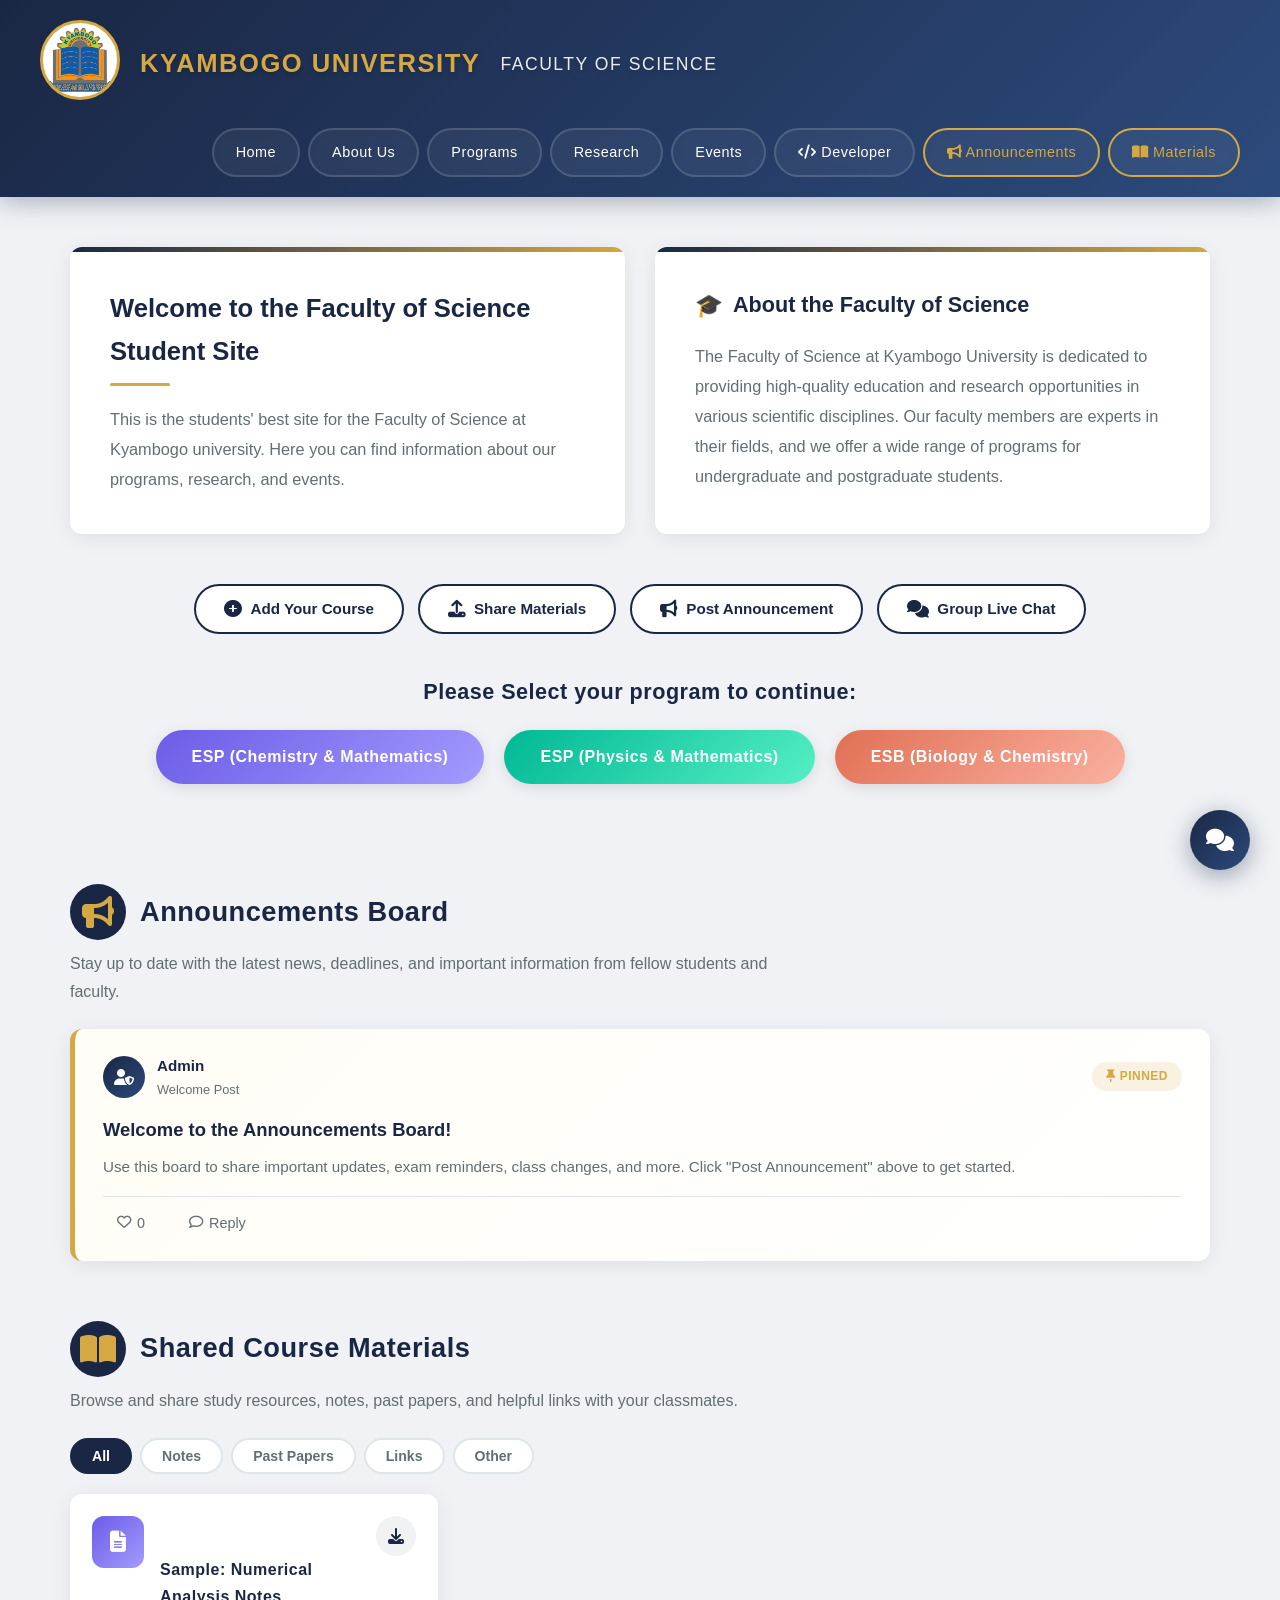
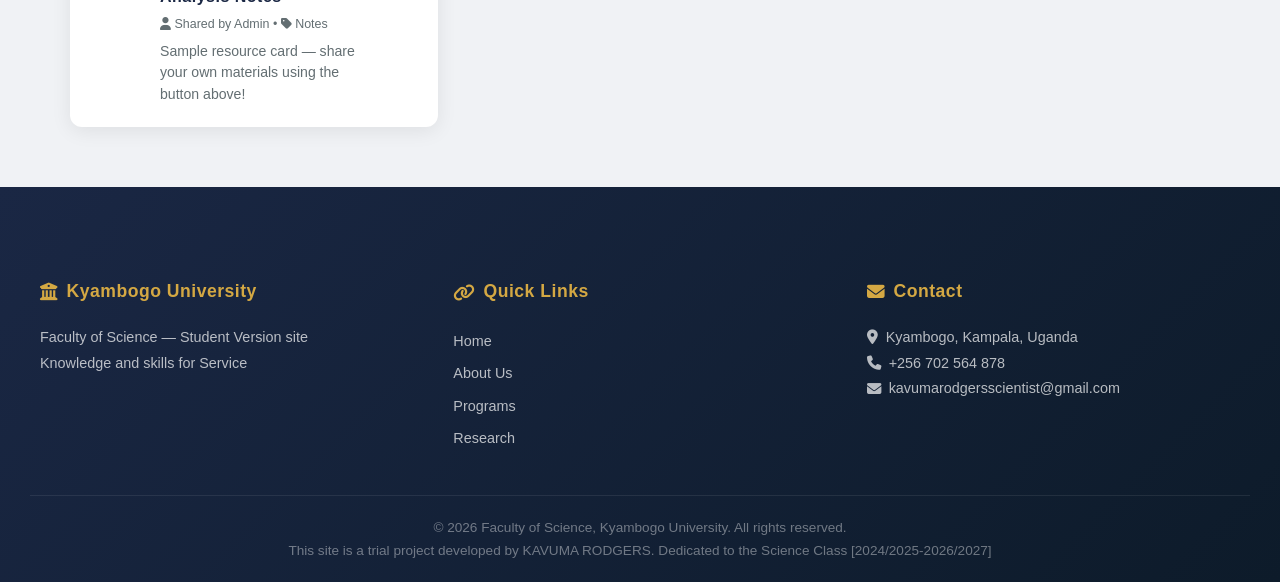
<file: index.html>
<!DOCTYPE html>
<html lang="en">
<head>
    <meta charset="UTF-8">
    <meta name="viewport" content="width=device-width, initial-scale=1.0">
    <title>ESP-SITE</title>
    <link rel="stylesheet" href="style.css">
    <link rel="stylesheet" href="https://cdnjs.cloudflare.com/ajax/libs/font-awesome/6.5.0/css/all.min.css">
</head>
<body>

    <!-- ============ NAVIGATION (ORIGINAL + NEW LINKS) ============ -->
    <nav>
        <div class="logo">
            <img src="kyambogo-logo.png" alt="Kyambogo University Logo" class="logo" width="100" height="100">
        </div>
        <h1>KYAMBOGO UNIVERSITY</h1>
        <h1>Faculty of Science</h1>
        <div class="nav-buttons">
            <a href="index.html" class="nav-button">Home</a>
            <a href="about.html" class="nav-button">About Us</a>
            <a href="programs.html" class="nav-button">Programs</a>
            <a href="research.html" class="nav-button">Research</a>
            <a href="events.html" class="nav-button">Events</a>
            <a href="developer.html" class="nav-button"><i class="fas fa-code"></i> Developer</a>
            <a href="#announcements-section" class="nav-button nav-new"><i class="fas fa-bullhorn"></i> Announcements</a>
            <a href="#materials-section" class="nav-button nav-new"><i class="fas fa-book-open"></i> Materials</a>
        </div>
    </nav>

    <!-- ============ WELCOME SECTION (ORIGINAL) ============ -->
    <div class="welcome-container">
        <div class="welcome">
            <h2>Welcome to the Faculty of Science Student Site</h2>
            <p>This is the students' best site for the Faculty of Science at Kyambogo university.
                Here you can find information about our programs, research, and events.
            </p>
        </div>
        <div class="faculty-info">
            <h3>About the Faculty of Science</h3>
            <p>The Faculty of Science at Kyambogo University is dedicated to providing high-quality
                education and research opportunities in various scientific disciplines.
                Our faculty members are experts in their fields, and we offer a wide
                range of programs for undergraduate and postgraduate students.</p>
        </div>
    </div>

    <!-- ============ QUICK ACTIONS BAR (NEW) ============ -->
    <div class="quick-actions">
        <button class="action-btn" id="open-add-course"><i class="fas fa-plus-circle"></i> Add Your Course</button>
        <button class="action-btn" id="open-share-material"><i class="fas fa-upload"></i> Share Materials</button>
        <button class="action-btn" id="open-post-announcement"><i class="fas fa-bullhorn"></i> Post Announcement</button>
        <button class="action-btn" id="toggle-chat-btn"><i class="fas fa-comments"></i> Group Live Chat</button>
    </div>

    <!-- ============ PROGRAM SELECTION (ORIGINAL) ============ -->
    <h4>Please Select your program to continue:</h4>
    <div class="program-buttons">
        <button id="chem-math-btn">ESP (Chemistry &amp; Mathematics)</button>
        <button id="phy-math-btn">ESP (Physics &amp; Mathematics)</button>
        <button id="bio-chem-btn">ESB (Biology &amp; Chemistry)</button>
    </div>

    <!-- ============ DYNAMIC CONTENT AREA (ORIGINAL) ============ -->
    <div id="text-area"></div>

    <!-- ============ ANNOUNCEMENTS SECTION (NEW) ============ -->
    <section id="announcements-section" class="feature-section">
        <div class="section-header">
            <i class="fas fa-bullhorn"></i>
            <h2>Announcements Board</h2>
        </div>
        <div class="section-description">
            <p>Stay up to date with the latest news, deadlines, and important information from fellow students and faculty.</p>
        </div>
        <div id="announcements-list" class="announcements-list">
            <!-- Default sample announcement -->
            <div class="announcement-card pinned">
                <div class="announcement-header">
                    <div class="announcement-avatar"><i class="fas fa-user-shield"></i></div>
                    <div class="announcement-meta">
                        <span class="announcement-author">Admin</span>
                        <span class="announcement-date">Welcome Post</span>
                    </div>
                    <span class="announcement-badge badge-pinned"><i class="fas fa-thumbtack"></i> Pinned</span>
                </div>
                <h3 class="announcement-title">Welcome to the Announcements Board!</h3>
                <p class="announcement-body">Use this board to share important updates, exam reminders, class changes, and more. Click "Post Announcement" above to get started.</p>
                <div class="announcement-footer">
                    <button class="like-btn" onclick="likeAnnouncement(this)"><i class="far fa-heart"></i> <span>0</span></button>
                    <button class="reply-btn" onclick="toggleReply(this)"><i class="far fa-comment"></i> Reply</button>
                </div>
                <div class="reply-section" style="display:none;">
                    <div class="replies-container"></div>
                    <div class="reply-input-row">
                        <input type="text" placeholder="Write a reply..." class="reply-input">
                        <button class="reply-send-btn" onclick="sendReply(this)"><i class="fas fa-paper-plane"></i></button>
                    </div>
                </div>
            </div>
        </div>
    </section>

    <!-- ============ SHARED MATERIALS SECTION (NEW) ============ -->
    <section id="materials-section" class="feature-section">
        <div class="section-header">
            <i class="fas fa-book-open"></i>
            <h2>Shared Course Materials</h2>
        </div>
        <div class="section-description">
            <p>Browse and share study resources, notes, past papers, and helpful links with your classmates.</p>
        </div>
        <div class="materials-filter">
            <button class="filter-btn active" onclick="filterMaterials('all', this)">All</button>
            <button class="filter-btn" onclick="filterMaterials('notes', this)">Notes</button>
            <button class="filter-btn" onclick="filterMaterials('past-paper', this)">Past Papers</button>
            <button class="filter-btn" onclick="filterMaterials('link', this)">Links</button>
            <button class="filter-btn" onclick="filterMaterials('other', this)">Other</button>
        </div>
        <div id="materials-list" class="materials-grid">
            <!-- Sample material card -->
            <div class="material-card" data-type="notes">
                <div class="material-icon notes"><i class="fas fa-file-alt"></i></div>
                <div class="material-info">
                    <h4>Sample: Numerical Analysis Notes</h4>
                    <p class="material-meta"><i class="fas fa-user"></i> Shared by Admin &bull; <i class="fas fa-tag"></i> Notes</p>
                    <p class="material-desc">Sample resource card — share your own materials using the button above!</p>
                </div>
                <div class="material-actions">
                    <button class="material-download" onclick="alert('This is a sample card.')"><i class="fas fa-download"></i></button>
                </div>
            </div>
        </div>
    </section>

    <!-- ============ ADD COURSE MODAL (NEW) ============ -->
    <div class="modal-overlay" id="add-course-modal">
        <div class="modal">
            <div class="modal-header">
                <h2><i class="fas fa-plus-circle"></i> Add Your Course</h2>
                <button class="modal-close" onclick="closeModal('add-course-modal')">&times;</button>
            </div>
            <form id="add-course-form" onsubmit="handleAddCourse(event)">
                <div class="form-group">
                    <label for="course-program">Select Program</label>
                    <select id="course-program" required>
                        <option value="">-- Choose Program --</option>
                        <option value="chem-math">ESP (Chemistry & Mathematics)</option>
                        <option value="phy-math">ESP (Physics & Mathematics)</option>
                        <option value="bio-chem">ESB (Biology & Chemistry)</option>
                    </select>
                </div>
                <div class="form-group">
                    <label for="course-code">Course Code</label>
                    <input type="text" id="course-code" placeholder="e.g. SMT 221" required>
                </div>
                <div class="form-group">
                    <label for="course-name">Course Name</label>
                    <input type="text" id="course-name" placeholder="e.g. Numerical Analysis I" required>
                </div>
                <div class="form-group">
                    <label for="course-lecturer">Lecturer</label>
                    <input type="text" id="course-lecturer" placeholder="e.g. Dr. Nuwagaba Savannah" required>
                </div>
                <div class="form-row">
                    <div class="form-group">
                        <label for="course-day">Day</label>
                        <select id="course-day" required>
                            <option value="">-- Day --</option>
                            <option value="monday">Monday</option>
                            <option value="tuesday">Tuesday</option>
                            <option value="wednesday">Wednesday</option>
                            <option value="thursday">Thursday</option>
                            <option value="friday">Friday</option>
                        </select>
                    </div>
                    <div class="form-group">
                        <label for="course-time">Time Slot</label>
                        <select id="course-time" required>
                            <option value="">-- Time --</option>
                            <option value="08:00AM-10:00AM">08:00 AM – 10:00 AM</option>
                            <option value="10:00AM-12:00PM">10:00 AM – 12:00 PM</option>
                            <option value="12:00PM-02:00PM">12:00 PM – 02:00 PM</option>
                            <option value="02:00PM-04:00PM">02:00 PM – 04:00 PM</option>
                        </select>
                    </div>
                </div>
                <button type="submit" class="form-submit"><i class="fas fa-check"></i> Add Course</button>
            </form>
        </div>
    </div>

    <!-- ============ SHARE MATERIAL MODAL (NEW) ============ -->
    <div class="modal-overlay" id="share-material-modal">
        <div class="modal">
            <div class="modal-header">
                <h2><i class="fas fa-upload"></i> Share Course Material</h2>
                <button class="modal-close" onclick="closeModal('share-material-modal')">&times;</button>
            </div>
            <form id="share-material-form" onsubmit="handleShareMaterial(event)">
                <div class="form-group">
                    <label for="material-title">Title</label>
                    <input type="text" id="material-title" placeholder="e.g. Probability Theory Past Paper 2023" required>
                </div>
                <div class="form-group">
                    <label for="material-type">Type</label>
                    <select id="material-type" required>
                        <option value="">-- Select Type --</option>
                        <option value="notes">Notes</option>
                        <option value="past-paper">Past Paper</option>
                        <option value="link">Link / URL</option>
                        <option value="other">Other</option>
                    </select>
                </div>
                <div class="form-group">
                    <label for="material-author">Your Name</label>
                    <input type="text" id="material-author" placeholder="e.g. John Doe" required>
                </div>
                <div class="form-group">
                    <label for="material-description">Description</label>
                    <textarea id="material-description" rows="3" placeholder="Brief description of the material..." required></textarea>
                </div>
                <div class="form-group">
                    <label for="material-link">Link (Google Drive, Dropbox, etc.)</label>
                    <input type="url" id="material-link" placeholder="https://drive.google.com/...">
                </div>
                <div class="form-group">
                    <label for="material-file">Or Upload File</label>
                    <div class="file-upload-area" id="file-upload-area">
                        <i class="fas fa-cloud-upload-alt"></i>
                        <p>Drag & drop file here or <span>browse</span></p>
                        <input type="file" id="material-file" class="file-input">
                        <span class="file-name" id="file-name-display"></span>
                    </div>
                </div>
                <button type="submit" class="form-submit"><i class="fas fa-share"></i> Share Material</button>
            </form>
        </div>
    </div>

    <!-- ============ POST ANNOUNCEMENT MODAL (NEW) ============ -->
    <div class="modal-overlay" id="post-announcement-modal">
        <div class="modal">
            <div class="modal-header">
                <h2><i class="fas fa-bullhorn"></i> Post Announcement</h2>
                <button class="modal-close" onclick="closeModal('post-announcement-modal')">&times;</button>
            </div>
            <form id="post-announcement-form" onsubmit="handlePostAnnouncement(event)">
                <div class="form-group">
                    <label for="announce-author">Your Name</label>
                    <input type="text" id="announce-author" placeholder="e.g. Jane Doe" required>
                </div>
                <div class="form-group">
                    <label for="announce-category">Category</label>
                    <select id="announce-category" required>
                        <option value="">-- Select --</option>
                        <option value="general">General</option>
                        <option value="exam">Exam / Test</option>
                        <option value="deadline">Deadline</option>
                        <option value="event">Event</option>
                        <option value="urgent">Urgent</option>
                    </select>
                </div>
                <div class="form-group">
                    <label for="announce-title">Title</label>
                    <input type="text" id="announce-title" placeholder="e.g. Mid-Semester Exam Timetable Released" required>
                </div>
                <div class="form-group">
                    <label for="announce-body">Message</label>
                    <textarea id="announce-body" rows="5" placeholder="Write your announcement here..." required></textarea>
                </div>
                <button type="submit" class="form-submit"><i class="fas fa-paper-plane"></i> Post Announcement</button>
            </form>
        </div>
    </div>

    <!-- ============ GROUP LIVE CHAT WIDGET (NEW) ============ -->
    <div class="chat-widget" id="chat-widget">
        <div class="chat-header" id="chat-header">
            <div class="chat-header-info">
                <div class="chat-status-dot"></div>
                <h3>Group Live Chat</h3>
                <span class="online-count" id="online-count">1 online</span>
            </div>
            <div class="chat-header-actions">
                <button class="chat-minimize" id="chat-minimize"><i class="fas fa-minus"></i></button>
                <button class="chat-close-btn" id="chat-close-btn"><i class="fas fa-times"></i></button>
            </div>
        </div>
        <div class="chat-body" id="chat-body">
            <div class="chat-welcome-msg">
                <i class="fas fa-comments"></i>
                <p>Welcome to the group chat! Say hello to your classmates 👋</p>
            </div>
            <div id="chat-messages">
                <!-- Messages rendered here -->
            </div>
        </div>
        <div class="chat-typing" id="chat-typing" style="display:none;">
            <span class="typing-dots"><span></span><span></span><span></span></span>
            <span>Someone is typing...</span>
        </div>
        <div class="chat-footer">
            <div class="chat-name-bar" id="chat-name-bar">
                <input type="text" id="chat-username" placeholder="Enter your name to join..." class="chat-name-input">
                <button id="chat-join-btn" class="chat-join-btn"><i class="fas fa-sign-in-alt"></i> Join</button>
            </div>
            <div class="chat-input-bar" id="chat-input-bar" style="display:none;">
                <button class="chat-emoji-btn" id="chat-emoji-btn"><i class="far fa-smile"></i></button>
                <input type="text" id="chat-input" placeholder="Type a message..." class="chat-input">
                <button id="chat-send" class="chat-send-btn"><i class="fas fa-paper-plane"></i></button>
            </div>
            <div class="emoji-picker" id="emoji-picker" style="display:none;">
                <span onclick="insertEmoji('😀')">😀</span><span onclick="insertEmoji('😂')">😂</span>
                <span onclick="insertEmoji('😍')">😍</span><span onclick="insertEmoji('🤔')">🤔</span>
                <span onclick="insertEmoji('👍')">👍</span><span onclick="insertEmoji('👏')">👏</span>
                <span onclick="insertEmoji('🔥')">🔥</span><span onclick="insertEmoji('💯')">💯</span>
                <span onclick="insertEmoji('📚')">📚</span><span onclick="insertEmoji('✅')">✅</span>
                <span onclick="insertEmoji('❤️')">❤️</span><span onclick="insertEmoji('😎')">😎</span>
                <span onclick="insertEmoji('🎓')">🎓</span><span onclick="insertEmoji('✍️')">✍️</span>
                <span onclick="insertEmoji('👋')">👋</span><span onclick="insertEmoji('🙏')">🙏</span>
            </div>
        </div>
    </div>

    <!-- ============ FLOATING CHAT TOGGLE BUBBLE (NEW) ============ -->
    <button class="chat-fab" id="chat-fab" title="Open Group Chat">
        <i class="fas fa-comments"></i>
        <span class="chat-fab-badge" id="chat-fab-badge" style="display:none;">0</span>
    </button>

    <!-- ============ TOAST NOTIFICATION (NEW) ============ -->
    <div class="toast-container" id="toast-container"></div>

    <!-- ============ FOOTER (NEW) ============ -->
    <footer>
        <div class="footer-content">
            <div class="footer-col">
                <h4><i class="fas fa-university"></i> Kyambogo University</h4>
                <p>Faculty of Science — Student Version site</p>
                <p>Knowledge and skills for Service</p>
            </div>
            <div class="footer-col">
                <h4><i class="fas fa-link"></i> Quick Links</h4>
                <a href="index.html">Home</a>
                <a href="about.html">About Us</a>
                <a href="programs.html">Programs</a>
                <a href="research.html">Research</a>
            </div>
            <div class="footer-col">
                <h4><i class="fas fa-envelope"></i> Contact</h4>
                <p><i class="fas fa-map-marker-alt"></i> Kyambogo, Kampala, Uganda</p>
                <p><i class="fas fa-phone"></i> +256 702 564 878</p>
                <p><i class="fas fa-envelope"></i> kavumarodgersscientist@gmail.com</p>
            </div>
        </div>
        <div class="footer-bottom">
            <p>&copy; 2026 Faculty of Science, Kyambogo University. All rights reserved. </p>
            <p>This site is a trial project developed by KAVUMA RODGERS. Dedicated to the Science Class [2024/2025-2026/2027]</p>
        </div>
    </footer>

    <script src="app.js"></script>
</body>
</html>
</file>
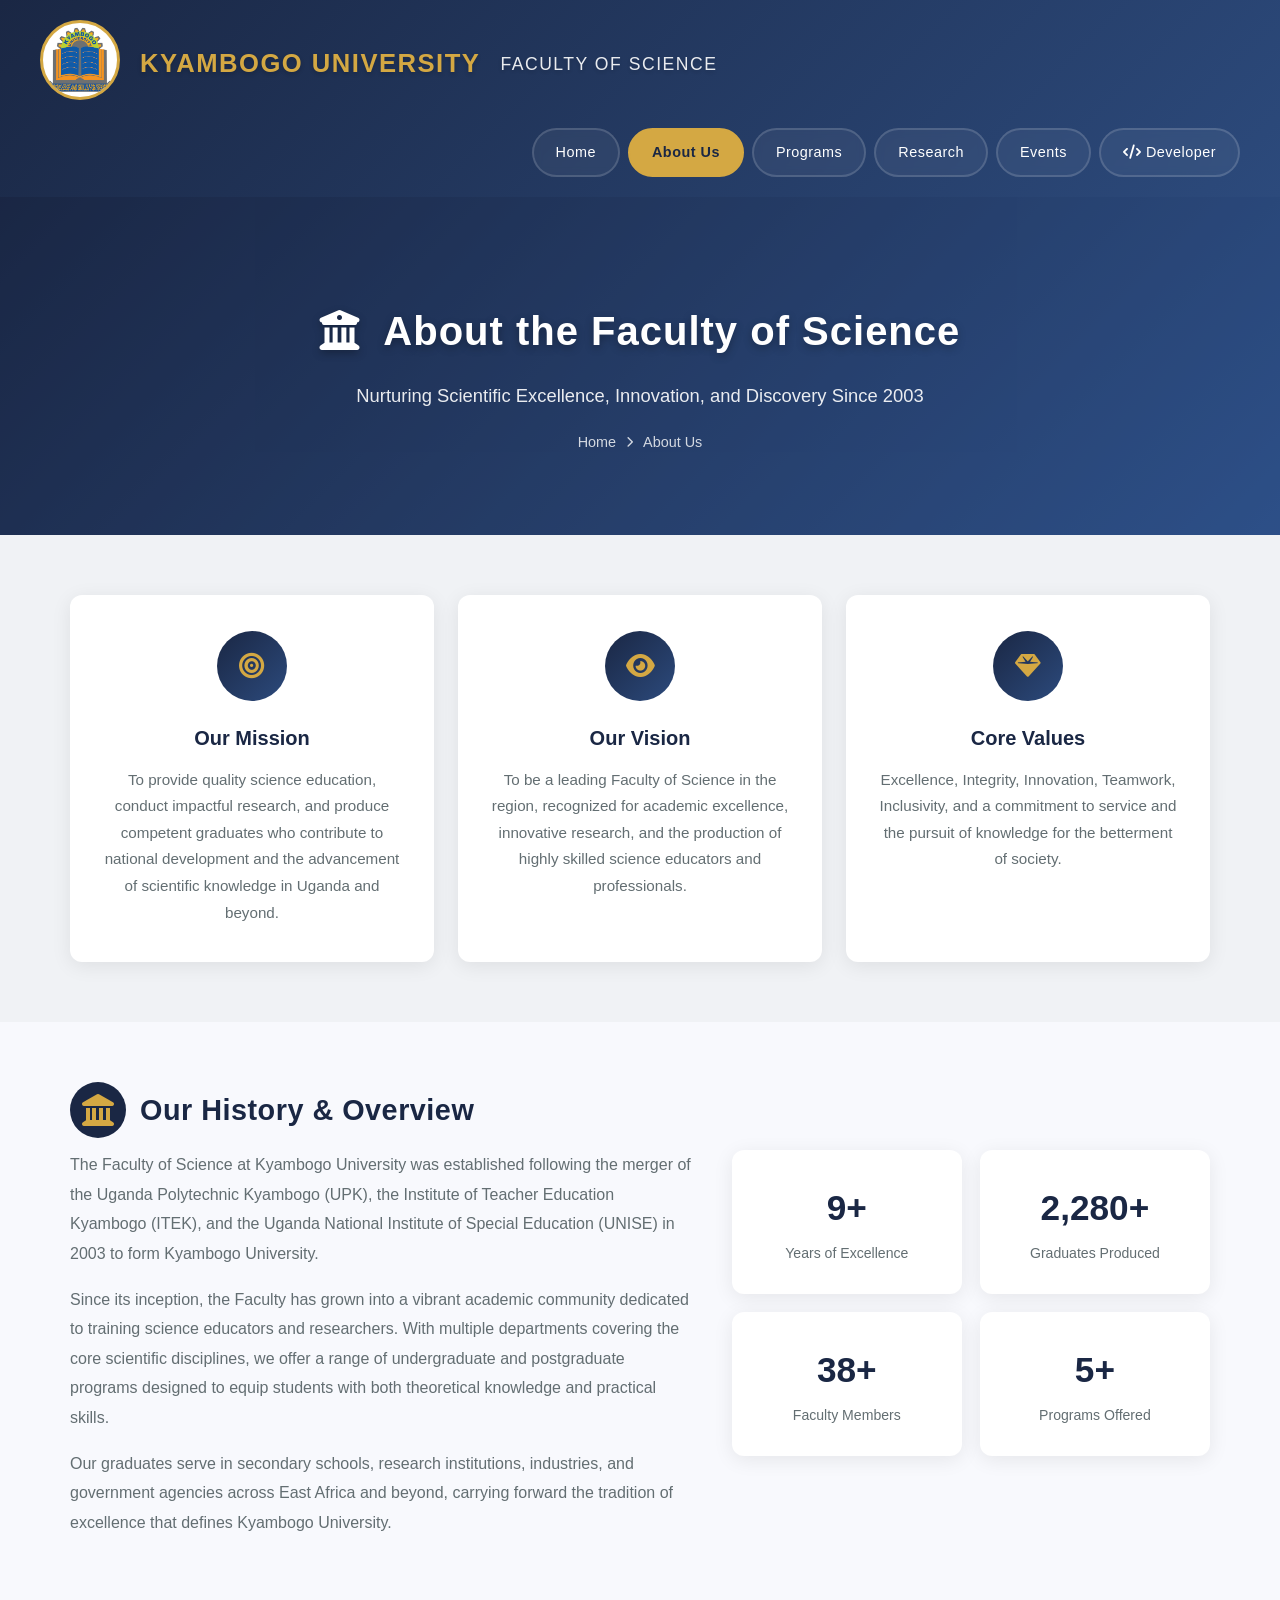
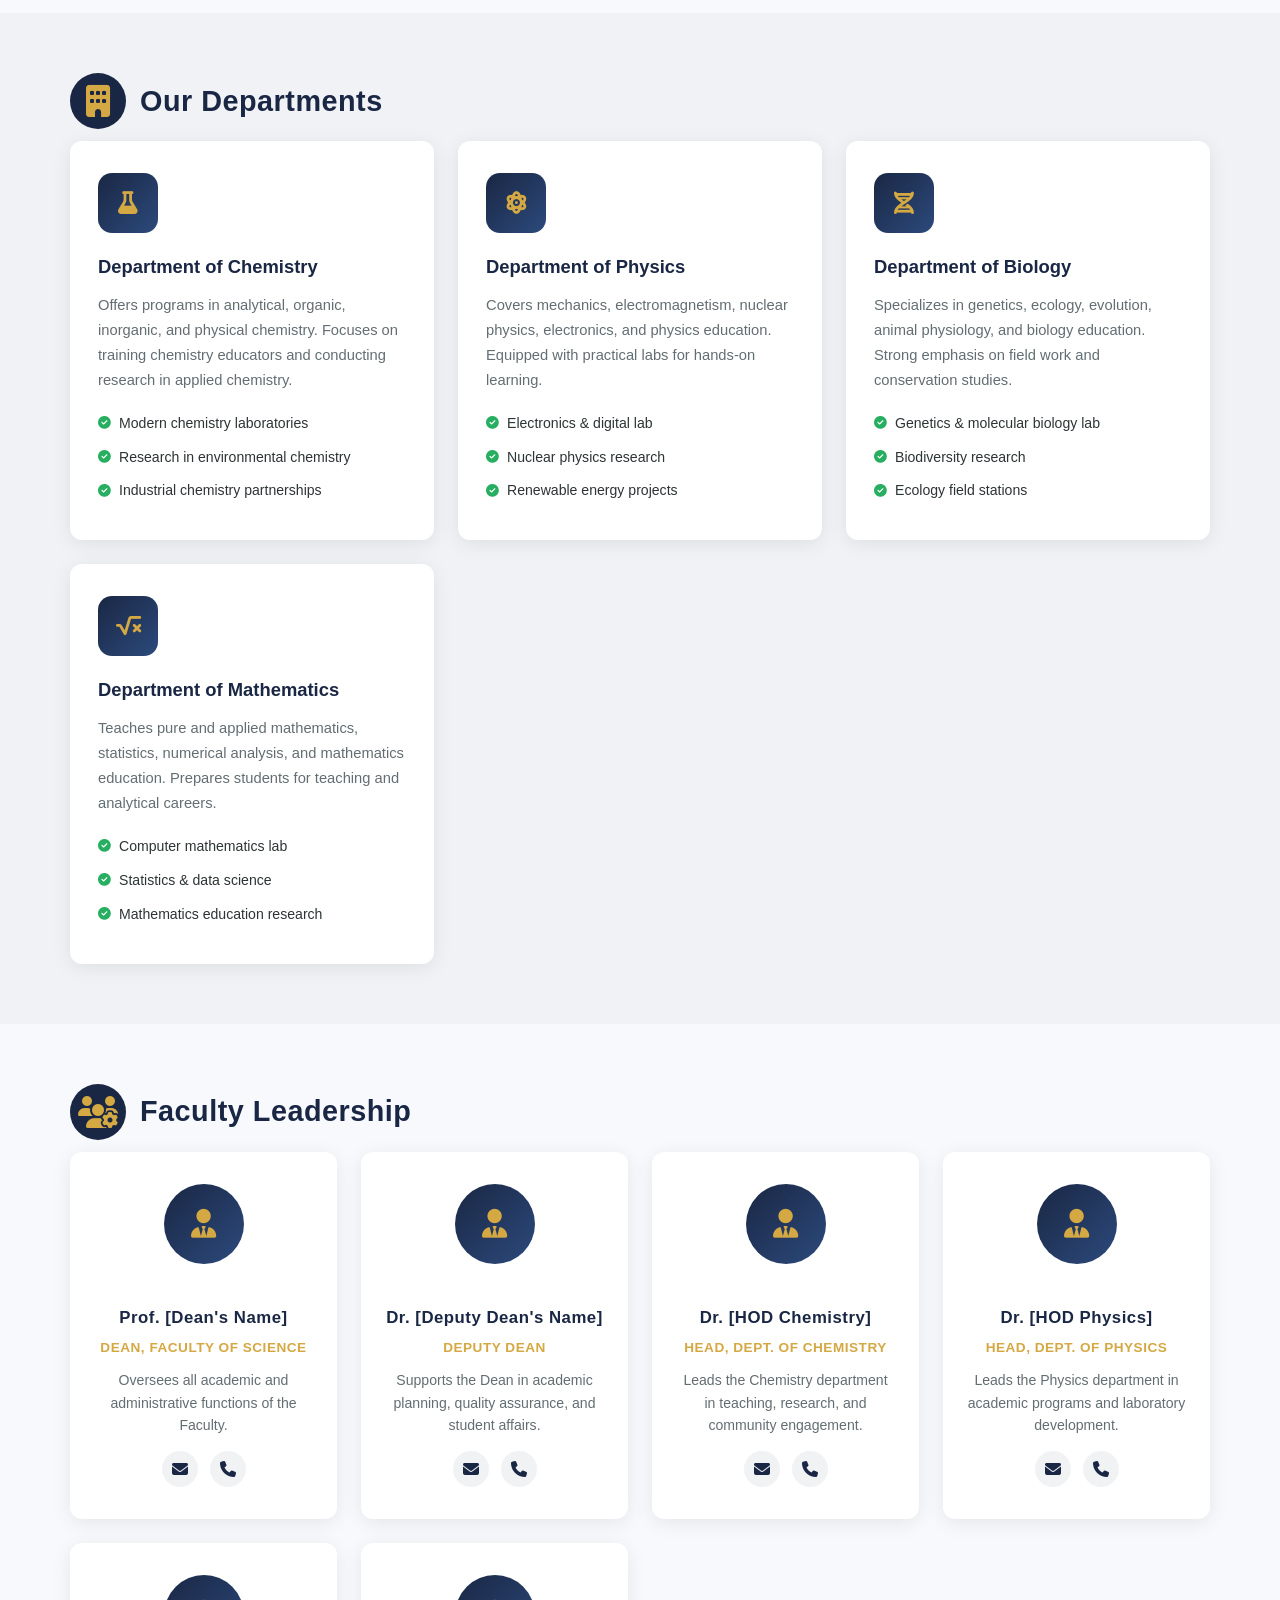
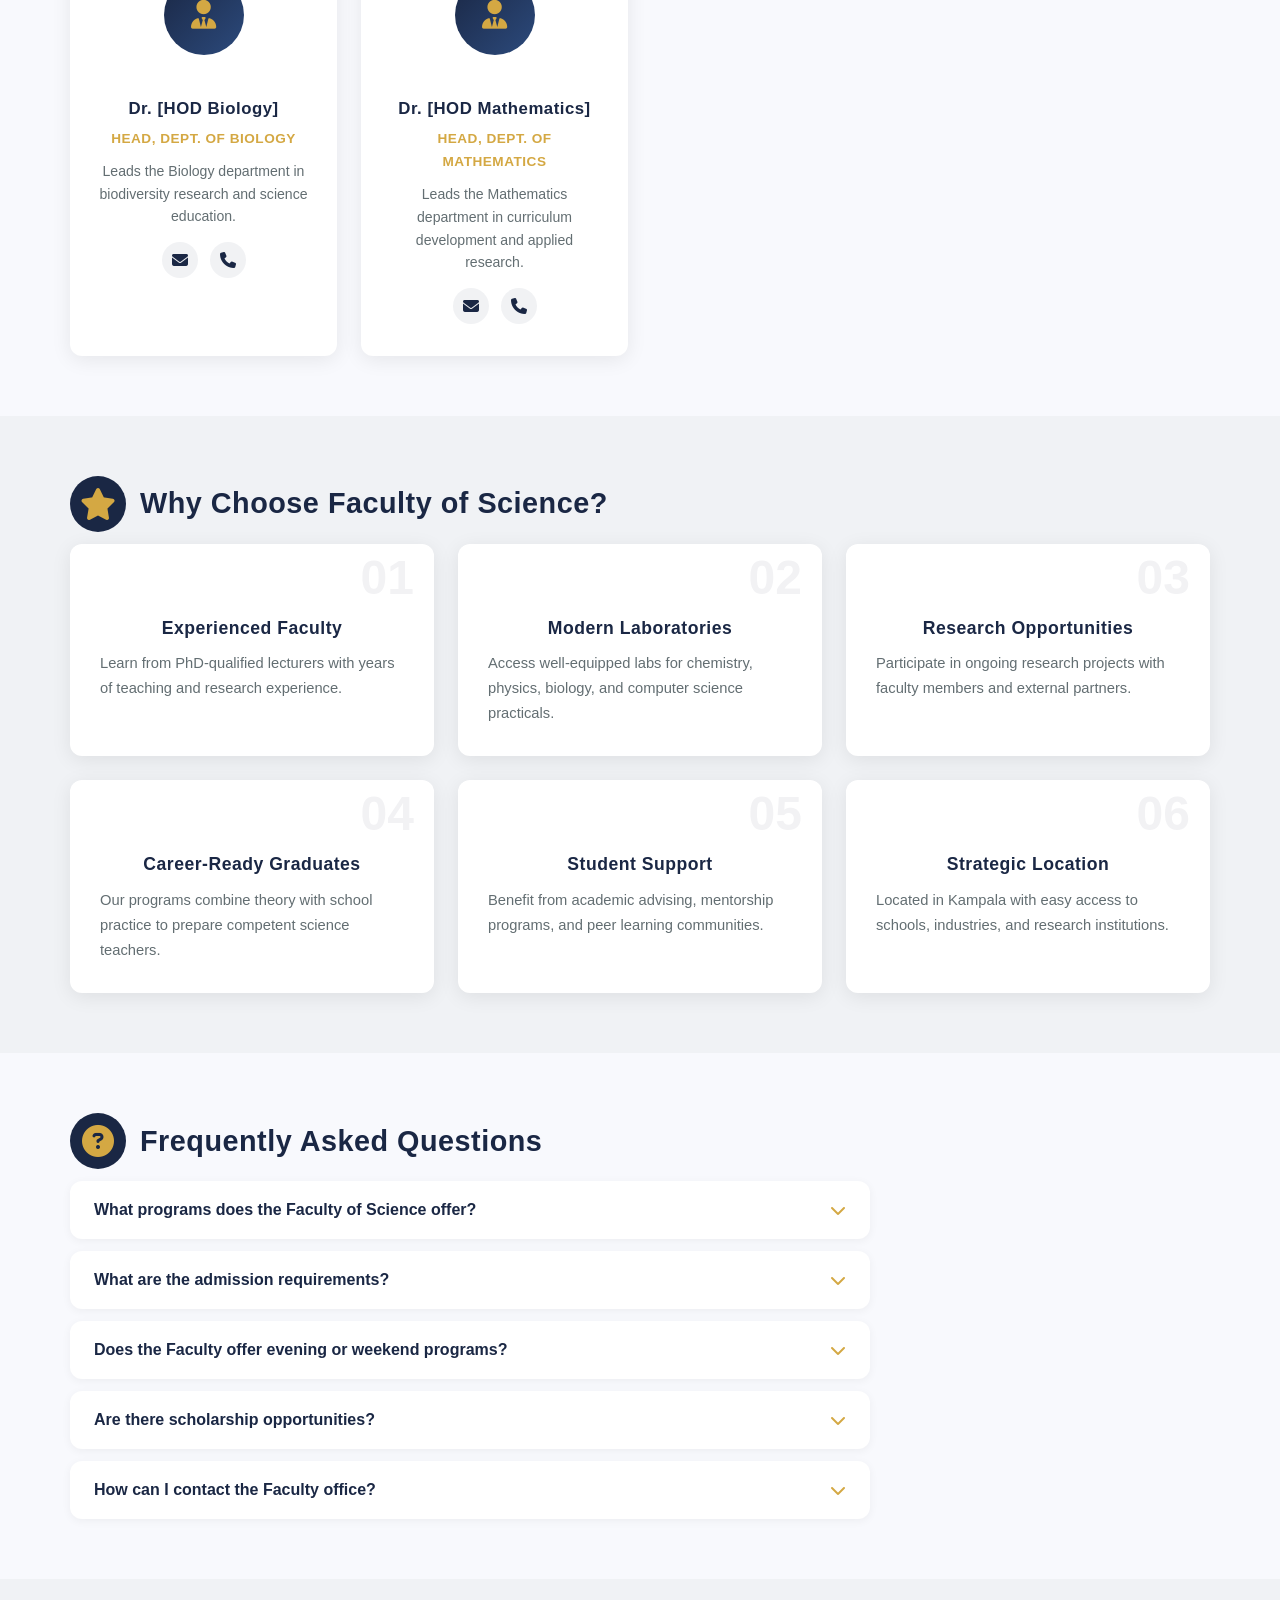
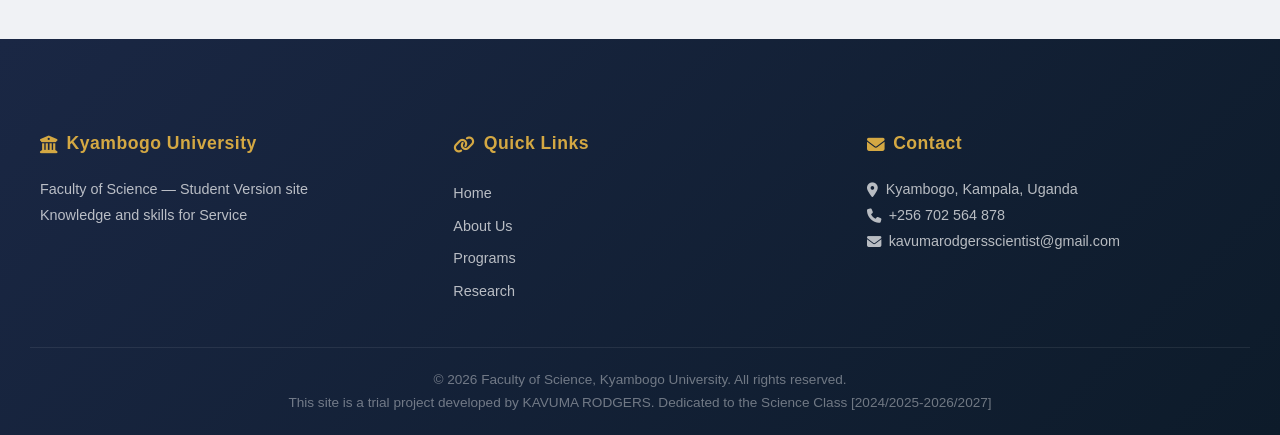
<file: about.html>
<!-- ==================== about.html ==================== -->
<!DOCTYPE html>
<html lang="en">
<head>
    <meta charset="UTF-8">
    <meta name="viewport" content="width=device-width, initial-scale=1.0">
    <title>About Us - Faculty of Science | Kyambogo University</title>
    <link rel="stylesheet" href="style.css">
    <link rel="stylesheet" href="https://cdnjs.cloudflare.com/ajax/libs/font-awesome/6.5.0/css/all.min.css">
</head>
<body>

    <!-- NAVIGATION -->
    <nav>
        <div class="logo">
            <img src="kyambogo-logo.png" alt="Kyambogo University Logo" class="logo" width="100" height="100">
        </div>
        <h1>KYAMBOGO UNIVERSITY</h1>
        <h1>Faculty of Science</h1>
        <div class="nav-buttons">
            <a href="index.html" class="nav-button">Home</a>
            <a href="about.html" class="nav-button active-page">About Us</a>
            <a href="programs.html" class="nav-button">Programs</a>
            <a href="research.html" class="nav-button">Research</a>
            <a href="events.html" class="nav-button">Events</a>
            <a href="developer.html" class="nav-button"><i class="fas fa-code"></i> Developer</a>
        </div>
    </nav>

    <!-- PAGE HERO BANNER -->
    <section class="page-hero about-hero">
        <div class="hero-overlay"></div>
        <div class="hero-content">
            <h1><i class="fas fa-university"></i> About the Faculty of Science</h1>
            <p>Nurturing Scientific Excellence, Innovation, and Discovery Since 2003</p>
            <div class="hero-breadcrumb">
                <a href="index.html">Home</a> <i class="fas fa-chevron-right"></i> <span>About Us</span>
            </div>
        </div>
    </section>

    <!-- MISSION, VISION, VALUES -->
    <section class="content-section">
        <div class="section-container">
            <div class="mvv-grid">
                <div class="mvv-card">
                    <div class="mvv-icon"><i class="fas fa-bullseye"></i></div>
                    <h3>Our Mission</h3>
                    <p>To provide quality science education, conduct impactful research, and produce 
                    competent graduates who contribute to national development and the advancement 
                    of scientific knowledge in Uganda and beyond.</p>
                </div>
                <div class="mvv-card">
                    <div class="mvv-icon"><i class="fas fa-eye"></i></div>
                    <h3>Our Vision</h3>
                    <p>To be a leading Faculty of Science in the region, recognized for academic 
                    excellence, innovative research, and the production of highly skilled science 
                    educators and professionals.</p>
                </div>
                <div class="mvv-card">
                    <div class="mvv-icon"><i class="fas fa-gem"></i></div>
                    <h3>Core Values</h3>
                    <p>Excellence, Integrity, Innovation, Teamwork, Inclusivity, and a commitment 
                    to service and the pursuit of knowledge for the betterment of society.</p>
                </div>
            </div>
        </div>
    </section>

    <!-- HISTORY & OVERVIEW -->
    <section class="content-section alt-bg">
        <div class="section-container">
            <div class="section-title">
                <i class="fas fa-landmark"></i>
                <h2>Our History & Overview</h2>
            </div>
            <div class="two-col-layout">
                <div class="text-block">
                    <p>The Faculty of Science at Kyambogo University was established following the 
                    merger of the Uganda Polytechnic Kyambogo (UPK), the Institute of Teacher 
                    Education Kyambogo (ITEK), and the Uganda National Institute of Special 
                    Education (UNISE) in 2003 to form Kyambogo University.</p>
                    <p>Since its inception, the Faculty has grown into a vibrant academic community 
                    dedicated to training science educators and researchers. With multiple departments 
                    covering the core scientific disciplines, we offer a range of undergraduate and 
                    postgraduate programs designed to equip students with both theoretical knowledge 
                    and practical skills.</p>
                    <p>Our graduates serve in secondary schools, research institutions, industries, 
                    and government agencies across East Africa and beyond, carrying forward the 
                    tradition of excellence that defines Kyambogo University.</p>
                </div>
                <div class="stats-block">
                    <div class="stat-card">
                        <div class="stat-number" data-target="20">0</div>
                        <div class="stat-label">Years of Excellence</div>
                    </div>
                    <div class="stat-card">
                        <div class="stat-number" data-target="5000">0</div>
                        <div class="stat-label">Graduates Produced</div>
                    </div>
                    <div class="stat-card">
                        <div class="stat-number" data-target="85">0</div>
                        <div class="stat-label">Faculty Members</div>
                    </div>
                    <div class="stat-card">
                        <div class="stat-number" data-target="12">0</div>
                        <div class="stat-label">Programs Offered</div>
                    </div>
                </div>
            </div>
        </div>
    </section>

    <!-- DEPARTMENTS -->
    <section class="content-section">
        <div class="section-container">
            <div class="section-title">
                <i class="fas fa-building"></i>
                <h2>Our Departments</h2>
            </div>
            <div class="dept-grid">
                <div class="dept-card">
                    <div class="dept-icon"><i class="fas fa-flask"></i></div>
                    <h3>Department of Chemistry</h3>
                    <p>Offers programs in analytical, organic, inorganic, and physical chemistry. 
                    Focuses on training chemistry educators and conducting research in applied chemistry.</p>
                    <ul class="dept-highlights">
                        <li><i class="fas fa-check-circle"></i> Modern chemistry laboratories</li>
                        <li><i class="fas fa-check-circle"></i> Research in environmental chemistry</li>
                        <li><i class="fas fa-check-circle"></i> Industrial chemistry partnerships</li>
                    </ul>
                </div>
                <div class="dept-card">
                    <div class="dept-icon"><i class="fas fa-atom"></i></div>
                    <h3>Department of Physics</h3>
                    <p>Covers mechanics, electromagnetism, nuclear physics, electronics, and physics 
                    education. Equipped with practical labs for hands-on learning.</p>
                    <ul class="dept-highlights">
                        <li><i class="fas fa-check-circle"></i> Electronics & digital lab</li>
                        <li><i class="fas fa-check-circle"></i> Nuclear physics research</li>
                        <li><i class="fas fa-check-circle"></i> Renewable energy projects</li>
                    </ul>
                </div>
                <div class="dept-card">
                    <div class="dept-icon"><i class="fas fa-dna"></i></div>
                    <h3>Department of Biology</h3>
                    <p>Specializes in genetics, ecology, evolution, animal physiology, and biology 
                    education. Strong emphasis on field work and conservation studies.</p>
                    <ul class="dept-highlights">
                        <li><i class="fas fa-check-circle"></i> Genetics & molecular biology lab</li>
                        <li><i class="fas fa-check-circle"></i> Biodiversity research</li>
                        <li><i class="fas fa-check-circle"></i> Ecology field stations</li>
                    </ul>
                </div>
                <div class="dept-card">
                    <div class="dept-icon"><i class="fas fa-square-root-alt"></i></div>
                    <h3>Department of Mathematics</h3>
                    <p>Teaches pure and applied mathematics, statistics, numerical analysis, and 
                    mathematics education. Prepares students for teaching and analytical careers.</p>
                    <ul class="dept-highlights">
                        <li><i class="fas fa-check-circle"></i> Computer mathematics lab</li>
                        <li><i class="fas fa-check-circle"></i> Statistics & data science</li>
                        <li><i class="fas fa-check-circle"></i> Mathematics education research</li>
                    </ul>
                </div>
            </div>
        </div>
    </section>

    <!-- LEADERSHIP TEAM -->
    <section class="content-section alt-bg">
        <div class="section-container">
            <div class="section-title">
                <i class="fas fa-users-cog"></i>
                <h2>Faculty Leadership</h2>
            </div>
            <div class="leadership-grid">
                <div class="leader-card">
                    <div class="leader-avatar">
                        <i class="fas fa-user-tie"></i>
                    </div>
                    <h4>Prof. [Dean's Name]</h4>
                    <span class="leader-role">Dean, Faculty of Science</span>
                    <p>Oversees all academic and administrative functions of the Faculty.</p>
                    <div class="leader-contact">
                        <a href="#"><i class="fas fa-envelope"></i></a>
                        <a href="#"><i class="fas fa-phone"></i></a>
                    </div>
                </div>
                <div class="leader-card">
                    <div class="leader-avatar">
                        <i class="fas fa-user-tie"></i>
                    </div>
                    <h4>Dr. [Deputy Dean's Name]</h4>
                    <span class="leader-role">Deputy Dean</span>
                    <p>Supports the Dean in academic planning, quality assurance, and student affairs.</p>
                    <div class="leader-contact">
                        <a href="#"><i class="fas fa-envelope"></i></a>
                        <a href="#"><i class="fas fa-phone"></i></a>
                    </div>
                </div>
                <div class="leader-card">
                    <div class="leader-avatar">
                        <i class="fas fa-user-tie"></i>
                    </div>
                    <h4>Dr. [HOD Chemistry]</h4>
                    <span class="leader-role">Head, Dept. of Chemistry</span>
                    <p>Leads the Chemistry department in teaching, research, and community engagement.</p>
                    <div class="leader-contact">
                        <a href="#"><i class="fas fa-envelope"></i></a>
                        <a href="#"><i class="fas fa-phone"></i></a>
                    </div>
                </div>
                <div class="leader-card">
                    <div class="leader-avatar">
                        <i class="fas fa-user-tie"></i>
                    </div>
                    <h4>Dr. [HOD Physics]</h4>
                    <span class="leader-role">Head, Dept. of Physics</span>
                    <p>Leads the Physics department in academic programs and laboratory development.</p>
                    <div class="leader-contact">
                        <a href="#"><i class="fas fa-envelope"></i></a>
                        <a href="#"><i class="fas fa-phone"></i></a>
                    </div>
                </div>
                <div class="leader-card">
                    <div class="leader-avatar">
                        <i class="fas fa-user-tie"></i>
                    </div>
                    <h4>Dr. [HOD Biology]</h4>
                    <span class="leader-role">Head, Dept. of Biology</span>
                    <p>Leads the Biology department in biodiversity research and science education.</p>
                    <div class="leader-contact">
                        <a href="#"><i class="fas fa-envelope"></i></a>
                        <a href="#"><i class="fas fa-phone"></i></a>
                    </div>
                </div>
                <div class="leader-card">
                    <div class="leader-avatar">
                        <i class="fas fa-user-tie"></i>
                    </div>
                    <h4>Dr. [HOD Mathematics]</h4>
                    <span class="leader-role">Head, Dept. of Mathematics</span>
                    <p>Leads the Mathematics department in curriculum development and applied research.</p>
                    <div class="leader-contact">
                        <a href="#"><i class="fas fa-envelope"></i></a>
                        <a href="#"><i class="fas fa-phone"></i></a>
                    </div>
                </div>
            </div>
        </div>
    </section>

    <!-- WHY CHOOSE US -->
    <section class="content-section">
        <div class="section-container">
            <div class="section-title">
                <i class="fas fa-star"></i>
                <h2>Why Choose Faculty of Science?</h2>
            </div>
            <div class="why-grid">
                <div class="why-item">
                    <div class="why-number">01</div>
                    <h4>Experienced Faculty</h4>
                    <p>Learn from PhD-qualified lecturers with years of teaching and research experience.</p>
                </div>
                <div class="why-item">
                    <div class="why-number">02</div>
                    <h4>Modern Laboratories</h4>
                    <p>Access well-equipped labs for chemistry, physics, biology, and computer science practicals.</p>
                </div>
                <div class="why-item">
                    <div class="why-number">03</div>
                    <h4>Research Opportunities</h4>
                    <p>Participate in ongoing research projects with faculty members and external partners.</p>
                </div>
                <div class="why-item">
                    <div class="why-number">04</div>
                    <h4>Career-Ready Graduates</h4>
                    <p>Our programs combine theory with school practice to prepare competent science teachers.</p>
                </div>
                <div class="why-item">
                    <div class="why-number">05</div>
                    <h4>Student Support</h4>
                    <p>Benefit from academic advising, mentorship programs, and peer learning communities.</p>
                </div>
                <div class="why-item">
                    <div class="why-number">06</div>
                    <h4>Strategic Location</h4>
                    <p>Located in Kampala with easy access to schools, industries, and research institutions.</p>
                </div>
            </div>
        </div>
    </section>

    <!-- FAQ SECTION -->
    <section class="content-section alt-bg">
        <div class="section-container">
            <div class="section-title">
                <i class="fas fa-question-circle"></i>
                <h2>Frequently Asked Questions</h2>
            </div>
            <div class="faq-list">
                <div class="faq-item">
                    <button class="faq-question" onclick="toggleFaq(this)">
                        <span>What programs does the Faculty of Science offer?</span>
                        <i class="fas fa-chevron-down"></i>
                    </button>
                    <div class="faq-answer">
                        <p>We offer Bachelor of Science with Education (BSc. Ed) in combinations such as 
                        Chemistry & Mathematics, Physics & Mathematics, and Biology & Chemistry. We also 
                        offer postgraduate diplomas, Master's, and PhD programs in various science disciplines.</p>
                    </div>
                </div>
                <div class="faq-item">
                    <button class="faq-question" onclick="toggleFaq(this)">
                        <span>What are the admission requirements?</span>
                        <i class="fas fa-chevron-down"></i>
                    </button>
                    <div class="faq-answer">
                        <p>Applicants must have a Uganda Advanced Certificate of Education (UACE) or equivalent 
                        with at least two principal passes in relevant science subjects. Specific requirements 
                        vary by program. Visit the admissions office or university website for detailed information.</p>
                    </div>
                </div>
                <div class="faq-item">
                    <button class="faq-question" onclick="toggleFaq(this)">
                        <span>Does the Faculty offer evening or weekend programs?</span>
                        <i class="fas fa-chevron-down"></i>
                    </button>
                    <div class="faq-answer">
                        <p>Yes, some programs are available through the evening and weekend study modes, particularly 
                        at the postgraduate level. Contact the Faculty office for current schedules and availability.</p>
                    </div>
                </div>
                <div class="faq-item">
                    <button class="faq-question" onclick="toggleFaq(this)">
                        <span>Are there scholarship opportunities?</span>
                        <i class="fas fa-chevron-down"></i>
                    </button>
                    <div class="faq-answer">
                        <p>The university offers government sponsorship for qualifying students. Additional 
                        scholarships may be available through external organizations and research grants. 
                        Check with the Academic Registrar's office for current opportunities.</p>
                    </div>
                </div>
                <div class="faq-item">
                    <button class="faq-question" onclick="toggleFaq(this)">
                        <span>How can I contact the Faculty office?</span>
                        <i class="fas fa-chevron-down"></i>
                    </button>
                    <div class="faq-answer">
                        <p>You can visit the Faculty of Science offices at Kyambogo University Main Campus, 
                        email us at science@kyu.ac.ug, or call +256 XXX XXX XXX during working hours 
                        (Monday – Friday, 8:00 AM – 5:00 PM).</p>
                    </div>
                </div>
            </div>
        </div>
    </section>

    <!-- FOOTER -->
    <footer>
        <div class="footer-content">
            <div class="footer-col">
                <h4><i class="fas fa-university"></i> Kyambogo University</h4>
                <p>Faculty of Science — Student Version site</p>
                <p>Knowledge and skills for Service</p>
            </div>
            <div class="footer-col">
                <h4><i class="fas fa-link"></i> Quick Links</h4>
                <a href="index.html">Home</a>
                <a href="about.html">About Us</a>
                <a href="programs.html">Programs</a>
                <a href="research.html">Research</a>
            </div>
            <div class="footer-col">
                <h4><i class="fas fa-envelope"></i> Contact</h4>
                <p><i class="fas fa-map-marker-alt"></i> Kyambogo, Kampala, Uganda</p>
                <p><i class="fas fa-phone"></i> +256 702 564 878</p>
                <p><i class="fas fa-envelope"></i> kavumarodgersscientist@gmail.com</p>
            </div>
        </div>
        <div class="footer-bottom">
            <p>&copy; 2026 Faculty of Science, Kyambogo University. All rights reserved. </p>
            <p>This site is a trial project developed by KAVUMA RODGERS. Dedicated to the Science Class [2024/2025-2026/2027]</p>
        </div>
    </footer>

    <script>
        // FAQ Toggle
        function toggleFaq(btn) {
            const item = btn.closest('.faq-item');
            const isOpen = item.classList.contains('open');
            document.querySelectorAll('.faq-item').forEach(i => i.classList.remove('open'));
            if (!isOpen) item.classList.add('open');
        }

        // Counter Animation
        function animateCounters() {
            document.querySelectorAll('.stat-number').forEach(counter => {
                const target = parseInt(counter.dataset.target);
                const duration = 2000;
                const step = target / (duration / 16);
                let current = 0;
                const timer = setInterval(() => {
                    current += step;
                    if (current >= target) {
                        current = target;
                        clearInterval(timer);
                    }
                    counter.textContent = Math.floor(current).toLocaleString() + '+';
                }, 16);
            });
        }

        // Intersection Observer for counter animation
        const statsSection = document.querySelector('.stats-block');
        if (statsSection) {
            const observer = new IntersectionObserver((entries) => {
                entries.forEach(entry => {
                    if (entry.isIntersecting) {
                        animateCounters();
                        observer.unobserve(entry.target);
                    }
                });
            }, { threshold: 0.5 });
            observer.observe(statsSection);
        }
    </script>
</body>
</html>
</file>
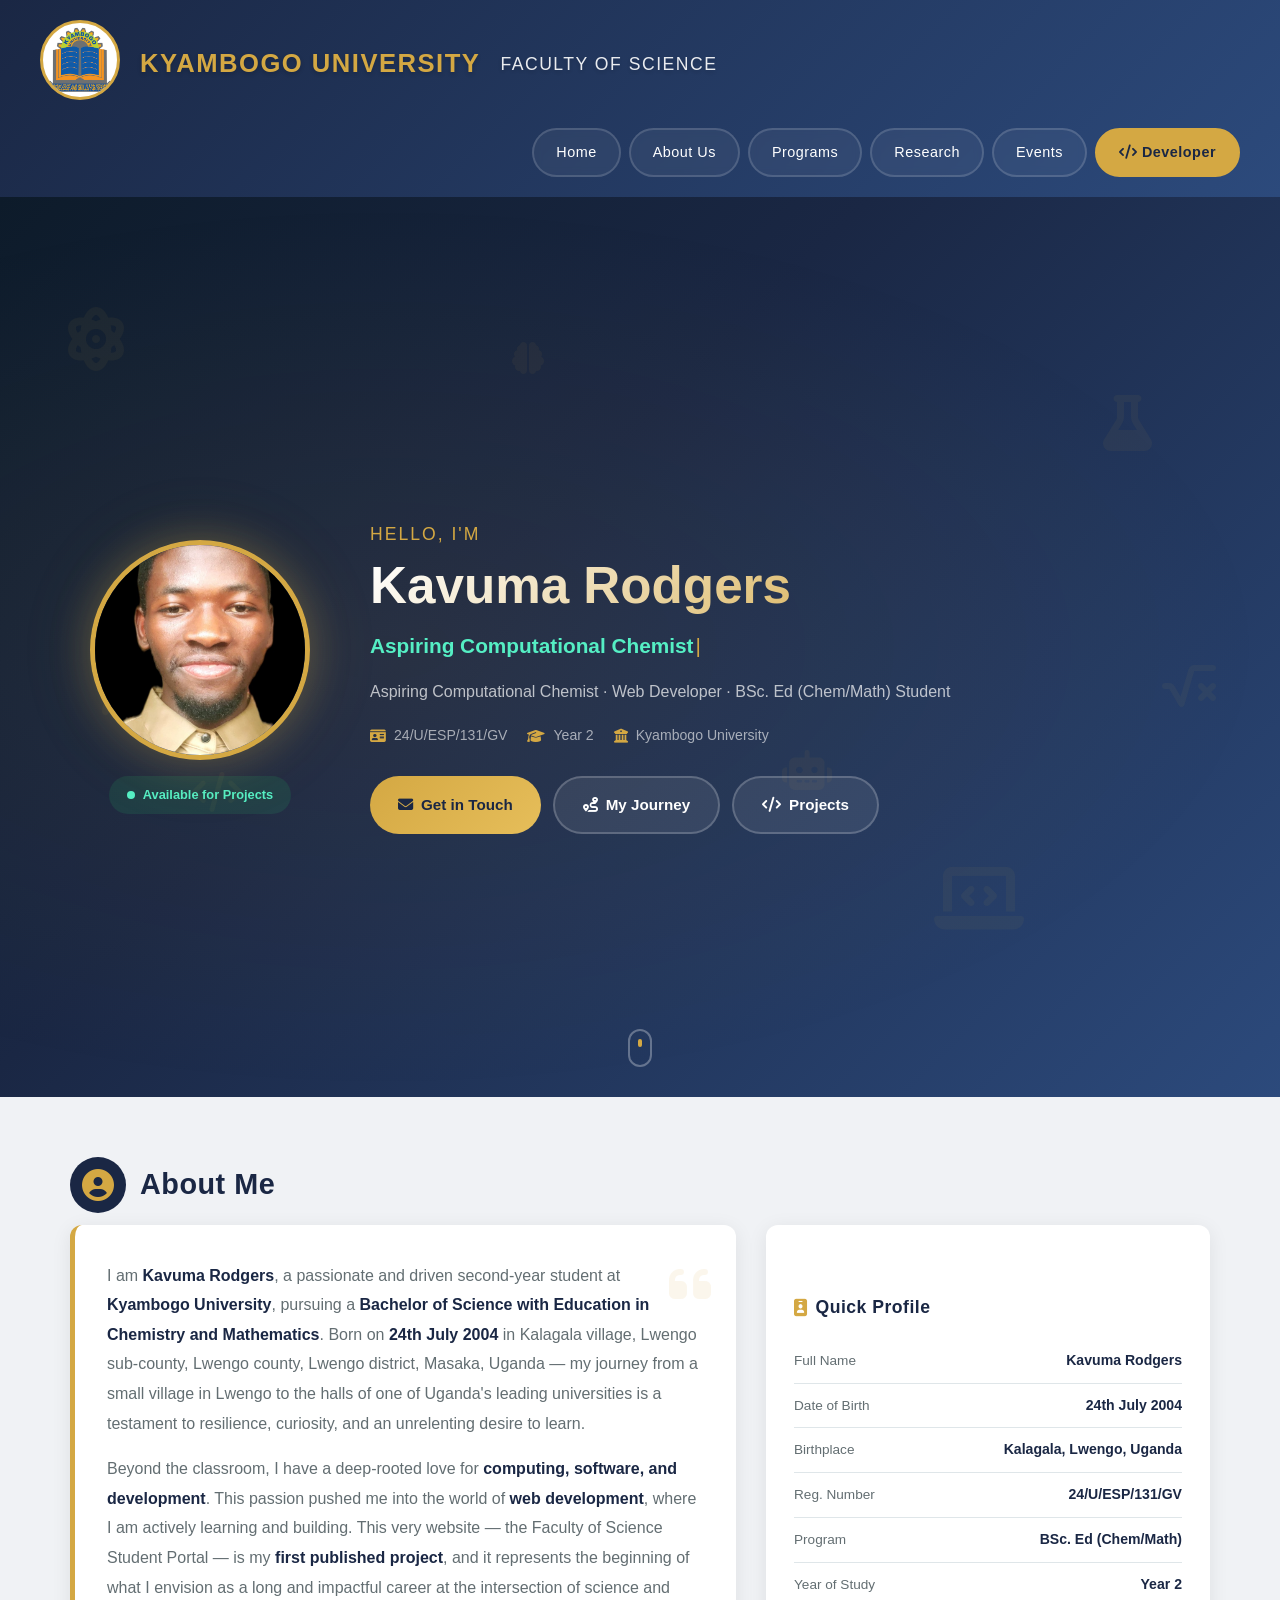
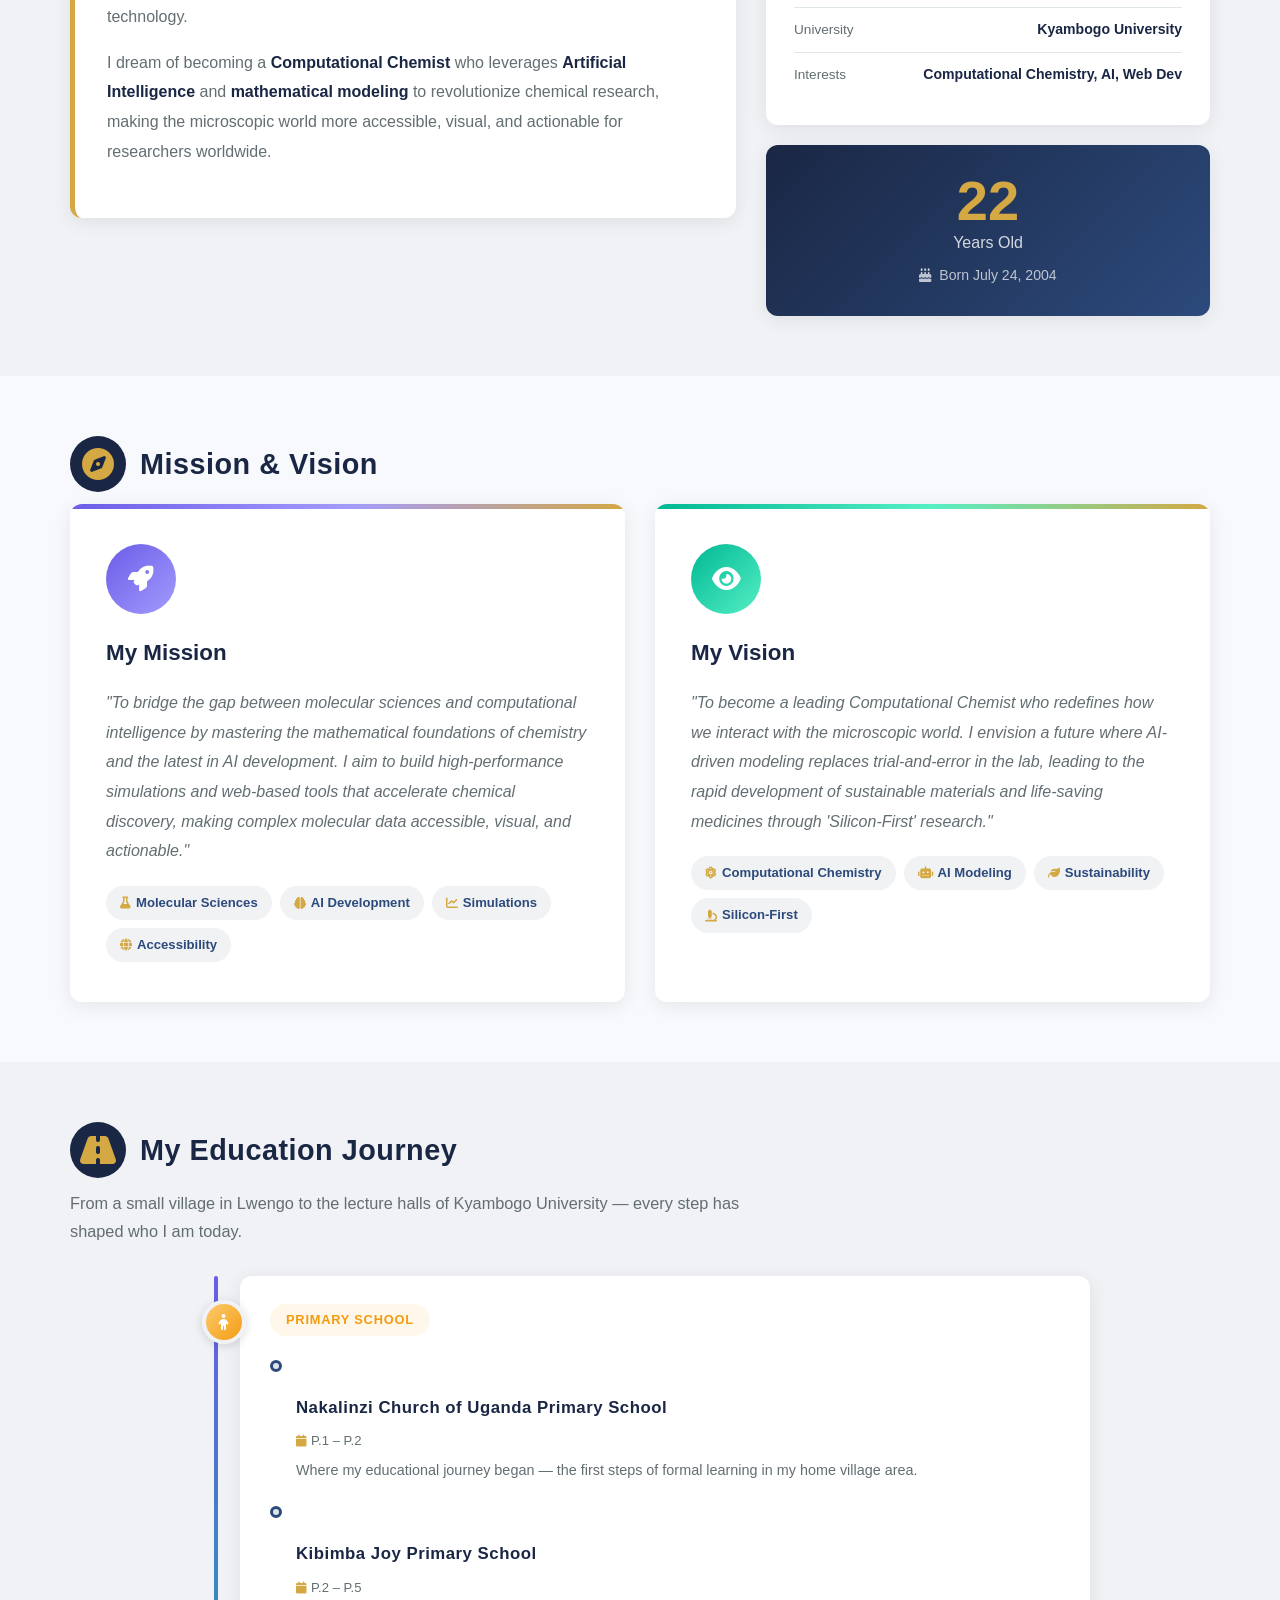
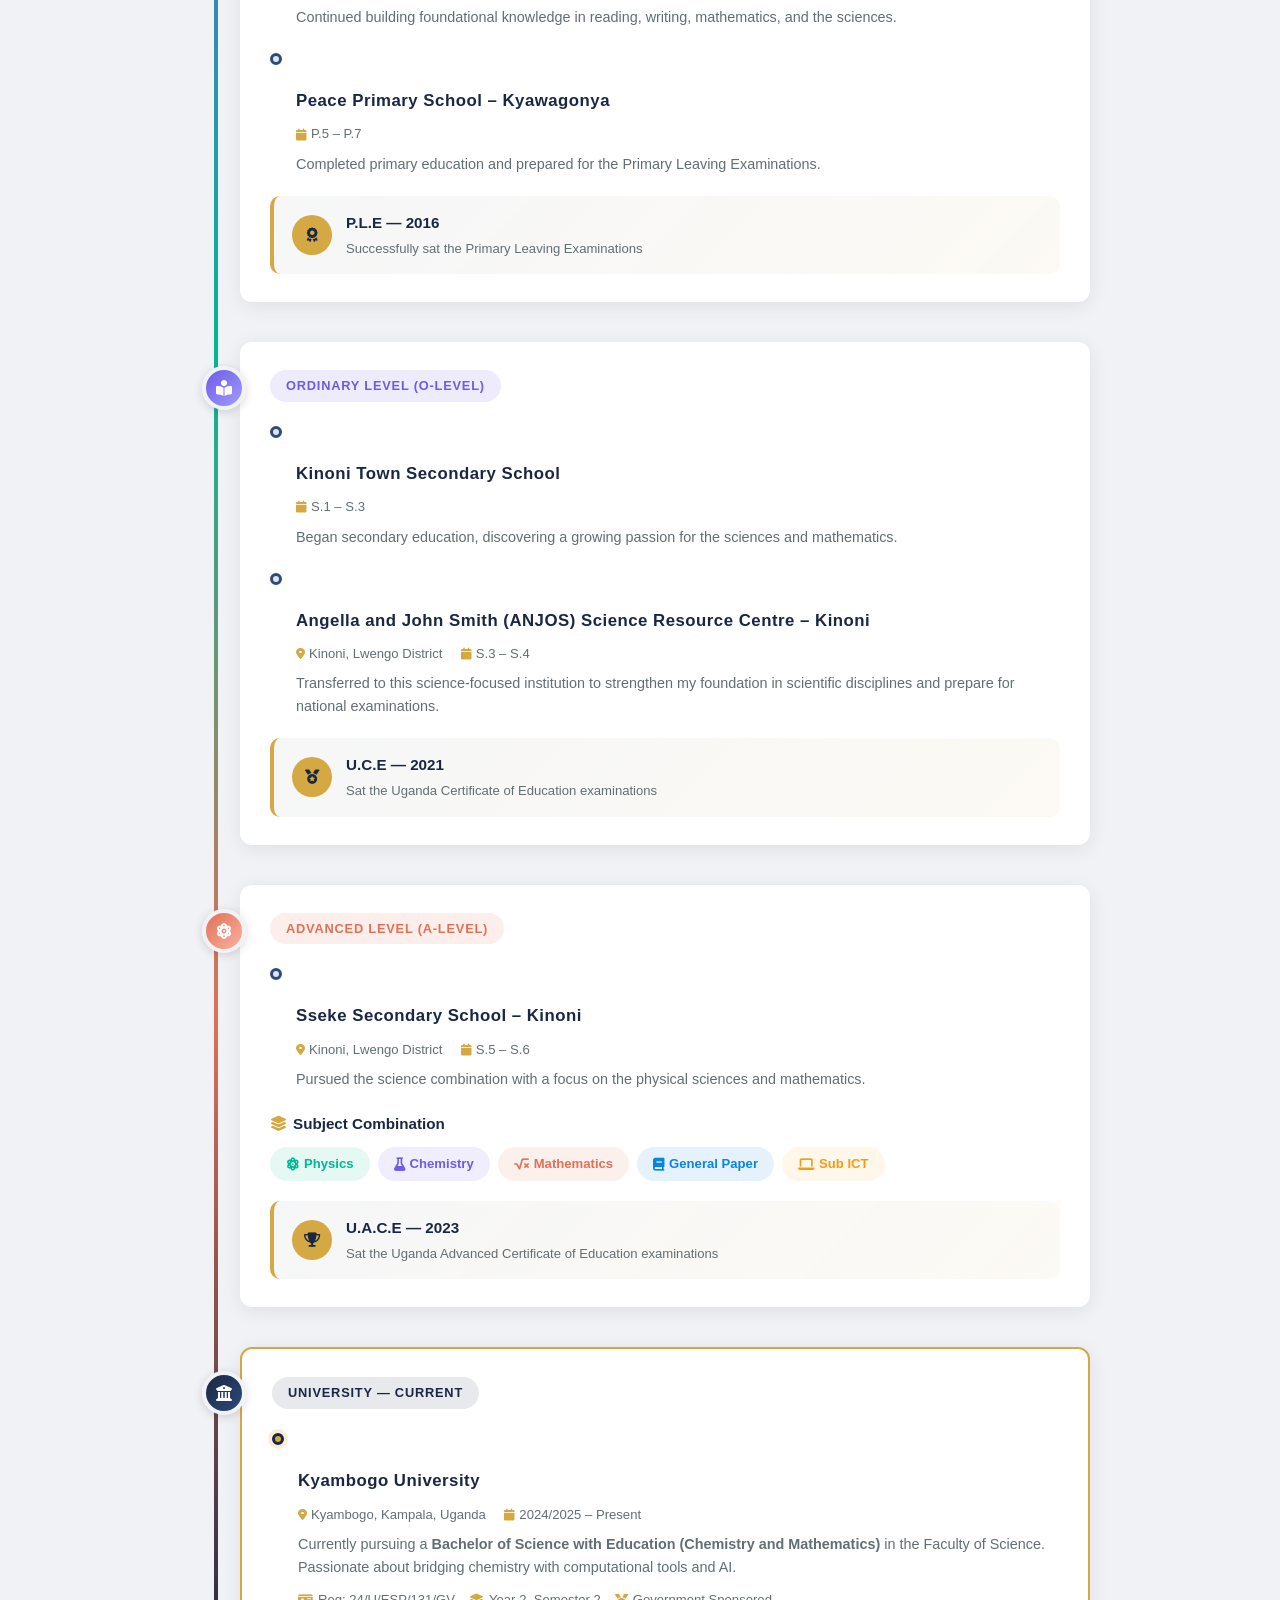
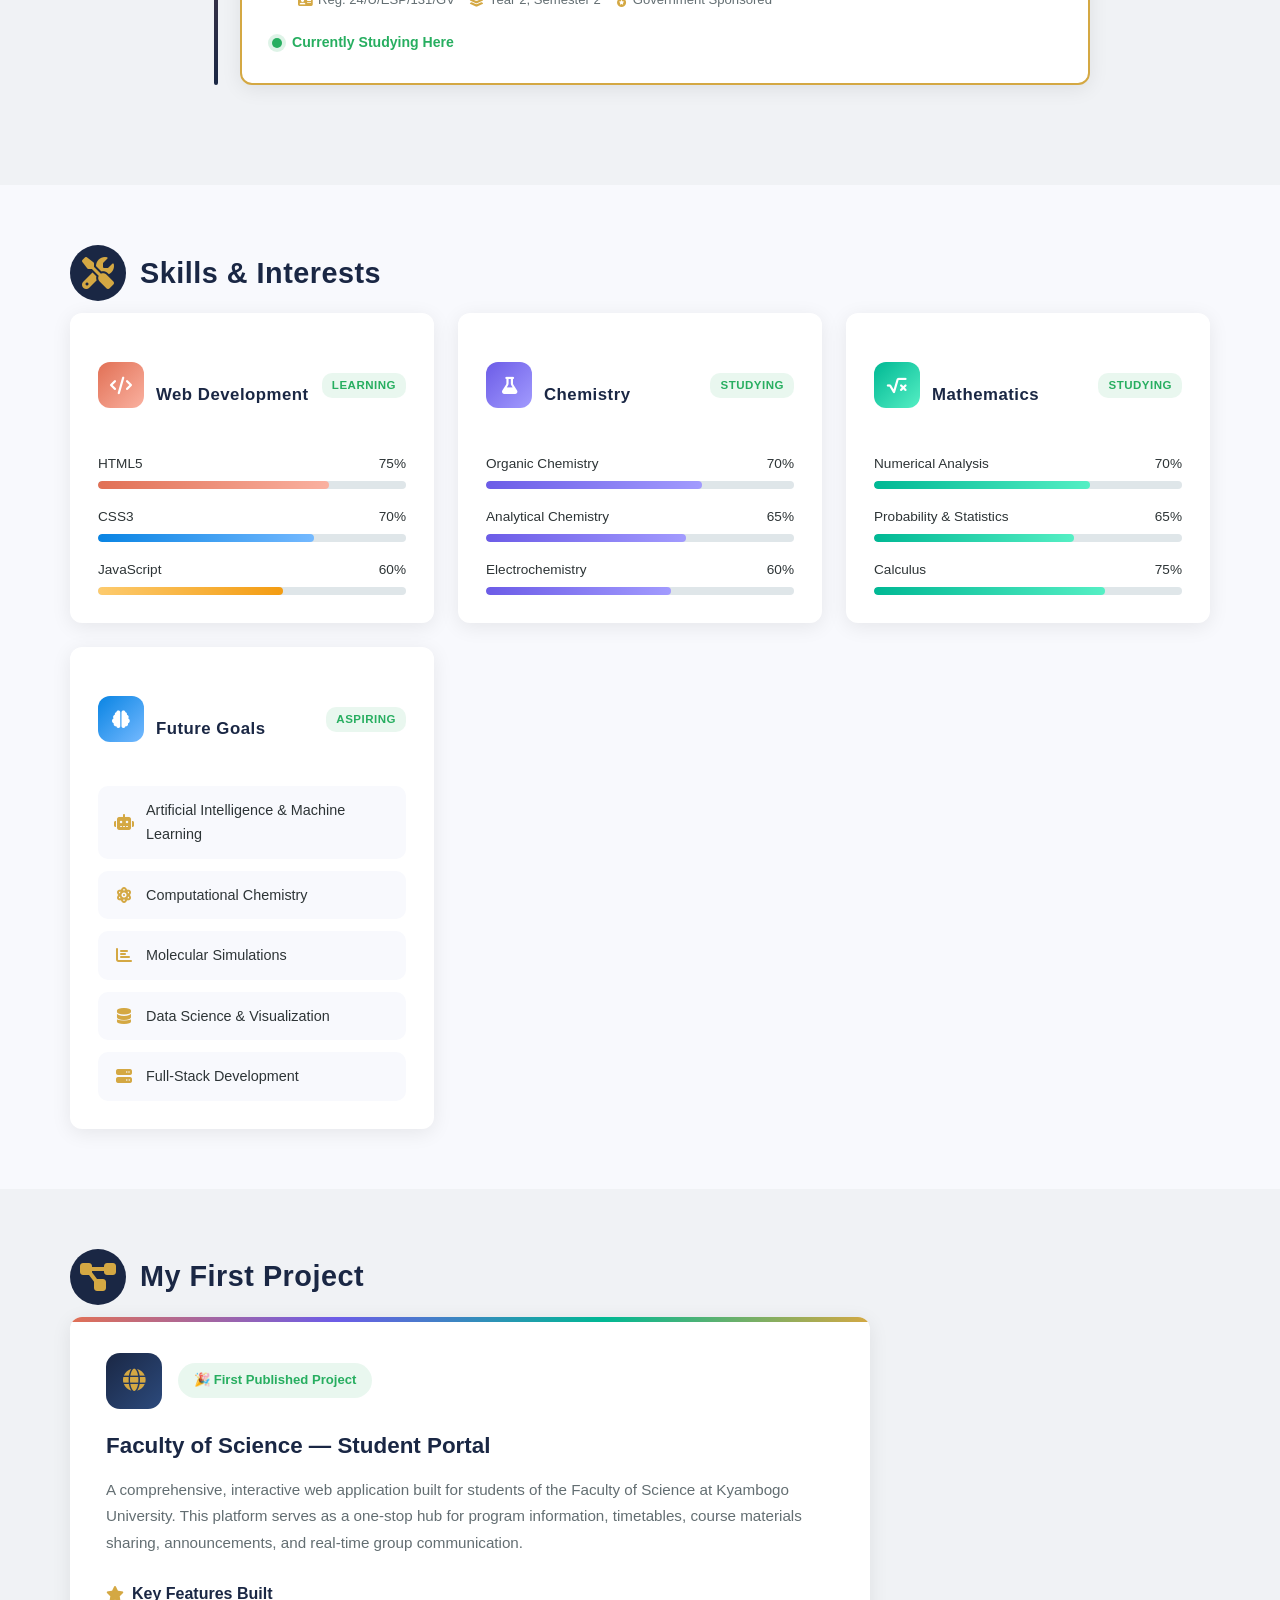
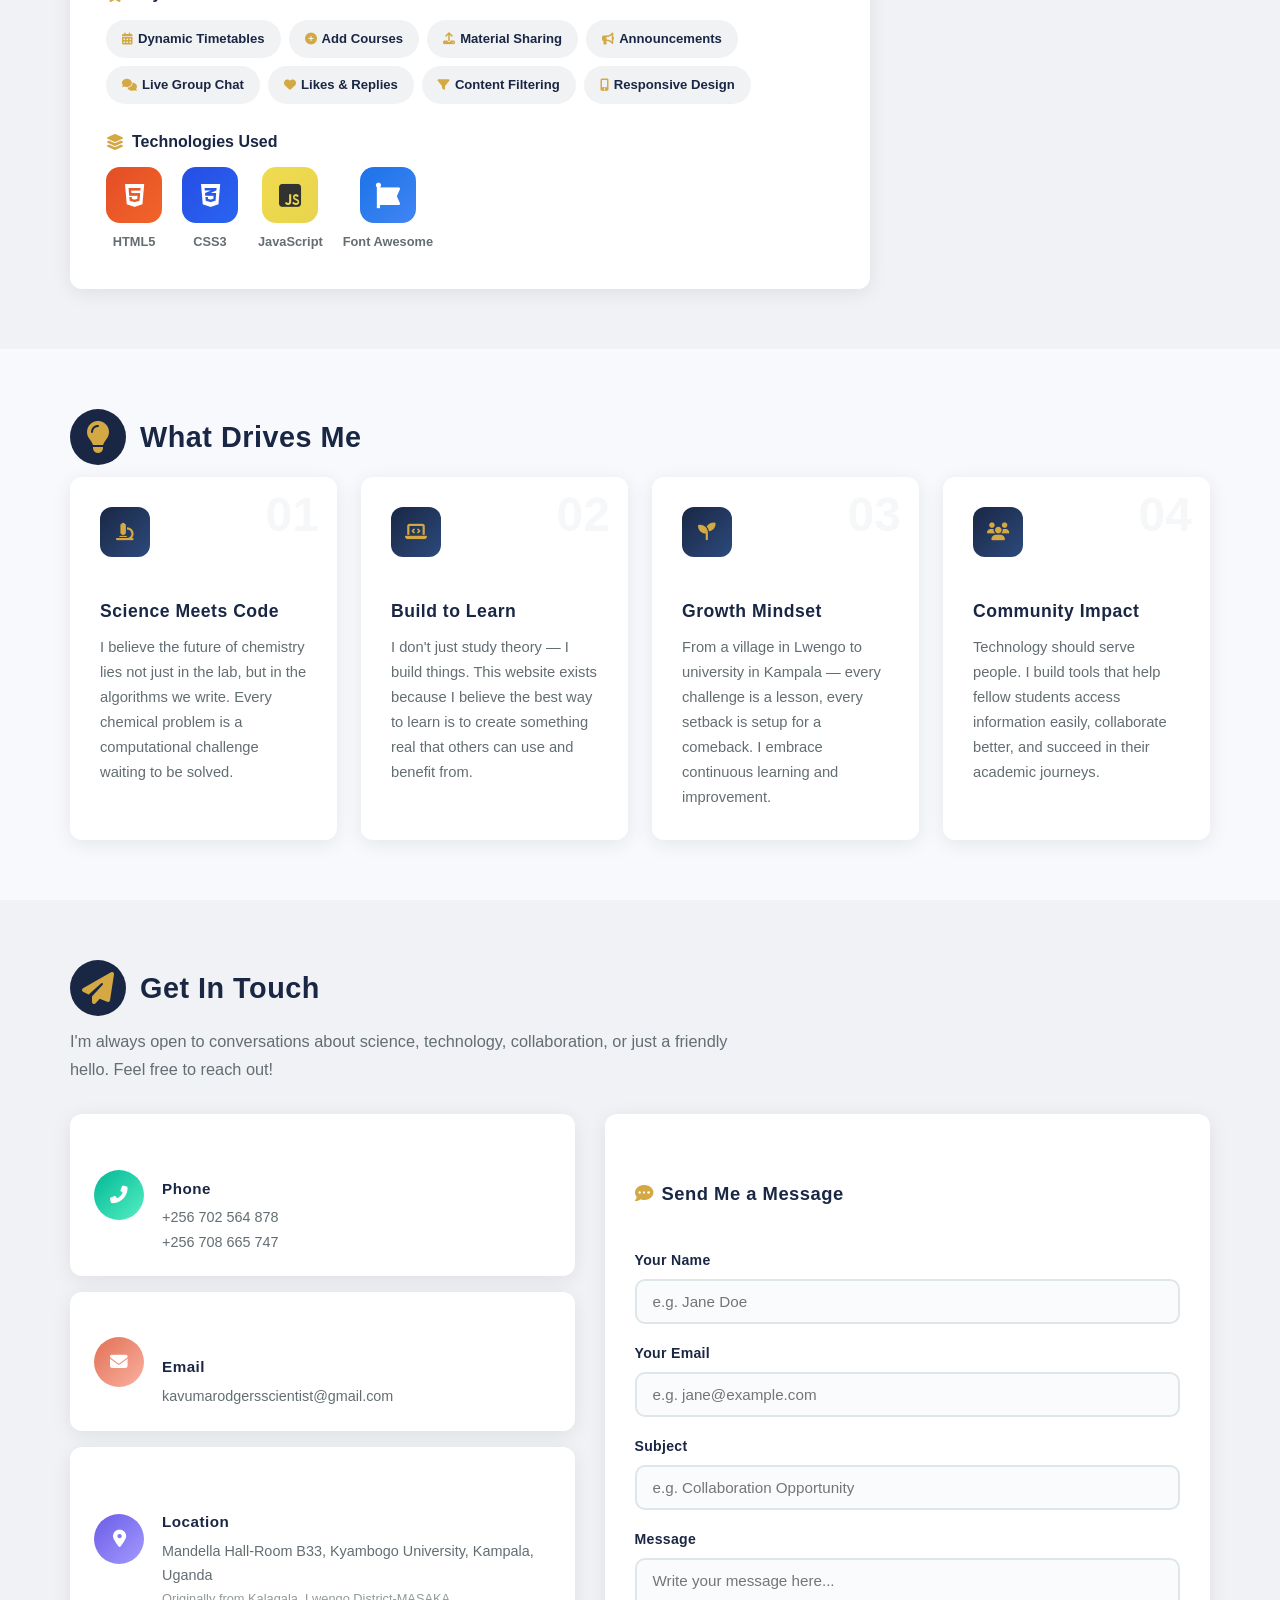
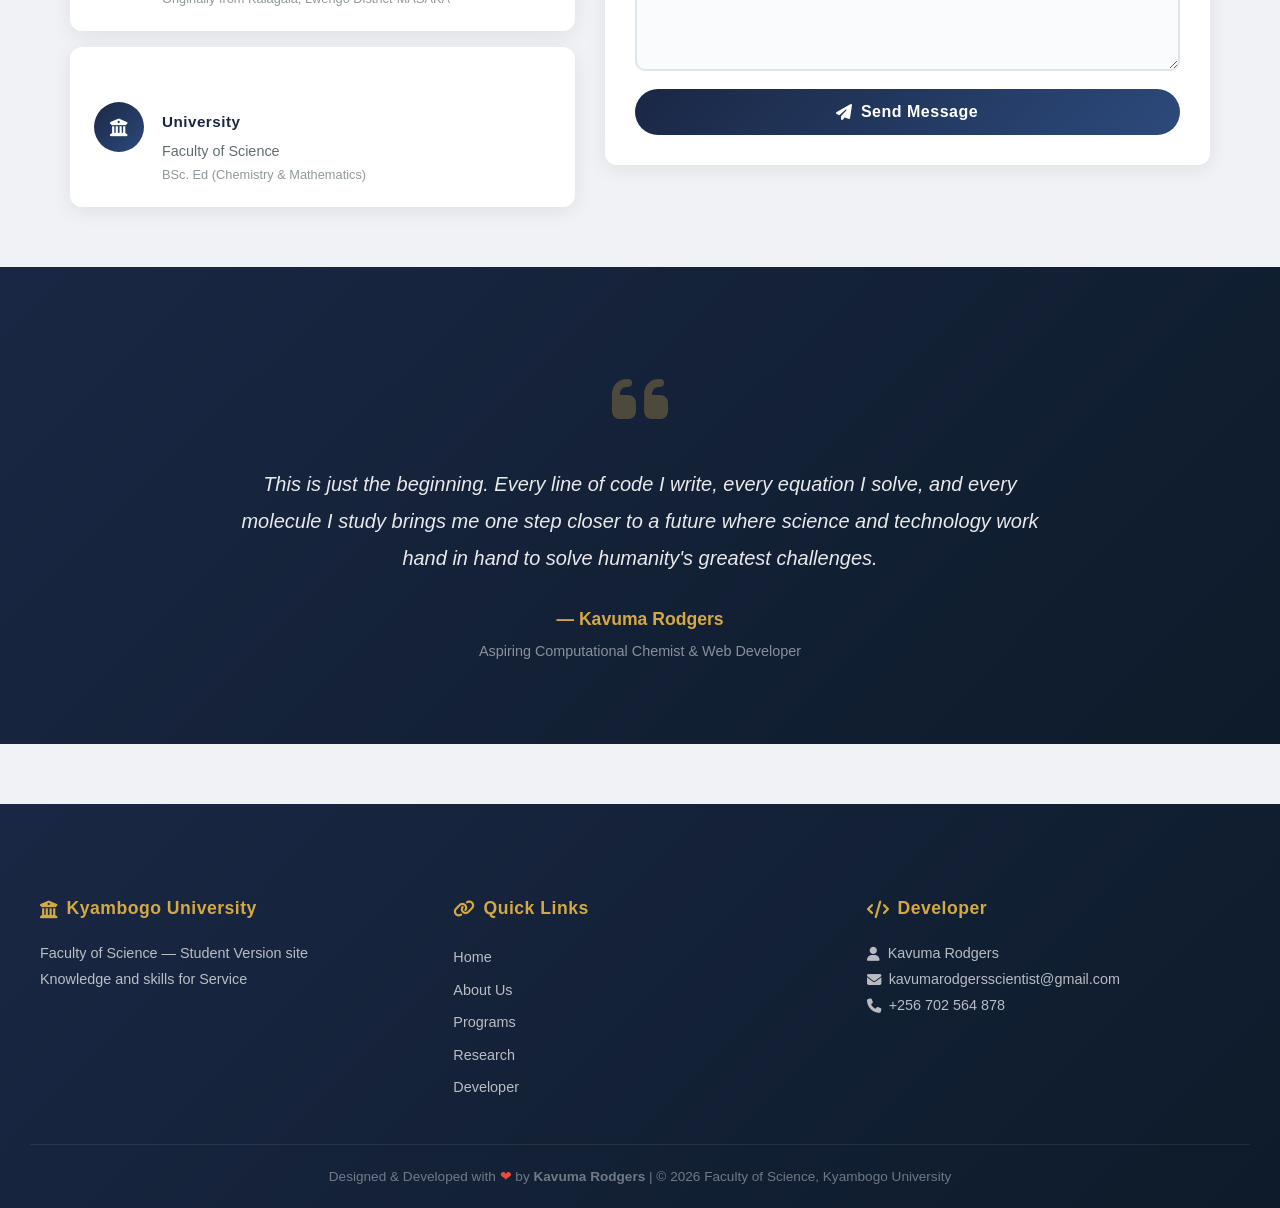
<file: developer.html>
<!-- ==================== developer.html ==================== -->
<!DOCTYPE html>
<html lang="en">
<head>
    <meta charset="UTF-8">
    <meta name="viewport" content="width=device-width, initial-scale=1.0">
    <title>Developer - Kavuma Rodgers | Faculty of Science</title>
    <link rel="stylesheet" href="style.css">
    <link rel="stylesheet" href="https://cdnjs.cloudflare.com/ajax/libs/font-awesome/6.5.0/css/all.min.css">
</head>
<body>

    <!-- NAVIGATION -->
    <nav>
        <div class="logo">
            <img src="kyambogo-logo.png" alt="Kyambogo University Logo" class="logo" width="100" height="100">
        </div>
        <h1>KYAMBOGO UNIVERSITY</h1>
        <h1>Faculty of Science</h1>
        <div class="nav-buttons">
            <a href="index.html" class="nav-button">Home</a>
            <a href="about.html" class="nav-button">About Us</a>
            <a href="programs.html" class="nav-button">Programs</a>
            <a href="research.html" class="nav-button">Research</a>
            <a href="events.html" class="nav-button">Events</a>
            <a href="developer.html" class="nav-button active-page"><i class="fas fa-code"></i> Developer</a>
        </div>
    </nav>

    <!-- HERO SECTION -->
    <section class="dev-hero">
        <div class="dev-hero-bg">
            <div class="floating-icon fi-1"><i class="fas fa-atom"></i></div>
            <div class="floating-icon fi-2"><i class="fas fa-flask"></i></div>
            <div class="floating-icon fi-3"><i class="fas fa-code"></i></div>
            <div class="floating-icon fi-4"><i class="fas fa-square-root-alt"></i></div>
            <div class="floating-icon fi-5"><i class="fas fa-laptop-code"></i></div>
            <div class="floating-icon fi-6"><i class="fas fa-brain"></i></div>
            <div class="floating-icon fi-7"><i class="fas fa-dna"></i></div>
            <div class="floating-icon fi-8"><i class="fas fa-robot"></i></div>
        </div>
        <div class="dev-hero-overlay"></div>
        <div class="dev-hero-content">
            <div class="dev-hero-photo-wrapper">
                <div class="dev-hero-photo">
                    <!-- My Profile Photo -->
                    <img src="developer-photo.png" alt="Kavuma Rodgers" id="dev-photo">
                    <div class="photo-placeholder" id="photo-placeholder">
                        <i class="fas fa-user"></i>
                        <span>Photo</span>
                    </div>
                </div>
                <div class="dev-status-badge">
                    <span class="status-dot"></span> Available for Projects
                </div>
            </div>
            <div class="dev-hero-text">
                <div class="dev-greeting">Hello, I'm</div>
                <h1 class="dev-name">Kavuma Rodgers</h1>
                <div class="dev-title-typewriter">
                    <span class="typewriter-text" id="typewriter"></span>
                    <span class="typewriter-cursor">|</span>
                </div>
                <p class="dev-tagline">Aspiring Computational Chemist · Web Developer · BSc. Ed (Chem/Math) Student</p>
                <div class="dev-quick-info">
                    <span><i class="fas fa-id-card"></i> 24/U/ESP/131/GV</span>
                    <span><i class="fas fa-graduation-cap"></i> Year 2</span>
                    <span><i class="fas fa-university"></i> Kyambogo University</span>
                </div>
                <div class="dev-hero-actions">
                    <a href="mailto:Kavumarodgersscientist@gmail.com" class="dev-btn primary-dev-btn">
                        <i class="fas fa-envelope"></i> Get in Touch
                    </a>
                    <a href="#dev-journey" class="dev-btn secondary-dev-btn">
                        <i class="fas fa-route"></i> My Journey
                    </a>
                    <a href="#dev-projects" class="dev-btn secondary-dev-btn">
                        <i class="fas fa-code"></i> Projects
                    </a>
                </div>
            </div>
        </div>
        <div class="scroll-indicator">
            <div class="scroll-arrow"></div>
        </div>
    </section>

    <!-- ABOUT ME -->
    <section class="content-section" id="dev-about">
        <div class="section-container">
            <div class="section-title">
                <i class="fas fa-user-circle"></i>
                <h2>About Me</h2>
            </div>
            <div class="dev-about-grid">
                <div class="dev-about-card main-bio">
                    <div class="bio-quote-icon"><i class="fas fa-quote-left"></i></div>
                    <p>I am <strong>Kavuma Rodgers</strong>, a passionate and driven second-year student 
                    at <strong>Kyambogo University</strong>, pursuing a <strong>Bachelor of Science with 
                    Education in Chemistry and Mathematics</strong>. Born on <strong>24th July 2004</strong> 
                    in Kalagala village, Lwengo sub-county, Lwengo county, Lwengo district, Masaka, Uganda — 
                    my journey from a small village in Lwengo to the halls of one of Uganda's leading 
                    universities is a testament to resilience, curiosity, and an unrelenting desire to learn.</p>
                    <p>Beyond the classroom, I have a deep-rooted love for <strong>computing, software, 
                    and development</strong>. This passion pushed me into the world of <strong>web 
                    development</strong>, where I am actively learning and building. This very website — 
                    the Faculty of Science Student Portal — is my <strong>first published project</strong>, 
                    and it represents the beginning of what I envision as a long and impactful career at 
                    the intersection of science and technology.</p>
                    <p>I dream of becoming a <strong>Computational Chemist</strong> who leverages 
                    <strong>Artificial Intelligence</strong> and <strong>mathematical modeling</strong> 
                    to revolutionize chemical research, making the microscopic world more accessible, 
                    visual, and actionable for researchers worldwide.</p>
                </div>
                <div class="dev-about-sidebar">
                    <div class="dev-info-card">
                        <h4><i class="fas fa-id-badge"></i> Quick Profile</h4>
                        <ul class="profile-list">
                            <li>
                                <span class="profile-label">Full Name</span>
                                <span class="profile-value">Kavuma Rodgers</span>
                            </li>
                            <li>
                                <span class="profile-label">Date of Birth</span>
                                <span class="profile-value">24th July 2004</span>
                            </li>
                            <li>
                                <span class="profile-label">Birthplace</span>
                                <span class="profile-value">Kalagala, Lwengo, Uganda</span>
                            </li>
                            <li>
                                <span class="profile-label">Reg. Number</span>
                                <span class="profile-value">24/U/ESP/131/GV</span>
                            </li>
                            <li>
                                <span class="profile-label">Program</span>
                                <span class="profile-value">BSc. Ed (Chem/Math)</span>
                            </li>
                            <li>
                                <span class="profile-label">Year of Study</span>
                                <span class="profile-value">Year 2</span>
                            </li>
                            <li>
                                <span class="profile-label">University</span>
                                <span class="profile-value">Kyambogo University</span>
                            </li>
                            <li>
                                <span class="profile-label">Interests</span>
                                <span class="profile-value">Computational Chemistry, AI, Web Dev</span>
                            </li>
                        </ul>
                    </div>
                    <div class="dev-info-card age-card">
                        <div class="age-display">
                            <span class="age-number" id="dev-age">20</span>
                            <span class="age-label">Years Old</span>
                        </div>
                        <p class="born-text"><i class="fas fa-birthday-cake"></i> Born July 24, 2004</p>
                    </div>
                </div>
            </div>
        </div>
    </section>

    <!-- MISSION & VISION -->
    <section class="content-section alt-bg" id="dev-mv">
        <div class="section-container">
            <div class="section-title">
                <i class="fas fa-compass"></i>
                <h2>Mission & Vision</h2>
            </div>
            <div class="dev-mv-grid">
                <div class="dev-mv-card mission-card">
                    <div class="mv-decorative-line"></div>
                    <div class="mv-icon-large">
                        <i class="fas fa-rocket"></i>
                    </div>
                    <h3>My Mission</h3>
                    <blockquote>
                        "To bridge the gap between molecular sciences and computational intelligence 
                        by mastering the mathematical foundations of chemistry and the latest in AI 
                        development. I aim to build high-performance simulations and web-based tools 
                        that accelerate chemical discovery, making complex molecular data accessible, 
                        visual, and actionable."
                    </blockquote>
                    <div class="mv-keywords">
                        <span><i class="fas fa-flask"></i> Molecular Sciences</span>
                        <span><i class="fas fa-brain"></i> AI Development</span>
                        <span><i class="fas fa-chart-line"></i> Simulations</span>
                        <span><i class="fas fa-globe"></i> Accessibility</span>
                    </div>
                </div>
                <div class="dev-mv-card vision-card">
                    <div class="mv-decorative-line"></div>
                    <div class="mv-icon-large">
                        <i class="fas fa-eye"></i>
                    </div>
                    <h3>My Vision</h3>
                    <blockquote>
                        "To become a leading Computational Chemist who redefines how we interact with 
                        the microscopic world. I envision a future where AI-driven modeling replaces 
                        trial-and-error in the lab, leading to the rapid development of sustainable 
                        materials and life-saving medicines through 'Silicon-First' research."
                    </blockquote>
                    <div class="mv-keywords">
                        <span><i class="fas fa-atom"></i> Computational Chemistry</span>
                        <span><i class="fas fa-robot"></i> AI Modeling</span>
                        <span><i class="fas fa-leaf"></i> Sustainability</span>
                        <span><i class="fas fa-microscope"></i> Silicon-First</span>
                    </div>
                </div>
            </div>
        </div>
    </section>

    <!-- EDUCATION JOURNEY -->
    <section class="content-section" id="dev-journey">
        <div class="section-container">
            <div class="section-title">
                <i class="fas fa-road"></i>
                <h2>My Education Journey</h2>
            </div>
            <p class="section-subtitle">From a small village in Lwengo to the lecture halls of Kyambogo University — 
            every step has shaped who I am today.</p>

            <div class="edu-timeline">
                <!-- Primary School -->
                <div class="edu-timeline-item" data-aos="fade-right">
                    <div class="edu-timeline-dot primary-dot">
                        <i class="fas fa-child"></i>
                    </div>
                    <div class="edu-timeline-card">
                        <div class="edu-period-badge primary-badge">Primary School</div>
                        <div class="edu-schools">
                            <div class="edu-school-item">
                                <div class="school-marker"></div>
                                <div class="school-info">
                                    <h4>Nakalinzi Church of Uganda Primary School</h4>
                                    <span class="school-years"><i class="fas fa-calendar"></i> P.1 – P.2</span>
                                    <p>Where my educational journey began — the first steps of formal learning 
                                    in my home village area.</p>
                                </div>
                            </div>
                            <div class="edu-school-item">
                                <div class="school-marker"></div>
                                <div class="school-info">
                                    <h4>Kibimba Joy Primary School</h4>
                                    <span class="school-years"><i class="fas fa-calendar"></i> P.2 – P.5</span>
                                    <p>Continued building foundational knowledge in reading, writing, mathematics, 
                                    and the sciences.</p>
                                </div>
                            </div>
                            <div class="edu-school-item">
                                <div class="school-marker"></div>
                                <div class="school-info">
                                    <h4>Peace Primary School – Kyawagonya</h4>
                                    <span class="school-years"><i class="fas fa-calendar"></i> P.5 – P.7</span>
                                    <p>Completed primary education and prepared for the Primary Leaving Examinations.</p>
                                </div>
                            </div>
                        </div>
                        <div class="edu-milestone">
                            <div class="milestone-icon"><i class="fas fa-award"></i></div>
                            <div class="milestone-text">
                                <strong>P.L.E — 2016</strong>
                                <p>Successfully sat the Primary Leaving Examinations</p>
                            </div>
                        </div>
                    </div>
                </div>

                <!-- O-Level -->
                <div class="edu-timeline-item" data-aos="fade-left">
                    <div class="edu-timeline-dot olevel-dot">
                        <i class="fas fa-book-reader"></i>
                    </div>
                    <div class="edu-timeline-card">
                        <div class="edu-period-badge olevel-badge">Ordinary Level (O-Level)</div>
                        <div class="edu-schools">
                            <div class="edu-school-item">
                                <div class="school-marker"></div>
                                <div class="school-info">
                                    <h4>Kinoni Town Secondary School</h4>
                                    <span class="school-years"><i class="fas fa-calendar"></i> S.1 – S.3</span>
                                    <p>Began secondary education, discovering a growing passion for the sciences 
                                    and mathematics.</p>
                                </div>
                            </div>
                            <div class="edu-school-item">
                                <div class="school-marker"></div>
                                <div class="school-info">
                                    <h4>Angella and John Smith (ANJOS) Science Resource Centre – Kinoni</h4>
                                    <span class="school-location"><i class="fas fa-map-marker-alt"></i> Kinoni, Lwengo District</span>
                                    <span class="school-years"><i class="fas fa-calendar"></i> S.3 – S.4</span>
                                    <p>Transferred to this science-focused institution to strengthen my 
                                    foundation in scientific disciplines and prepare for national examinations.</p>
                                </div>
                            </div>
                        </div>
                        <div class="edu-milestone">
                            <div class="milestone-icon"><i class="fas fa-medal"></i></div>
                            <div class="milestone-text">
                                <strong>U.C.E — 2021</strong>
                                <p>Sat the Uganda Certificate of Education examinations</p>
                            </div>
                        </div>
                    </div>
                </div>

                <!-- A-Level -->
                <div class="edu-timeline-item" data-aos="fade-right">
                    <div class="edu-timeline-dot alevel-dot">
                        <i class="fas fa-atom"></i>
                    </div>
                    <div class="edu-timeline-card">
                        <div class="edu-period-badge alevel-badge">Advanced Level (A-Level)</div>
                        <div class="edu-schools">
                            <div class="edu-school-item">
                                <div class="school-marker"></div>
                                <div class="school-info">
                                    <h4>Sseke Secondary School – Kinoni</h4>
                                    <span class="school-location"><i class="fas fa-map-marker-alt"></i> Kinoni, Lwengo District</span>
                                    <span class="school-years"><i class="fas fa-calendar"></i> S.5 – S.6</span>
                                    <p>Pursued the science combination with a focus on the physical sciences and mathematics.</p>
                                </div>
                            </div>
                        </div>
                        <div class="subject-combination">
                            <h5><i class="fas fa-layer-group"></i> Subject Combination</h5>
                            <div class="subject-tags">
                                <span class="subject-tag physics"><i class="fas fa-atom"></i> Physics</span>
                                <span class="subject-tag chemistry"><i class="fas fa-flask"></i> Chemistry</span>
                                <span class="subject-tag maths"><i class="fas fa-square-root-alt"></i> Mathematics</span>
                                <span class="subject-tag gp"><i class="fas fa-book"></i> General Paper</span>
                                <span class="subject-tag ict"><i class="fas fa-laptop"></i> Sub ICT</span>
                            </div>
                        </div>
                        <div class="edu-milestone">
                            <div class="milestone-icon"><i class="fas fa-trophy"></i></div>
                            <div class="milestone-text">
                                <strong>U.A.C.E — 2023</strong>
                                <p>Sat the Uganda Advanced Certificate of Education examinations</p>
                            </div>
                        </div>
                    </div>
                </div>

                <!-- University -->
                <div class="edu-timeline-item" data-aos="fade-left">
                    <div class="edu-timeline-dot uni-dot">
                        <i class="fas fa-university"></i>
                    </div>
                    <div class="edu-timeline-card uni-card">
                        <div class="edu-period-badge uni-badge">University — Current</div>
                        <div class="edu-schools">
                            <div class="edu-school-item">
                                <div class="school-marker active-marker"></div>
                                <div class="school-info">
                                    <h4>Kyambogo University</h4>
                                    <span class="school-location"><i class="fas fa-map-marker-alt"></i> Kyambogo, Kampala, Uganda</span>
                                    <span class="school-years"><i class="fas fa-calendar"></i> 2024/2025 – Present</span>
                                    <p>Currently pursuing a <strong>Bachelor of Science with Education 
                                    (Chemistry and Mathematics)</strong> in the Faculty of Science. 
                                    Passionate about bridging chemistry with computational tools and AI.</p>
                                    <div class="uni-details">
                                        <span><i class="fas fa-id-card"></i> Reg: 24/U/ESP/131/GV</span>
                                        <span><i class="fas fa-layer-group"></i> Year 2, Semester 2</span>
                                        <span><i class="fas fa-medal"></i> Government Sponsored</span>
                                    </div>
                                </div>
                            </div>
                        </div>
                        <div class="current-pulse">
                            <span class="pulse-dot"></span>
                            <span>Currently Studying Here</span>
                        </div>
                    </div>
                </div>
            </div>
        </div>
    </section>

    <!-- SKILLS & INTERESTS -->
    <section class="content-section alt-bg" id="dev-skills">
        <div class="section-container">
            <div class="section-title">
                <i class="fas fa-tools"></i>
                <h2>Skills & Interests</h2>
            </div>
            <div class="skills-grid">
                <div class="skill-category-card">
                    <div class="skill-cat-header">
                        <div class="skill-cat-icon" style="background: linear-gradient(135deg, #e17055, #fab1a0);">
                            <i class="fas fa-code"></i>
                        </div>
                        <h4>Web Development</h4>
                        <span class="skill-level">Learning</span>
                    </div>
                    <div class="skill-bars">
                        <div class="skill-bar-item">
                            <div class="skill-bar-header">
                                <span>HTML5</span>
                                <span>75%</span>
                            </div>
                            <div class="skill-bar-track">
                                <div class="skill-bar-fill" data-width="75" style="background: linear-gradient(90deg, #e17055, #fab1a0);"></div>
                            </div>
                        </div>
                        <div class="skill-bar-item">
                            <div class="skill-bar-header">
                                <span>CSS3</span>
                                <span>70%</span>
                            </div>
                            <div class="skill-bar-track">
                                <div class="skill-bar-fill" data-width="70" style="background: linear-gradient(90deg, #0984e3, #74b9ff);"></div>
                            </div>
                        </div>
                        <div class="skill-bar-item">
                            <div class="skill-bar-header">
                                <span>JavaScript</span>
                                <span>60%</span>
                            </div>
                            <div class="skill-bar-track">
                                <div class="skill-bar-fill" data-width="60" style="background: linear-gradient(90deg, #fdcb6e, #f39c12);"></div>
                            </div>
                        </div>
                    </div>
                </div>

                <div class="skill-category-card">
                    <div class="skill-cat-header">
                        <div class="skill-cat-icon" style="background: linear-gradient(135deg, #6c5ce7, #a29bfe);">
                            <i class="fas fa-flask"></i>
                        </div>
                        <h4>Chemistry</h4>
                        <span class="skill-level">Studying</span>
                    </div>
                    <div class="skill-bars">
                        <div class="skill-bar-item">
                            <div class="skill-bar-header">
                                <span>Organic Chemistry</span>
                                <span>70%</span>
                            </div>
                            <div class="skill-bar-track">
                                <div class="skill-bar-fill" data-width="70" style="background: linear-gradient(90deg, #6c5ce7, #a29bfe);"></div>
                            </div>
                        </div>
                        <div class="skill-bar-item">
                            <div class="skill-bar-header">
                                <span>Analytical Chemistry</span>
                                <span>65%</span>
                            </div>
                            <div class="skill-bar-track">
                                <div class="skill-bar-fill" data-width="65" style="background: linear-gradient(90deg, #6c5ce7, #a29bfe);"></div>
                            </div>
                        </div>
                        <div class="skill-bar-item">
                            <div class="skill-bar-header">
                                <span>Electrochemistry</span>
                                <span>60%</span>
                            </div>
                            <div class="skill-bar-track">
                                <div class="skill-bar-fill" data-width="60" style="background: linear-gradient(90deg, #6c5ce7, #a29bfe);"></div>
                            </div>
                        </div>
                    </div>
                </div>

                <div class="skill-category-card">
                    <div class="skill-cat-header">
                        <div class="skill-cat-icon" style="background: linear-gradient(135deg, #00b894, #55efc4);">
                            <i class="fas fa-square-root-alt"></i>
                        </div>
                        <h4>Mathematics</h4>
                        <span class="skill-level">Studying</span>
                    </div>
                    <div class="skill-bars">
                        <div class="skill-bar-item">
                            <div class="skill-bar-header">
                                <span>Numerical Analysis</span>
                                <span>70%</span>
                            </div>
                            <div class="skill-bar-track">
                                <div class="skill-bar-fill" data-width="70" style="background: linear-gradient(90deg, #00b894, #55efc4);"></div>
                            </div>
                        </div>
                        <div class="skill-bar-item">
                            <div class="skill-bar-header">
                                <span>Probability & Statistics</span>
                                <span>65%</span>
                            </div>
                            <div class="skill-bar-track">
                                <div class="skill-bar-fill" data-width="65" style="background: linear-gradient(90deg, #00b894, #55efc4);"></div>
                            </div>
                        </div>
                        <div class="skill-bar-item">
                            <div class="skill-bar-header">
                                <span>Calculus</span>
                                <span>75%</span>
                            </div>
                            <div class="skill-bar-track">
                                <div class="skill-bar-fill" data-width="75" style="background: linear-gradient(90deg, #00b894, #55efc4);"></div>
                            </div>
                        </div>
                    </div>
                </div>

                <div class="skill-category-card">
                    <div class="skill-cat-header">
                        <div class="skill-cat-icon" style="background: linear-gradient(135deg, #0984e3, #74b9ff);">
                            <i class="fas fa-brain"></i>
                        </div>
                        <h4>Future Goals</h4>
                        <span class="skill-level">Aspiring</span>
                    </div>
                    <div class="future-goals-list">
                        <div class="future-goal">
                            <i class="fas fa-robot"></i>
                            <span>Artificial Intelligence & Machine Learning</span>
                        </div>
                        <div class="future-goal">
                            <i class="fas fa-atom"></i>
                            <span>Computational Chemistry</span>
                        </div>
                        <div class="future-goal">
                            <i class="fas fa-chart-bar"></i>
                            <span>Molecular Simulations</span>
                        </div>
                        <div class="future-goal">
                            <i class="fas fa-database"></i>
                            <span>Data Science & Visualization</span>
                        </div>
                        <div class="future-goal">
                            <i class="fas fa-server"></i>
                            <span>Full-Stack Development</span>
                        </div>
                    </div>
                </div>
            </div>
        </div>
    </section>

    <!-- FIRST PROJECT -->
    <section class="content-section" id="dev-projects">
        <div class="section-container">
            <div class="section-title">
                <i class="fas fa-project-diagram"></i>
                <h2>My First Project</h2>
            </div>
            <div class="project-showcase">
                <div class="showcase-card">
                    <div class="showcase-header">
                        <div class="showcase-icon">
                            <i class="fas fa-globe"></i>
                        </div>
                        <div class="showcase-badge">🎉 First Published Project</div>
                    </div>
                    <h3>Faculty of Science — Student Portal</h3>
                    <p>A comprehensive, interactive web application built for students of the Faculty 
                    of Science at Kyambogo University. This platform serves as a one-stop hub for 
                    program information, timetables, course materials sharing, announcements, and 
                    real-time group communication.</p>

                    <div class="showcase-features">
                        <h5><i class="fas fa-star"></i> Key Features Built</h5>
                        <div class="feature-chips">
                            <span class="feature-chip"><i class="fas fa-calendar-alt"></i> Dynamic Timetables</span>
                            <span class="feature-chip"><i class="fas fa-plus-circle"></i> Add Courses</span>
                            <span class="feature-chip"><i class="fas fa-upload"></i> Material Sharing</span>
                            <span class="feature-chip"><i class="fas fa-bullhorn"></i> Announcements</span>
                            <span class="feature-chip"><i class="fas fa-comments"></i> Live Group Chat</span>
                            <span class="feature-chip"><i class="fas fa-heart"></i> Likes & Replies</span>
                            <span class="feature-chip"><i class="fas fa-filter"></i> Content Filtering</span>
                            <span class="feature-chip"><i class="fas fa-mobile-alt"></i> Responsive Design</span>
                        </div>
                    </div>

                    <div class="tech-stack">
                        <h5><i class="fas fa-layer-group"></i> Technologies Used</h5>
                        <div class="tech-icons">
                            <div class="tech-item">
                                <div class="tech-icon-box html-tech"><i class="fab fa-html5"></i></div>
                                <span>HTML5</span>
                            </div>
                            <div class="tech-item">
                                <div class="tech-icon-box css-tech"><i class="fab fa-css3-alt"></i></div>
                                <span>CSS3</span>
                            </div>
                            <div class="tech-item">
                                <div class="tech-icon-box js-tech"><i class="fab fa-js-square"></i></div>
                                <span>JavaScript</span>
                            </div>
                            <div class="tech-item">
                                <div class="tech-icon-box fa-tech"><i class="fab fa-font-awesome"></i></div>
                                <span>Font Awesome</span>
                            </div>
                        </div>
                    </div>
                </div>
            </div>
        </div>
    </section>

    <!-- PERSONAL PHILOSOPHY -->
    <section class="content-section alt-bg" id="dev-philosophy">
        <div class="section-container">
            <div class="section-title">
                <i class="fas fa-lightbulb"></i>
                <h2>What Drives Me</h2>
            </div>
            <div class="philosophy-grid">
                <div class="philosophy-card">
                    <div class="phil-number">01</div>
                    <div class="phil-icon"><i class="fas fa-microscope"></i></div>
                    <h4>Science Meets Code</h4>
                    <p>I believe the future of chemistry lies not just in the lab, but in the algorithms 
                    we write. Every chemical problem is a computational challenge waiting to be solved.</p>
                </div>
                <div class="philosophy-card">
                    <div class="phil-number">02</div>
                    <div class="phil-icon"><i class="fas fa-laptop-code"></i></div>
                    <h4>Build to Learn</h4>
                    <p>I don't just study theory — I build things. This website exists because I believe 
                    the best way to learn is to create something real that others can use and benefit from.</p>
                </div>
                <div class="philosophy-card">
                    <div class="phil-number">03</div>
                    <div class="phil-icon"><i class="fas fa-seedling"></i></div>
                    <h4>Growth Mindset</h4>
                    <p>From a village in Lwengo to university in Kampala — every challenge is a lesson, 
                    every setback is setup for a comeback. I embrace continuous learning and improvement.</p>
                </div>
                <div class="philosophy-card">
                    <div class="phil-number">04</div>
                    <div class="phil-icon"><i class="fas fa-users"></i></div>
                    <h4>Community Impact</h4>
                    <p>Technology should serve people. I build tools that help fellow students access 
                    information easily, collaborate better, and succeed in their academic journeys.</p>
                </div>
            </div>
        </div>
    </section>

    <!-- CONTACT SECTION -->
    <section class="content-section" id="dev-contact">
        <div class="section-container">
            <div class="section-title">
                <i class="fas fa-paper-plane"></i>
                <h2>Get In Touch</h2>
            </div>
            <p class="section-subtitle">I'm always open to conversations about science, technology, 
            collaboration, or just a friendly hello. Feel free to reach out!</p>

            <div class="contact-grid">
                <div class="contact-cards-col">
                    <div class="contact-card">
                        <div class="contact-card-icon phone-icon">
                            <i class="fas fa-phone-alt"></i>
                        </div>
                        <div class="contact-card-info">
                            <h4>Phone</h4>
                            <a href="tel:+256702564878">+256 702 564 878</a>
                            <a href="tel:+256708665747">+256 708 665 747</a>
                        </div>
                    </div>
                    <div class="contact-card">
                        <div class="contact-card-icon email-icon">
                            <i class="fas fa-envelope"></i>
                        </div>
                        <div class="contact-card-info">
                            <h4>Email</h4>
                            <a href="mailto:kavumarodgersscientist@gmail.com">kavumarodgersscientist@gmail.com</a>
                        </div>
                    </div>
                    <div class="contact-card">
                        <div class="contact-card-icon location-icon">
                            <i class="fas fa-map-marker-alt"></i>
                        </div>
                        <div class="contact-card-info">
                            <h4>Location</h4>
                            <p>Mandella Hall-Room B33, Kyambogo University, Kampala, Uganda</p>
                            <p class="sub-location">Originally from Kalagala, Lwengo District-MASAKA</p>
                        </div>
                    </div>
                    <div class="contact-card">
                        <div class="contact-card-icon university-icon">
                            <i class="fas fa-university"></i>
                        </div>
                        <div class="contact-card-info">
                            <h4>University</h4>
                            <p>Faculty of Science</p>
                            <p class="sub-location">BSc. Ed (Chemistry & Mathematics)</p>
                        </div>
                    </div>
                </div>

                <div class="contact-form-col">
                    <div class="contact-form-card">
                        <h4><i class="fas fa-comment-dots"></i> Send Me a Message</h4>
                        <form id="contact-dev-form" onsubmit="handleDevContact(event)">
                            <div class="form-group">
                                <label for="contact-name">Your Name</label>
                                <input type="text" id="contact-name" placeholder="e.g. Jane Doe" required>
                            </div>
                            <div class="form-group">
                                <label for="contact-email">Your Email</label>
                                <input type="email" id="contact-email" placeholder="e.g. jane@example.com" required>
                            </div>
                            <div class="form-group">
                                <label for="contact-subject">Subject</label>
                                <input type="text" id="contact-subject" placeholder="e.g. Collaboration Opportunity" required>
                            </div>
                            <div class="form-group">
                                <label for="contact-message">Message</label>
                                <textarea id="contact-message" rows="5" placeholder="Write your message here..." required></textarea>
                            </div>
                            <button type="submit" class="form-submit">
                                <i class="fas fa-paper-plane"></i> Send Message
                            </button>
                        </form>
                    </div>
                </div>
            </div>
        </div>
    </section>

    <!-- INSPIRATIONAL QUOTE -->
    <section class="dev-quote-section">
        <div class="section-container">
            <div class="dev-final-quote">
                <div class="quote-marks"><i class="fas fa-quote-left"></i></div>
                <p>This is just the beginning. Every line of code I write, every equation I solve, 
                and every molecule I study brings me one step closer to a future where science 
                and technology work hand in hand to solve humanity's greatest challenges.</p>
                <div class="quote-author">
                    <span class="qa-name">— Kavuma Rodgers</span>
                    <span class="qa-title">Aspiring Computational Chemist & Web Developer</span>
                </div>
            </div>
        </div>
    </section>

    <!-- FOOTER -->
    <footer>
        <div class="footer-content">
            <div class="footer-col">
                <h4><i class="fas fa-university"></i> Kyambogo University</h4>
                <p>Faculty of Science — Student Version site</p>
                <p>Knowledge and skills for Service</p>
            </div>
            <div class="footer-col">
                <h4><i class="fas fa-link"></i> Quick Links</h4>
                <a href="index.html">Home</a>
                <a href="about.html">About Us</a>
                <a href="programs.html">Programs</a>
                <a href="research.html">Research</a>
                <a href="developer.html">Developer</a>
            </div>
            <div class="footer-col">
                <h4><i class="fas fa-code"></i> Developer</h4>
                <p><i class="fas fa-user"></i> Kavuma Rodgers</p>
                <p><i class="fas fa-envelope"></i> kavumarodgersscientist@gmail.com</p>
                <p><i class="fas fa-phone"></i> +256 702 564 878</p>
            </div>
        </div>
        <div class="footer-bottom">
            <p>Designed & Developed with <span style="color: #e74c3c;">❤</span> by <strong>Kavuma Rodgers</strong> | &copy; 2026 Faculty of Science, Kyambogo University</p>
        </div>
    </footer>

    <!-- TOAST -->
    <div class="toast-container" id="toast-container"></div>

    <script>
        // ===== Toast =====
        function showToast(message, type = 'success') {
            const container = document.getElementById('toast-container');
            const toast = document.createElement('div');
            toast.className = `toast ${type}`;
            const icons = { success: 'fa-check-circle', error: 'fa-exclamation-circle', info: 'fa-info-circle' };
            toast.innerHTML = `<i class="fas ${icons[type]}"></i> ${message}`;
            container.appendChild(toast);
            setTimeout(() => {
                toast.style.opacity = '0';
                toast.style.transform = 'translateX(40px)';
                toast.style.transition = '0.4s ease';
                setTimeout(() => toast.remove(), 400);
            }, 3500);
        }

        // ===== Contact Form =====
        function handleDevContact(e) {
            e.preventDefault();
            const name = document.getElementById('contact-name').value;
            showToast(`Thank you, ${name}! Your message has been sent. I'll respond soon! 📬`, 'success');
            e.target.reset();
        }

        // ===== Typewriter Effect =====
        const titles = [
            "Aspiring Computational Chemist",
            "Web Developer",
            "BSc. Ed Student (Chem/Math)",
            "Science Enthusiast",
            "AI & Technology Lover",
            "Problem Solver"
        ];
        let titleIndex = 0;
        let charIndex = 0;
        let isDeleting = false;
        const typewriterEl = document.getElementById('typewriter');

        function typewrite() {
            const current = titles[titleIndex];

            if (isDeleting) {
                typewriterEl.textContent = current.substring(0, charIndex - 1);
                charIndex--;
            } else {
                typewriterEl.textContent = current.substring(0, charIndex + 1);
                charIndex++;
            }

            let speed = isDeleting ? 40 : 80;

            if (!isDeleting && charIndex === current.length) {
                speed = 2000;
                isDeleting = true;
            } else if (isDeleting && charIndex === 0) {
                isDeleting = false;
                titleIndex = (titleIndex + 1) % titles.length;
                speed = 400;
            }

            setTimeout(typewrite, speed);
        }
        typewrite();

        // ===== Age Calculator =====
        function calculateAge() {
            const birthDate = new Date(2004, 6, 24); // July 24, 2004
            const today = new Date();
            let age = today.getFullYear() - birthDate.getFullYear();
            const m = today.getMonth() - birthDate.getMonth();
            if (m < 0 || (m === 0 && today.getDate() < birthDate.getDate())) age--;
            document.getElementById('dev-age').textContent = age;
        }
        calculateAge();

        // ===== Skill Bar Animation =====
        function animateSkillBars() {
            document.querySelectorAll('.skill-bar-fill').forEach(bar => {
                const width = bar.dataset.width;
                bar.style.width = width + '%';
            });
        }

        const skillsSection = document.getElementById('dev-skills');
        if (skillsSection) {
            const observer = new IntersectionObserver((entries) => {
                entries.forEach(entry => {
                    if (entry.isIntersecting) {
                        animateSkillBars();
                        observer.unobserve(entry.target);
                    }
                });
            }, { threshold: 0.3 });
            observer.observe(skillsSection);
        }

        // ===== Photo Fallback =====
        const devPhoto = document.getElementById('dev-photo');
        const placeholder = document.getElementById('photo-placeholder');
        if (devPhoto) {
            devPhoto.addEventListener('load', () => {
                placeholder.style.display = 'none';
                devPhoto.style.display = 'block';
            });
            devPhoto.addEventListener('error', () => {
                devPhoto.style.display = 'none';
                placeholder.style.display = 'flex';
            });
        }

        // ===== Scroll-triggered animations =====
        const animateOnScroll = () => {
            document.querySelectorAll('.edu-timeline-item, .philosophy-card, .skill-category-card, .contact-card').forEach(el => {
                const rect = el.getBoundingClientRect();
                if (rect.top < window.innerHeight - 80) {
                    el.classList.add('animate-in');
                }
            });
        };
        window.addEventListener('scroll', animateOnScroll);
        window.addEventListener('load', animateOnScroll);
    </script>
</body>
</html>
</file>
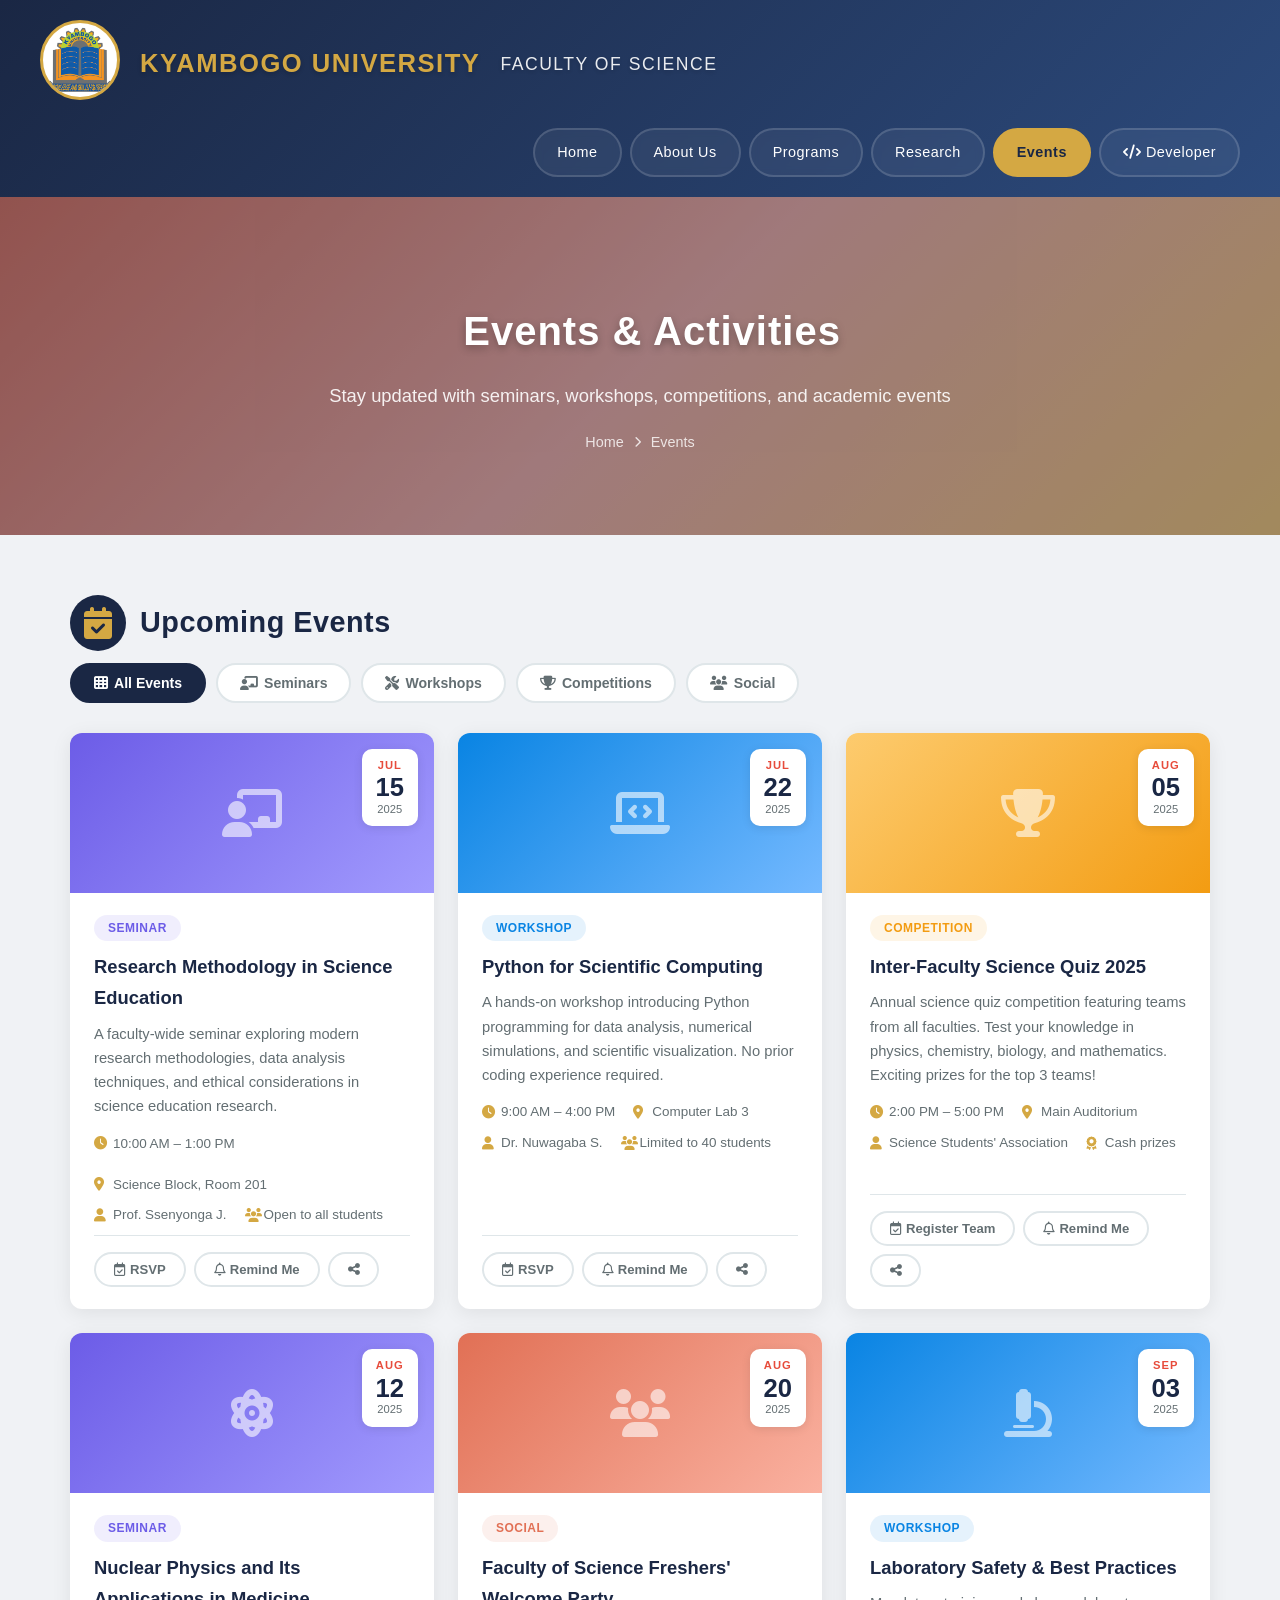
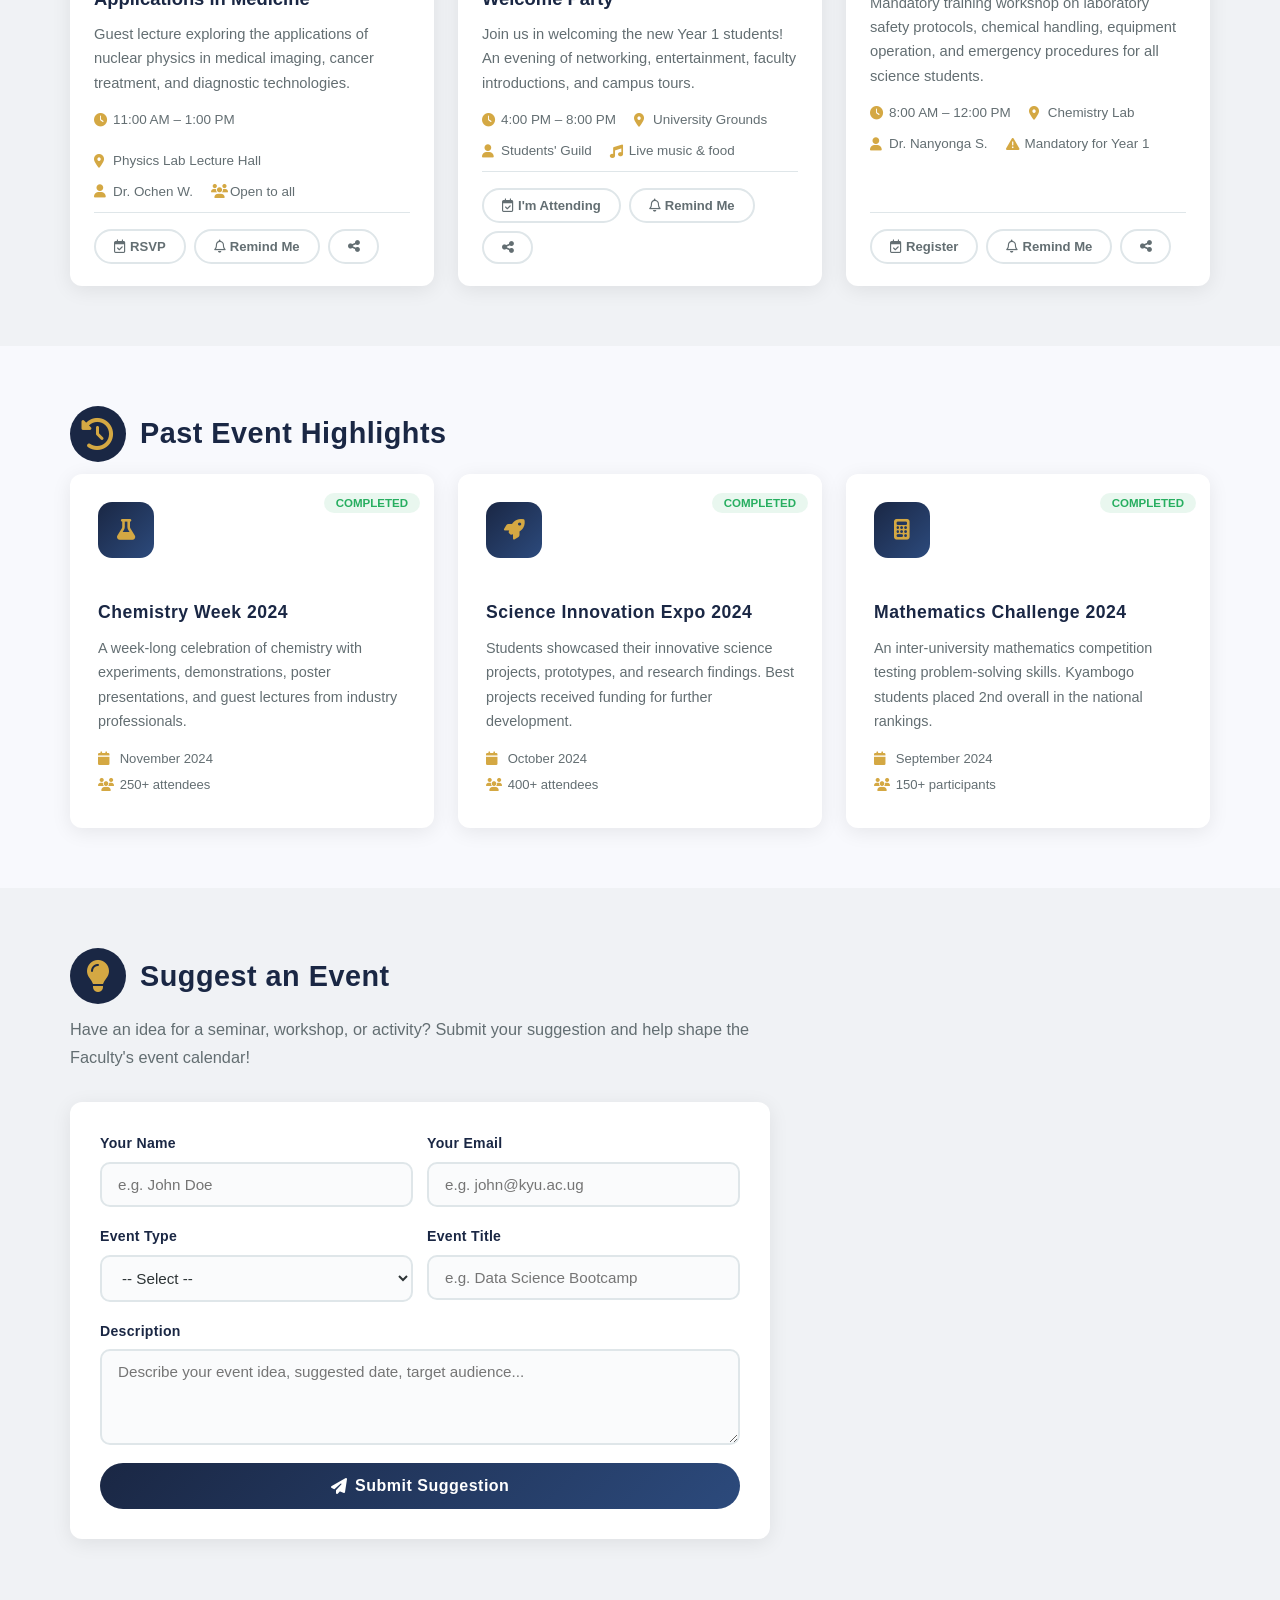
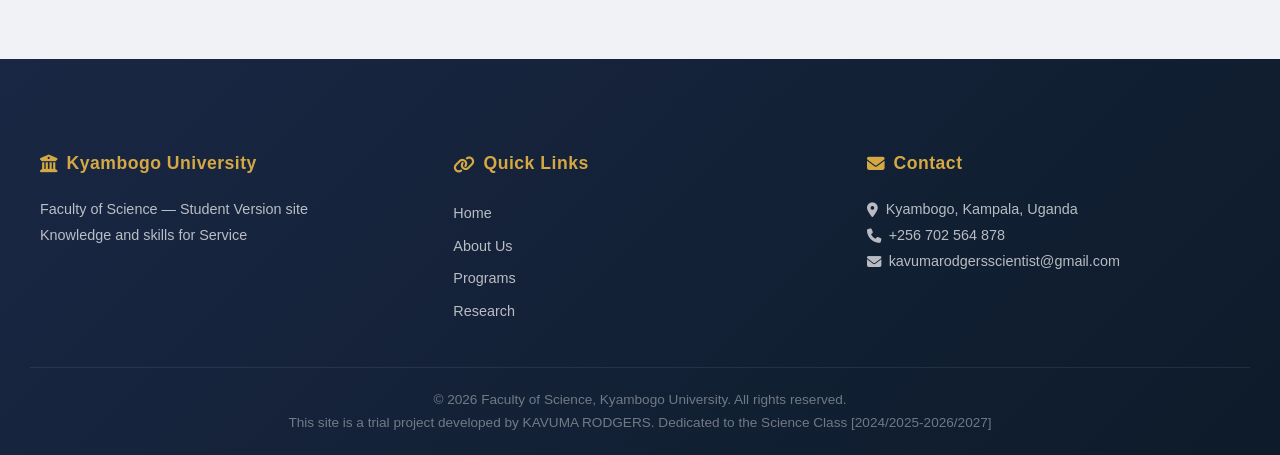
<file: events.html>
<!-- ==================== events.html ==================== -->
<!DOCTYPE html>
<html lang="en">
<head>
    <meta charset="UTF-8">
    <meta name="viewport" content="width=device-width, initial-scale=1.0">
    <title>Events - Faculty of Science | Kyambogo University</title>
    <link rel="stylesheet" href="style.css">
    <link rel="stylesheet" href="https://cdnjs.cloudflare.com/ajax/libs/font-awesome/6.5.0/css/all.min.css">
</head>
<body>

    <!-- NAVIGATION -->
    <nav>
        <div class="logo">
            <img src="kyambogo-logo.png" alt="Kyambogo University Logo" class="logo" width="100" height="100">
        </div>
        <h1>KYAMBOGO UNIVERSITY</h1>
        <h1>Faculty of Science</h1>
        <div class="nav-buttons">
            <a href="index.html" class="nav-button">Home</a>
            <a href="about.html" class="nav-button">About Us</a>
            <a href="programs.html" class="nav-button">Programs</a>
            <a href="research.html" class="nav-button">Research</a>
            <a href="events.html" class="nav-button active-page">Events</a>
            <a href="developer.html" class="nav-button"><i class="fas fa-code"></i> Developer</a>
        </div>
    </nav>

    <!-- HERO -->
    <section class="page-hero events-hero">
        <div class="hero-overlay"></div>
        <div class="hero-content">
            <h1><i class="fas fa-calendar-star"></i> Events & Activities</h1>
            <p>Stay updated with seminars, workshops, competitions, and academic events</p>
            <div class="hero-breadcrumb">
                <a href="index.html">Home</a> <i class="fas fa-chevron-right"></i> <span>Events</span>
            </div>
        </div>
    </section>

    <!-- EVENT FILTER -->
    <section class="content-section">
        <div class="section-container">
            <div class="section-title">
                <i class="fas fa-calendar-check"></i>
                <h2>Upcoming Events</h2>
            </div>
            <div class="event-filters">
                <button class="event-filter-btn active" onclick="filterEvents('all', this)">
                    <i class="fas fa-th"></i> All Events
                </button>
                <button class="event-filter-btn" onclick="filterEvents('seminar', this)">
                    <i class="fas fa-chalkboard-teacher"></i> Seminars
                </button>
                <button class="event-filter-btn" onclick="filterEvents('workshop', this)">
                    <i class="fas fa-tools"></i> Workshops
                </button>
                <button class="event-filter-btn" onclick="filterEvents('competition', this)">
                    <i class="fas fa-trophy"></i> Competitions
                </button>
                <button class="event-filter-btn" onclick="filterEvents('social', this)">
                    <i class="fas fa-users"></i> Social
                </button>
            </div>

            <div class="events-grid" id="events-grid">

                <!-- Event 1 -->
                <div class="event-card" data-category="seminar">
                    <div class="event-date-badge">
                        <span class="event-month">JUL</span>
                        <span class="event-day">15</span>
                        <span class="event-year">2025</span>
                    </div>
                    <div class="event-image-placeholder seminar-bg">
                        <i class="fas fa-chalkboard-teacher"></i>
                    </div>
                    <div class="event-details">
                        <div class="event-category-tag seminar">Seminar</div>
                        <h3>Research Methodology in Science Education</h3>
                        <p>A faculty-wide seminar exploring modern research methodologies, 
                        data analysis techniques, and ethical considerations in science education research.</p>
                        <div class="event-info-row">
                            <span><i class="fas fa-clock"></i> 10:00 AM – 1:00 PM</span>
                            <span><i class="fas fa-map-marker-alt"></i> Science Block, Room 201</span>
                        </div>
                        <div class="event-info-row">
                            <span><i class="fas fa-user"></i> Prof. Ssenyonga J.</span>
                            <span><i class="fas fa-users"></i> Open to all students</span>
                        </div>
                        <div class="event-actions">
                            <button class="event-rsvp" onclick="rsvpEvent(this)">
                                <i class="far fa-calendar-check"></i> RSVP
                            </button>
                            <button class="event-remind" onclick="remindEvent(this)">
                                <i class="far fa-bell"></i> Remind Me
                            </button>
                            <button class="event-share" onclick="shareEvent('Research Methodology Seminar')">
                                <i class="fas fa-share-alt"></i>
                            </button>
                        </div>
                    </div>
                </div>

                <!-- Event 2 -->
                <div class="event-card" data-category="workshop">
                    <div class="event-date-badge">
                        <span class="event-month">JUL</span>
                        <span class="event-day">22</span>
                        <span class="event-year">2025</span>
                    </div>
                    <div class="event-image-placeholder workshop-bg">
                        <i class="fas fa-laptop-code"></i>
                    </div>
                    <div class="event-details">
                        <div class="event-category-tag workshop">Workshop</div>
                        <h3>Python for Scientific Computing</h3>
                        <p>A hands-on workshop introducing Python programming for data analysis, 
                        numerical simulations, and scientific visualization. No prior coding experience required.</p>
                        <div class="event-info-row">
                            <span><i class="fas fa-clock"></i> 9:00 AM – 4:00 PM</span>
                            <span><i class="fas fa-map-marker-alt"></i> Computer Lab 3</span>
                        </div>
                        <div class="event-info-row">
                            <span><i class="fas fa-user"></i> Dr. Nuwagaba S.</span>
                            <span><i class="fas fa-users"></i> Limited to 40 students</span>
                        </div>
                        <div class="event-actions">
                            <button class="event-rsvp" onclick="rsvpEvent(this)">
                                <i class="far fa-calendar-check"></i> RSVP
                            </button>
                            <button class="event-remind" onclick="remindEvent(this)">
                                <i class="far fa-bell"></i> Remind Me
                            </button>
                            <button class="event-share" onclick="shareEvent('Python Workshop')">
                                <i class="fas fa-share-alt"></i>
                            </button>
                        </div>
                    </div>
                </div>

                <!-- Event 3 -->
                <div class="event-card" data-category="competition">
                    <div class="event-date-badge">
                        <span class="event-month">AUG</span>
                        <span class="event-day">05</span>
                        <span class="event-year">2025</span>
                    </div>
                    <div class="event-image-placeholder competition-bg">
                        <i class="fas fa-trophy"></i>
                    </div>
                    <div class="event-details">
                        <div class="event-category-tag competition">Competition</div>
                        <h3>Inter-Faculty Science Quiz 2025</h3>
                        <p>Annual science quiz competition featuring teams from all faculties. 
                        Test your knowledge in physics, chemistry, biology, and mathematics. 
                        Exciting prizes for the top 3 teams!</p>
                        <div class="event-info-row">
                            <span><i class="fas fa-clock"></i> 2:00 PM – 5:00 PM</span>
                            <span><i class="fas fa-map-marker-alt"></i> Main Auditorium</span>
                        </div>
                        <div class="event-info-row">
                            <span><i class="fas fa-user"></i> Science Students' Association</span>
                            <span><i class="fas fa-award"></i> Cash prizes</span>
                        </div>
                        <div class="event-actions">
                            <button class="event-rsvp" onclick="rsvpEvent(this)">
                                <i class="far fa-calendar-check"></i> Register Team
                            </button>
                            <button class="event-remind" onclick="remindEvent(this)">
                                <i class="far fa-bell"></i> Remind Me
                            </button>
                            <button class="event-share" onclick="shareEvent('Science Quiz 2025')">
                                <i class="fas fa-share-alt"></i>
                            </button>
                        </div>
                    </div>
                </div>

                <!-- Event 4 -->
                <div class="event-card" data-category="seminar">
                    <div class="event-date-badge">
                        <span class="event-month">AUG</span>
                        <span class="event-day">12</span>
                        <span class="event-year">2025</span>
                    </div>
                    <div class="event-image-placeholder seminar-bg">
                        <i class="fas fa-atom"></i>
                    </div>
                    <div class="event-details">
                        <div class="event-category-tag seminar">Seminar</div>
                        <h3>Nuclear Physics and Its Applications in Medicine</h3>
                        <p>Guest lecture exploring the applications of nuclear physics in medical 
                        imaging, cancer treatment, and diagnostic technologies.</p>
                        <div class="event-info-row">
                            <span><i class="fas fa-clock"></i> 11:00 AM – 1:00 PM</span>
                            <span><i class="fas fa-map-marker-alt"></i> Physics Lab Lecture Hall</span>
                        </div>
                        <div class="event-info-row">
                            <span><i class="fas fa-user"></i> Dr. Ochen W.</span>
                            <span><i class="fas fa-users"></i> Open to all</span>
                        </div>
                        <div class="event-actions">
                            <button class="event-rsvp" onclick="rsvpEvent(this)">
                                <i class="far fa-calendar-check"></i> RSVP
                            </button>
                            <button class="event-remind" onclick="remindEvent(this)">
                                <i class="far fa-bell"></i> Remind Me
                            </button>
                            <button class="event-share" onclick="shareEvent('Nuclear Physics Seminar')">
                                <i class="fas fa-share-alt"></i>
                            </button>
                        </div>
                    </div>
                </div>

                <!-- Event 5 -->
                <div class="event-card" data-category="social">
                    <div class="event-date-badge">
                        <span class="event-month">AUG</span>
                        <span class="event-day">20</span>
                        <span class="event-year">2025</span>
                    </div>
                    <div class="event-image-placeholder social-bg">
                        <i class="fas fa-users"></i>
                    </div>
                    <div class="event-details">
                        <div class="event-category-tag social">Social</div>
                        <h3>Faculty of Science Freshers' Welcome Party</h3>
                        <p>Join us in welcoming the new Year 1 students! An evening of networking, 
                        entertainment, faculty introductions, and campus tours.</p>
                        <div class="event-info-row">
                            <span><i class="fas fa-clock"></i> 4:00 PM – 8:00 PM</span>
                            <span><i class="fas fa-map-marker-alt"></i> University Grounds</span>
                        </div>
                        <div class="event-info-row">
                            <span><i class="fas fa-user"></i> Students' Guild</span>
                            <span><i class="fas fa-music"></i> Live music & food</span>
                        </div>
                        <div class="event-actions">
                            <button class="event-rsvp" onclick="rsvpEvent(this)">
                                <i class="far fa-calendar-check"></i> I'm Attending
                            </button>
                            <button class="event-remind" onclick="remindEvent(this)">
                                <i class="far fa-bell"></i> Remind Me
                            </button>
                            <button class="event-share" onclick="shareEvent('Freshers Welcome Party')">
                                <i class="fas fa-share-alt"></i>
                            </button>
                        </div>
                    </div>
                </div>

                <!-- Event 6 -->
                <div class="event-card" data-category="workshop">
                    <div class="event-date-badge">
                        <span class="event-month">SEP</span>
                        <span class="event-day">03</span>
                        <span class="event-year">2025</span>
                    </div>
                    <div class="event-image-placeholder workshop-bg">
                        <i class="fas fa-microscope"></i>
                    </div>
                    <div class="event-details">
                        <div class="event-category-tag workshop">Workshop</div>
                        <h3>Laboratory Safety & Best Practices</h3>
                        <p>Mandatory training workshop on laboratory safety protocols, chemical handling, 
                        equipment operation, and emergency procedures for all science students.</p>
                        <div class="event-info-row">
                            <span><i class="fas fa-clock"></i> 8:00 AM – 12:00 PM</span>
                            <span><i class="fas fa-map-marker-alt"></i> Chemistry Lab</span>
                        </div>
                        <div class="event-info-row">
                            <span><i class="fas fa-user"></i> Dr. Nanyonga S.</span>
                            <span><i class="fas fa-exclamation-triangle"></i> Mandatory for Year 1</span>
                        </div>
                        <div class="event-actions">
                            <button class="event-rsvp" onclick="rsvpEvent(this)">
                                <i class="far fa-calendar-check"></i> Register
                            </button>
                            <button class="event-remind" onclick="remindEvent(this)">
                                <i class="far fa-bell"></i> Remind Me
                            </button>
                            <button class="event-share" onclick="shareEvent('Lab Safety Workshop')">
                                <i class="fas fa-share-alt"></i>
                            </button>
                        </div>
                    </div>
                </div>
            </div>
        </div>
    </section>

    <!-- PAST EVENTS HIGHLIGHT -->
    <section class="content-section alt-bg">
        <div class="section-container">
            <div class="section-title">
                <i class="fas fa-history"></i>
                <h2>Past Event Highlights</h2>
            </div>
            <div class="past-events-grid">
                <div class="past-event-card">
                    <div class="past-event-overlay">
                        <span class="past-badge">Completed</span>
                    </div>
                    <div class="past-event-icon"><i class="fas fa-flask"></i></div>
                    <h4>Chemistry Week 2024</h4>
                    <p>A week-long celebration of chemistry with experiments, demonstrations, 
                    poster presentations, and guest lectures from industry professionals.</p>
                    <span class="past-date"><i class="fas fa-calendar"></i> November 2024</span>
                    <span class="past-attendees"><i class="fas fa-users"></i> 250+ attendees</span>
                </div>
                <div class="past-event-card">
                    <div class="past-event-overlay">
                        <span class="past-badge">Completed</span>
                    </div>
                    <div class="past-event-icon"><i class="fas fa-rocket"></i></div>
                    <h4>Science Innovation Expo 2024</h4>
                    <p>Students showcased their innovative science projects, prototypes, and 
                    research findings. Best projects received funding for further development.</p>
                    <span class="past-date"><i class="fas fa-calendar"></i> October 2024</span>
                    <span class="past-attendees"><i class="fas fa-users"></i> 400+ attendees</span>
                </div>
                <div class="past-event-card">
                    <div class="past-event-overlay">
                        <span class="past-badge">Completed</span>
                    </div>
                    <div class="past-event-icon"><i class="fas fa-calculator"></i></div>
                    <h4>Mathematics Challenge 2024</h4>
                    <p>An inter-university mathematics competition testing problem-solving 
                    skills. Kyambogo students placed 2nd overall in the national rankings.</p>
                    <span class="past-date"><i class="fas fa-calendar"></i> September 2024</span>
                    <span class="past-attendees"><i class="fas fa-users"></i> 150+ participants</span>
                </div>
            </div>
        </div>
    </section>

    <!-- SUGGEST AN EVENT -->
    <section class="content-section">
        <div class="section-container">
            <div class="section-title">
                <i class="fas fa-lightbulb"></i>
                <h2>Suggest an Event</h2>
            </div>
            <p class="section-subtitle">Have an idea for a seminar, workshop, or activity? 
            Submit your suggestion and help shape the Faculty's event calendar!</p>
            <div class="suggest-form-container">
                <form id="suggest-event-form" onsubmit="handleSuggestEvent(event)">
                    <div class="form-row">
                        <div class="form-group">
                            <label for="suggest-name">Your Name</label>
                            <input type="text" id="suggest-name" placeholder="e.g. John Doe" required>
                        </div>
                        <div class="form-group">
                            <label for="suggest-email">Your Email</label>
                            <input type="email" id="suggest-email" placeholder="e.g. john@kyu.ac.ug" required>
                        </div>
                    </div>
                    <div class="form-row">
                        <div class="form-group">
                            <label for="suggest-type">Event Type</label>
                            <select id="suggest-type" required>
                                <option value="">-- Select --</option>
                                <option value="seminar">Seminar</option>
                                <option value="workshop">Workshop</option>
                                <option value="competition">Competition</option>
                                <option value="social">Social</option>
                                <option value="other">Other</option>
                            </select>
                        </div>
                        <div class="form-group">
                            <label for="suggest-title">Event Title</label>
                            <input type="text" id="suggest-title" placeholder="e.g. Data Science Bootcamp" required>
                        </div>
                    </div>
                    <div class="form-group">
                        <label for="suggest-desc">Description</label>
                        <textarea id="suggest-desc" rows="4" placeholder="Describe your event idea, suggested date, target audience..." required></textarea>
                    </div>
                    <button type="submit" class="form-submit">
                        <i class="fas fa-paper-plane"></i> Submit Suggestion
                    </button>
                </form>
            </div>
        </div>
    </section>

    <!-- FOOTER -->
    <footer>
        <div class="footer-content">
            <div class="footer-col">
                <h4><i class="fas fa-university"></i> Kyambogo University</h4>
                <p>Faculty of Science — Student Version site</p>
                <p>Knowledge and skills for Service</p>
            </div>
            <div class="footer-col">
                <h4><i class="fas fa-link"></i> Quick Links</h4>
                <a href="index.html">Home</a>
                <a href="about.html">About Us</a>
                <a href="programs.html">Programs</a>
                <a href="research.html">Research</a>
            </div>
            <div class="footer-col">
                <h4><i class="fas fa-envelope"></i> Contact</h4>
                <p><i class="fas fa-map-marker-alt"></i> Kyambogo, Kampala, Uganda</p>
                <p><i class="fas fa-phone"></i> +256 702 564 878</p>
                <p><i class="fas fa-envelope"></i> kavumarodgersscientist@gmail.com</p>
            </div>
        </div>
        <div class="footer-bottom">
            <p>&copy; 2026 Faculty of Science, Kyambogo University. All rights reserved.</p>
            <p>This site is a trial project developed by KAVUMA RODGERS. Dedicated to the Science Class [2024/2025-2026/2027]</p>
        </div>
    </footer>

    <!-- TOAST CONTAINER -->
    <div class="toast-container" id="toast-container"></div>

    <script>
        // Toast notification
        function showToast(message, type = 'success') {
            const container = document.getElementById('toast-container');
            const toast = document.createElement('div');
            toast.className = `toast ${type}`;
            const icons = { success: 'fa-check-circle', error: 'fa-exclamation-circle', info: 'fa-info-circle' };
            toast.innerHTML = `<i class="fas ${icons[type]}"></i> ${message}`;
            container.appendChild(toast);
            setTimeout(() => {
                toast.style.opacity = '0';
                toast.style.transform = 'translateX(40px)';
                toast.style.transition = '0.4s ease';
                setTimeout(() => toast.remove(), 400);
            }, 3500);
        }

        // Event filter
        function filterEvents(category, btn) {
            document.querySelectorAll('.event-filter-btn').forEach(b => b.classList.remove('active'));
            btn.classList.add('active');
            document.querySelectorAll('.event-card').forEach(card => {
                if (category === 'all' || card.dataset.category === category) {
                    card.style.display = 'flex';
                    card.style.animation = 'fadeInUp 0.5s ease-out';
                } else {
                    card.style.display = 'none';
                }
            });
        }

        // RSVP
        function rsvpEvent(btn) {
            if (btn.classList.contains('rsvped')) {
                btn.classList.remove('rsvped');
                btn.innerHTML = `<i class="far fa-calendar-check"></i> RSVP`;
                showToast('RSVP cancelled', 'info');
            } else {
                btn.classList.add('rsvped');
                btn.innerHTML = `<i class="fas fa-calendar-check"></i> Going ✓`;
                showToast('You\'re registered! See you there! 🎉', 'success');
            }
        }

        // Remind
        function remindEvent(btn) {
            if (btn.classList.contains('reminded')) {
                btn.classList.remove('reminded');
                btn.innerHTML = `<i class="far fa-bell"></i> Remind Me`;
                showToast('Reminder removed', 'info');
            } else {
                btn.classList.add('reminded');
                btn.innerHTML = `<i class="fas fa-bell"></i> Reminder Set ✓`;
                showToast('Reminder set! You\'ll be notified 📩', 'success');
            }
        }

        // Share
        function shareEvent(name) {
            if (navigator.share) {
                navigator.share({ title: name, text: `Check out this event: ${name}`, url: window.location.href });
            } else {
                navigator.clipboard.writeText(window.location.href);
                showToast('Event link copied to clipboard! 📋', 'info');
            }
        }

        // Suggest event form
        function handleSuggestEvent(e) {
            e.preventDefault();
            const title = document.getElementById('suggest-title').value;
            showToast(`Thank you! Your suggestion "${title}" has been submitted! 💡`, 'success');
            e.target.reset();
        }
    </script>
</body>
</html>
</file>
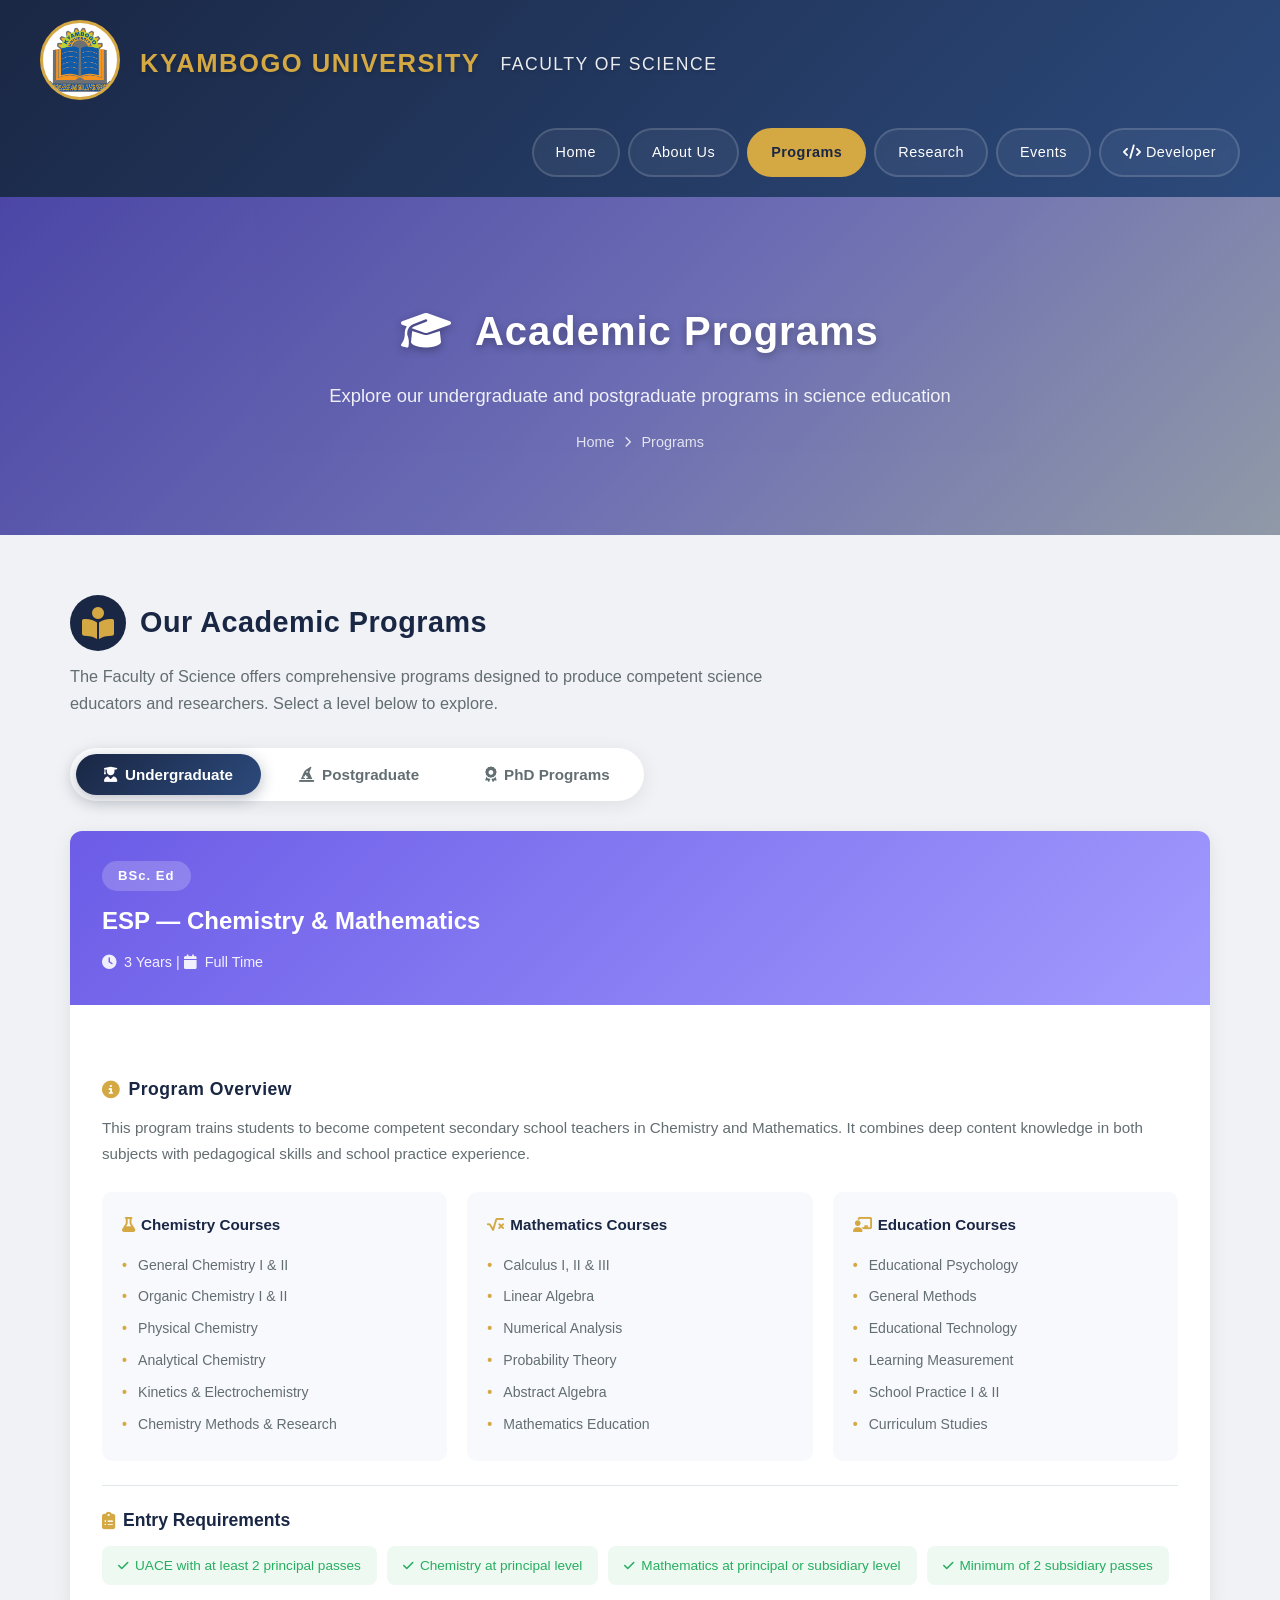
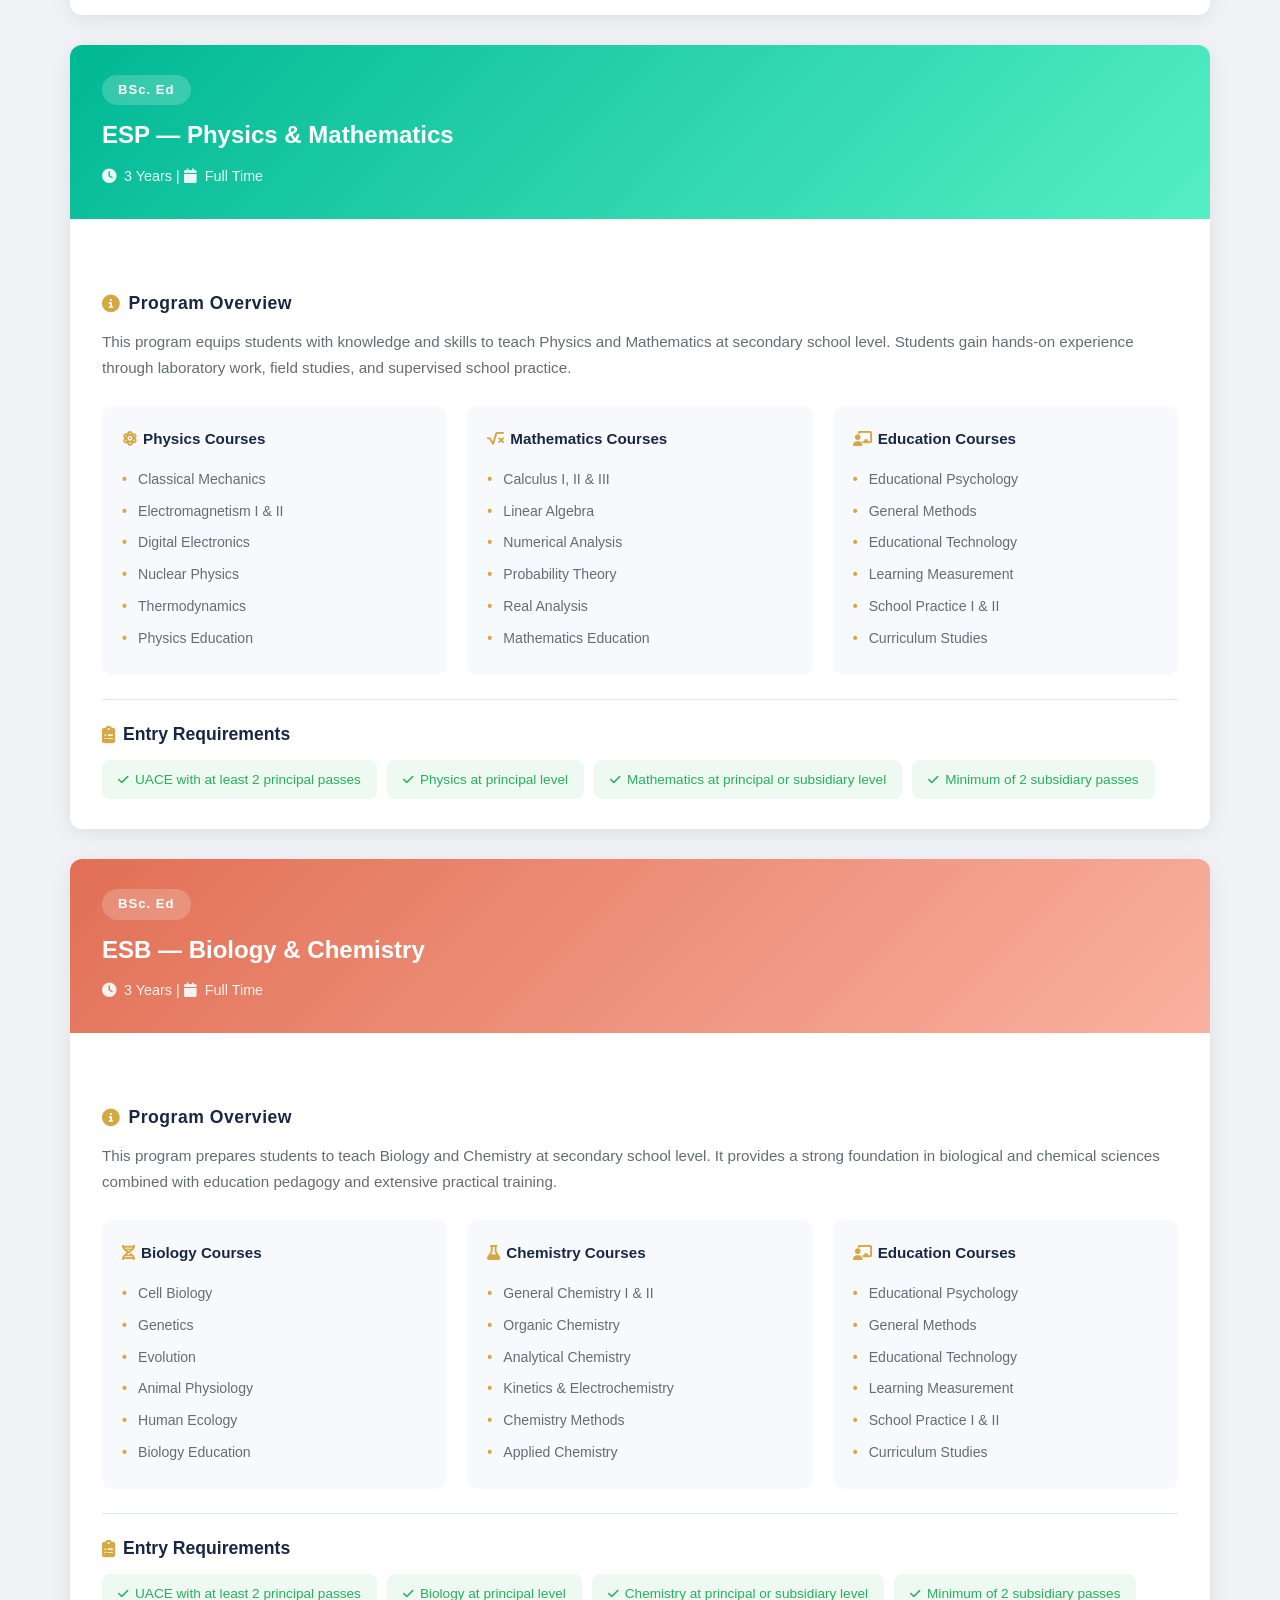
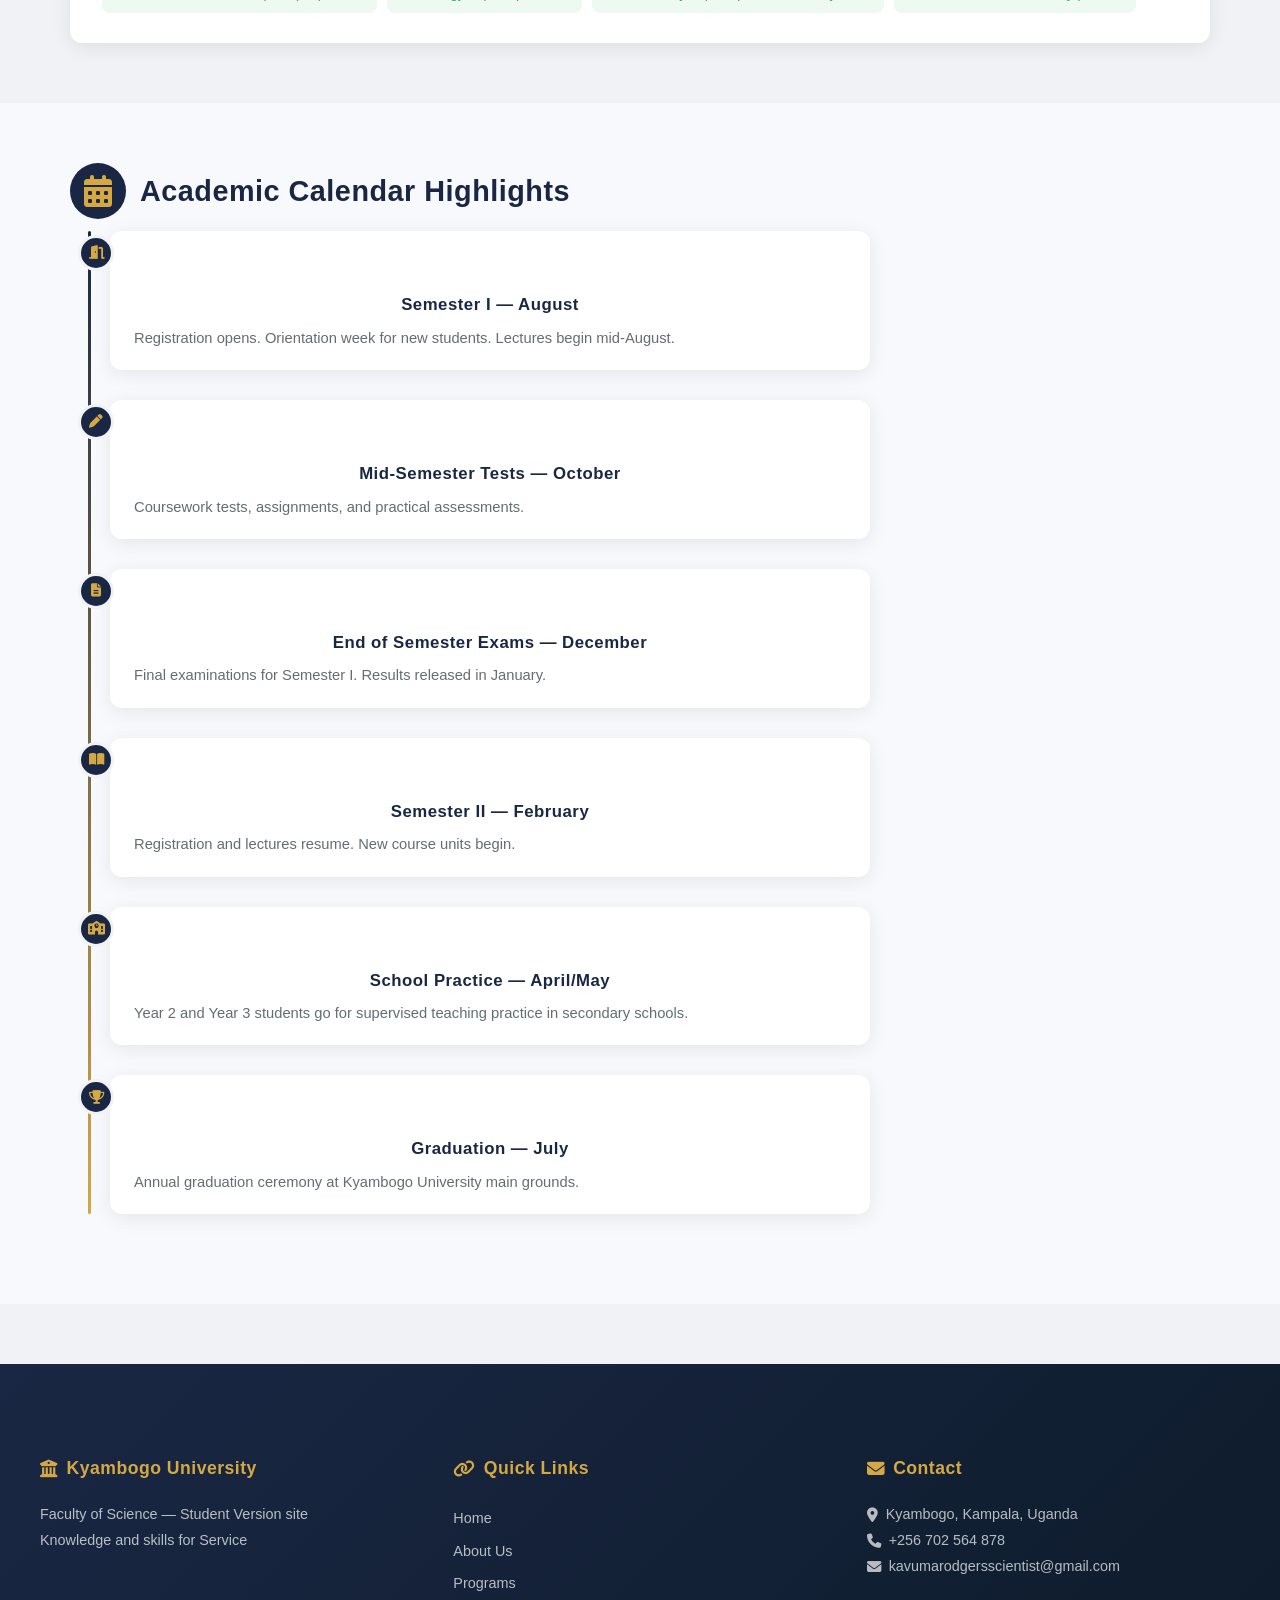
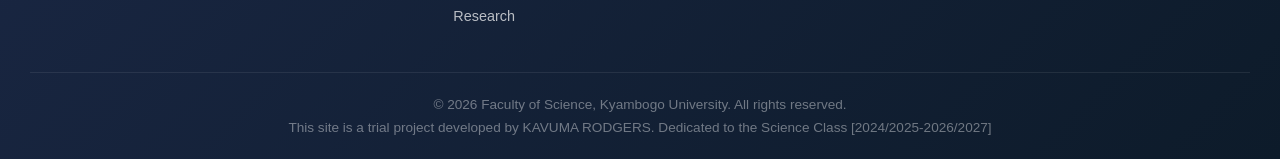
<file: programs.html>
<!-- ==================== programs.html ==================== -->
<!DOCTYPE html>
<html lang="en">
<head>
    <meta charset="UTF-8">
    <meta name="viewport" content="width=device-width, initial-scale=1.0">
    <title>Programs - Faculty of Science | Kyambogo University</title>
    <link rel="stylesheet" href="style.css">
    <link rel="stylesheet" href="https://cdnjs.cloudflare.com/ajax/libs/font-awesome/6.5.0/css/all.min.css">
</head>
<body>

    <!-- NAVIGATION -->
    <nav>
        <div class="logo">
            <img src="kyambogo-logo.png" alt="Kyambogo University Logo" class="logo" width="100" height="100">
        </div>
        <h1>KYAMBOGO UNIVERSITY</h1>
        <h1>Faculty of Science</h1>
        <div class="nav-buttons">
            <a href="index.html" class="nav-button">Home</a>
            <a href="about.html" class="nav-button">About Us</a>
            <a href="programs.html" class="nav-button active-page">Programs</a>
            <a href="research.html" class="nav-button">Research</a>
            <a href="events.html" class="nav-button">Events</a>
            <a href="developer.html" class="nav-button"><i class="fas fa-code"></i> Developer</a>
        </div>
    </nav>

    <!-- PAGE HERO -->
    <section class="page-hero programs-hero">
        <div class="hero-overlay"></div>
        <div class="hero-content">
            <h1><i class="fas fa-graduation-cap"></i> Academic Programs</h1>
            <p>Explore our undergraduate and postgraduate programs in science education</p>
            <div class="hero-breadcrumb">
                <a href="index.html">Home</a> <i class="fas fa-chevron-right"></i> <span>Programs</span>
            </div>
        </div>
    </section>

    <!-- PROGRAM LEVEL TABS -->
    <section class="content-section">
        <div class="section-container">
            <div class="section-title">
                <i class="fas fa-book-reader"></i>
                <h2>Our Academic Programs</h2>
            </div>
            <p class="section-subtitle">The Faculty of Science offers comprehensive programs designed to 
            produce competent science educators and researchers. Select a level below to explore.</p>

            <div class="program-level-tabs">
                <button class="level-tab active" onclick="showLevel('undergraduate', this)">
                    <i class="fas fa-user-graduate"></i> Undergraduate
                </button>
                <button class="level-tab" onclick="showLevel('postgraduate', this)">
                    <i class="fas fa-hat-wizard"></i> Postgraduate
                </button>
                <button class="level-tab" onclick="showLevel('phd', this)">
                    <i class="fas fa-award"></i> PhD Programs
                </button>
            </div>

            <!-- UNDERGRADUATE PROGRAMS -->
            <div class="level-content" id="level-undergraduate">
                <div class="program-detail-grid">

                    <!-- ESP Chemistry & Mathematics -->
                    <div class="program-card-full">
                        <div class="program-card-header chem-gradient">
                            <div class="program-badge">BSc. Ed</div>
                            <h3>ESP — Chemistry & Mathematics</h3>
                            <p class="program-duration"><i class="fas fa-clock"></i> 3 Years | <i class="fas fa-calendar"></i> Full Time</p>
                        </div>
                        <div class="program-card-body">
                            <div class="program-overview">
                                <h4><i class="fas fa-info-circle"></i> Program Overview</h4>
                                <p>This program trains students to become competent secondary school teachers 
                                in Chemistry and Mathematics. It combines deep content knowledge in both 
                                subjects with pedagogical skills and school practice experience.</p>
                            </div>
                            <div class="program-details-grid">
                                <div class="detail-box">
                                    <h5><i class="fas fa-flask"></i> Chemistry Courses</h5>
                                    <ul>
                                        <li>General Chemistry I & II</li>
                                        <li>Organic Chemistry I & II</li>
                                        <li>Physical Chemistry</li>
                                        <li>Analytical Chemistry</li>
                                        <li>Kinetics & Electrochemistry</li>
                                        <li>Chemistry Methods & Research</li>
                                    </ul>
                                </div>
                                <div class="detail-box">
                                    <h5><i class="fas fa-square-root-alt"></i> Mathematics Courses</h5>
                                    <ul>
                                        <li>Calculus I, II & III</li>
                                        <li>Linear Algebra</li>
                                        <li>Numerical Analysis</li>
                                        <li>Probability Theory</li>
                                        <li>Abstract Algebra</li>
                                        <li>Mathematics Education</li>
                                    </ul>
                                </div>
                                <div class="detail-box">
                                    <h5><i class="fas fa-chalkboard-teacher"></i> Education Courses</h5>
                                    <ul>
                                        <li>Educational Psychology</li>
                                        <li>General Methods</li>
                                        <li>Educational Technology</li>
                                        <li>Learning Measurement</li>
                                        <li>School Practice I & II</li>
                                        <li>Curriculum Studies</li>
                                    </ul>
                                </div>
                            </div>
                            <div class="program-requirements">
                                <h5><i class="fas fa-clipboard-list"></i> Entry Requirements</h5>
                                <div class="req-tags">
                                    <span class="req-tag"><i class="fas fa-check"></i> UACE with at least 2 principal passes</span>
                                    <span class="req-tag"><i class="fas fa-check"></i> Chemistry at principal level</span>
                                    <span class="req-tag"><i class="fas fa-check"></i> Mathematics at principal or subsidiary level</span>
                                    <span class="req-tag"><i class="fas fa-check"></i> Minimum of 2 subsidiary passes</span>
                                </div>
                            </div>
                        </div>
                    </div>

                    <!-- ESP Physics & Mathematics -->
                    <div class="program-card-full">
                        <div class="program-card-header phy-gradient">
                            <div class="program-badge">BSc. Ed</div>
                            <h3>ESP — Physics & Mathematics</h3>
                            <p class="program-duration"><i class="fas fa-clock"></i> 3 Years | <i class="fas fa-calendar"></i> Full Time</p>
                        </div>
                        <div class="program-card-body">
                            <div class="program-overview">
                                <h4><i class="fas fa-info-circle"></i> Program Overview</h4>
                                <p>This program equips students with knowledge and skills to teach Physics 
                                and Mathematics at secondary school level. Students gain hands-on experience 
                                through laboratory work, field studies, and supervised school practice.</p>
                            </div>
                            <div class="program-details-grid">
                                <div class="detail-box">
                                    <h5><i class="fas fa-atom"></i> Physics Courses</h5>
                                    <ul>
                                        <li>Classical Mechanics</li>
                                        <li>Electromagnetism I & II</li>
                                        <li>Digital Electronics</li>
                                        <li>Nuclear Physics</li>
                                        <li>Thermodynamics</li>
                                        <li>Physics Education</li>
                                    </ul>
                                </div>
                                <div class="detail-box">
                                    <h5><i class="fas fa-square-root-alt"></i> Mathematics Courses</h5>
                                    <ul>
                                        <li>Calculus I, II & III</li>
                                        <li>Linear Algebra</li>
                                        <li>Numerical Analysis</li>
                                        <li>Probability Theory</li>
                                        <li>Real Analysis</li>
                                        <li>Mathematics Education</li>
                                    </ul>
                                </div>
                                <div class="detail-box">
                                    <h5><i class="fas fa-chalkboard-teacher"></i> Education Courses</h5>
                                    <ul>
                                        <li>Educational Psychology</li>
                                        <li>General Methods</li>
                                        <li>Educational Technology</li>
                                        <li>Learning Measurement</li>
                                        <li>School Practice I & II</li>
                                        <li>Curriculum Studies</li>
                                    </ul>
                                </div>
                            </div>
                            <div class="program-requirements">
                                <h5><i class="fas fa-clipboard-list"></i> Entry Requirements</h5>
                                <div class="req-tags">
                                    <span class="req-tag"><i class="fas fa-check"></i> UACE with at least 2 principal passes</span>
                                    <span class="req-tag"><i class="fas fa-check"></i> Physics at principal level</span>
                                    <span class="req-tag"><i class="fas fa-check"></i> Mathematics at principal or subsidiary level</span>
                                    <span class="req-tag"><i class="fas fa-check"></i> Minimum of 2 subsidiary passes</span>
                                </div>
                            </div>
                        </div>
                    </div>

                    <!-- ESB Biology & Chemistry -->
                    <div class="program-card-full">
                        <div class="program-card-header bio-gradient">
                            <div class="program-badge">BSc. Ed</div>
                            <h3>ESB — Biology & Chemistry</h3>
                            <p class="program-duration"><i class="fas fa-clock"></i> 3 Years | <i class="fas fa-calendar"></i> Full Time</p>
                        </div>
                        <div class="program-card-body">
                            <div class="program-overview">
                                <h4><i class="fas fa-info-circle"></i> Program Overview</h4>
                                <p>This program prepares students to teach Biology and Chemistry at secondary 
                                school level. It provides a strong foundation in biological and chemical 
                                sciences combined with education pedagogy and extensive practical training.</p>
                            </div>
                            <div class="program-details-grid">
                                <div class="detail-box">
                                    <h5><i class="fas fa-dna"></i> Biology Courses</h5>
                                    <ul>
                                        <li>Cell Biology</li>
                                        <li>Genetics</li>
                                        <li>Evolution</li>
                                        <li>Animal Physiology</li>
                                        <li>Human Ecology</li>
                                        <li>Biology Education</li>
                                    </ul>
                                </div>
                                <div class="detail-box">
                                    <h5><i class="fas fa-flask"></i> Chemistry Courses</h5>
                                    <ul>
                                        <li>General Chemistry I & II</li>
                                        <li>Organic Chemistry</li>
                                        <li>Analytical Chemistry</li>
                                        <li>Kinetics & Electrochemistry</li>
                                        <li>Chemistry Methods</li>
                                        <li>Applied Chemistry</li>
                                    </ul>
                                </div>
                                <div class="detail-box">
                                    <h5><i class="fas fa-chalkboard-teacher"></i> Education Courses</h5>
                                    <ul>
                                        <li>Educational Psychology</li>
                                        <li>General Methods</li>
                                        <li>Educational Technology</li>
                                        <li>Learning Measurement</li>
                                        <li>School Practice I & II</li>
                                        <li>Curriculum Studies</li>
                                    </ul>
                                </div>
                            </div>
                            <div class="program-requirements">
                                <h5><i class="fas fa-clipboard-list"></i> Entry Requirements</h5>
                                <div class="req-tags">
                                    <span class="req-tag"><i class="fas fa-check"></i> UACE with at least 2 principal passes</span>
                                    <span class="req-tag"><i class="fas fa-check"></i> Biology at principal level</span>
                                    <span class="req-tag"><i class="fas fa-check"></i> Chemistry at principal or subsidiary level</span>
                                    <span class="req-tag"><i class="fas fa-check"></i> Minimum of 2 subsidiary passes</span>
                                </div>
                            </div>
                        </div>
                    </div>
                </div>
            </div>

            <!-- POSTGRADUATE PROGRAMS -->
            <div class="level-content" id="level-postgraduate" style="display:none;">
                <div class="program-detail-grid">
                    <div class="program-card-full">
                        <div class="program-card-header pg-gradient">
                            <div class="program-badge">MSc.</div>
                            <h3>Master of Science in Chemistry</h3>
                            <p class="program-duration"><i class="fas fa-clock"></i> 2 Years | <i class="fas fa-calendar"></i> Full/Part Time</p>
                        </div>
                        <div class="program-card-body">
                            <div class="program-overview">
                                <h4><i class="fas fa-info-circle"></i> Program Overview</h4>
                                <p>An advanced program focusing on specialized areas of chemistry including 
                                organic synthesis, environmental chemistry, and materials science. Students 
                                conduct original research and submit a thesis.</p>
                            </div>
                            <div class="program-requirements">
                                <h5><i class="fas fa-clipboard-list"></i> Entry Requirements</h5>
                                <div class="req-tags">
                                    <span class="req-tag"><i class="fas fa-check"></i> Bachelor's degree in Chemistry or related field</span>
                                    <span class="req-tag"><i class="fas fa-check"></i> Minimum of Second Class Upper division</span>
                                    <span class="req-tag"><i class="fas fa-check"></i> Two academic referees</span>
                                </div>
                            </div>
                        </div>
                    </div>
                    <div class="program-card-full">
                        <div class="program-card-header pg-gradient">
                            <div class="program-badge">MSc.</div>
                            <h3>Master of Science in Physics</h3>
                            <p class="program-duration"><i class="fas fa-clock"></i> 2 Years | <i class="fas fa-calendar"></i> Full/Part Time</p>
                        </div>
                        <div class="program-card-body">
                            <div class="program-overview">
                                <h4><i class="fas fa-info-circle"></i> Program Overview</h4>
                                <p>Covers advanced topics in theoretical and applied physics. Research areas 
                                include renewable energy, nuclear physics applications, and condensed matter physics.</p>
                            </div>
                            <div class="program-requirements">
                                <h5><i class="fas fa-clipboard-list"></i> Entry Requirements</h5>
                                <div class="req-tags">
                                    <span class="req-tag"><i class="fas fa-check"></i> Bachelor's degree in Physics or related field</span>
                                    <span class="req-tag"><i class="fas fa-check"></i> Minimum of Second Class Upper division</span>
                                    <span class="req-tag"><i class="fas fa-check"></i> Research proposal</span>
                                </div>
                            </div>
                        </div>
                    </div>
                    <div class="program-card-full">
                        <div class="program-card-header pg-gradient">
                            <div class="program-badge">MSc.</div>
                            <h3>Master of Science in Biology</h3>
                            <p class="program-duration"><i class="fas fa-clock"></i> 2 Years | <i class="fas fa-calendar"></i> Full/Part Time</p>
                        </div>
                        <div class="program-card-body">
                            <div class="program-overview">
                                <h4><i class="fas fa-info-circle"></i> Program Overview</h4>
                                <p>Specializations available in molecular biology, ecology, conservation biology, 
                                and genetics. Combines coursework with field research and laboratory investigations.</p>
                            </div>
                            <div class="program-requirements">
                                <h5><i class="fas fa-clipboard-list"></i> Entry Requirements</h5>
                                <div class="req-tags">
                                    <span class="req-tag"><i class="fas fa-check"></i> Bachelor's degree in Biology or related field</span>
                                    <span class="req-tag"><i class="fas fa-check"></i> Minimum of Second Class Upper division</span>
                                    <span class="req-tag"><i class="fas fa-check"></i> Research proposal</span>
                                </div>
                            </div>
                        </div>
                    </div>
                    <div class="program-card-full">
                        <div class="program-card-header pg-gradient">
                            <div class="program-badge">PGDE</div>
                            <h3>Postgraduate Diploma in Education</h3>
                            <p class="program-duration"><i class="fas fa-clock"></i> 1 Year | <i class="fas fa-calendar"></i> Full Time</p>
                        </div>
                        <div class="program-card-body">
                            <div class="program-overview">
                                <h4><i class="fas fa-info-circle"></i> Program Overview</h4>
                                <p>Designed for science graduates who wish to obtain teaching qualifications. 
                                Covers pedagogy, curriculum design, assessment, and supervised school practice.</p>
                            </div>
                            <div class="program-requirements">
                                <h5><i class="fas fa-clipboard-list"></i> Entry Requirements</h5>
                                <div class="req-tags">
                                    <span class="req-tag"><i class="fas fa-check"></i> Bachelor's degree in a science discipline</span>
                                    <span class="req-tag"><i class="fas fa-check"></i> Minimum of Second Class Lower division</span>
                                </div>
                            </div>
                        </div>
                    </div>
                </div>
            </div>

            <!-- PhD PROGRAMS -->
            <div class="level-content" id="level-phd" style="display:none;">
                <div class="program-detail-grid">
                    <div class="program-card-full">
                        <div class="program-card-header phd-gradient">
                            <div class="program-badge">PhD</div>
                            <h3>Doctor of Philosophy in Science Education</h3>
                            <p class="program-duration"><i class="fas fa-clock"></i> 3–5 Years | <i class="fas fa-calendar"></i> Full/Part Time</p>
                        </div>
                        <div class="program-card-body">
                            <div class="program-overview">
                                <h4><i class="fas fa-info-circle"></i> Program Overview</h4>
                                <p>This doctoral program focuses on advancing knowledge in science education 
                                through original research. Areas include curriculum development, pedagogical 
                                innovations, assessment strategies, and STEM education policy.</p>
                            </div>
                            <div class="program-requirements">
                                <h5><i class="fas fa-clipboard-list"></i> Entry Requirements</h5>
                                <div class="req-tags">
                                    <span class="req-tag"><i class="fas fa-check"></i> Master's degree in a relevant discipline</span>
                                    <span class="req-tag"><i class="fas fa-check"></i> Published research is an advantage</span>
                                    <span class="req-tag"><i class="fas fa-check"></i> Detailed research proposal</span>
                                    <span class="req-tag"><i class="fas fa-check"></i> Two academic referees</span>
                                </div>
                            </div>
                        </div>
                    </div>
                    <div class="program-card-full">
                        <div class="program-card-header phd-gradient">
                            <div class="program-badge">PhD</div>
                            <h3>Doctor of Philosophy in Chemistry / Physics / Biology / Mathematics</h3>
                            <p class="program-duration"><i class="fas fa-clock"></i> 3–5 Years | <i class="fas fa-calendar"></i> Full/Part Time</p>
                        </div>
                        <div class="program-card-body">
                            <div class="program-overview">
                                <h4><i class="fas fa-info-circle"></i> Program Overview</h4>
                                <p>Discipline-specific doctoral programs allowing in-depth research in specialized 
                                areas. Candidates work under experienced supervisors and contribute new knowledge 
                                to their respective fields through a doctoral thesis.</p>
                            </div>
                            <div class="program-requirements">
                                <h5><i class="fas fa-clipboard-list"></i> Entry Requirements</h5>
                                <div class="req-tags">
                                    <span class="req-tag"><i class="fas fa-check"></i> Master's degree in the relevant science discipline</span>
                                    <span class="req-tag"><i class="fas fa-check"></i> Strong research background</span>
                                    <span class="req-tag"><i class="fas fa-check"></i> Comprehensive research proposal</span>
                                </div>
                            </div>
                        </div>
                    </div>
                </div>
            </div>
        </div>
    </section>

    <!-- ACADEMIC CALENDAR HIGHLIGHTS -->
    <section class="content-section alt-bg">
        <div class="section-container">
            <div class="section-title">
                <i class="fas fa-calendar-alt"></i>
                <h2>Academic Calendar Highlights</h2>
            </div>
            <div class="timeline">
                <div class="timeline-item">
                    <div class="timeline-marker"><i class="fas fa-door-open"></i></div>
                    <div class="timeline-content">
                        <h4>Semester I — August</h4>
                        <p>Registration opens. Orientation week for new students. Lectures begin mid-August.</p>
                    </div>
                </div>
                <div class="timeline-item">
                    <div class="timeline-marker"><i class="fas fa-pen"></i></div>
                    <div class="timeline-content">
                        <h4>Mid-Semester Tests — October</h4>
                        <p>Coursework tests, assignments, and practical assessments.</p>
                    </div>
                </div>
                <div class="timeline-item">
                    <div class="timeline-marker"><i class="fas fa-file-alt"></i></div>
                    <div class="timeline-content">
                        <h4>End of Semester Exams — December</h4>
                        <p>Final examinations for Semester I. Results released in January.</p>
                    </div>
                </div>
                <div class="timeline-item">
                    <div class="timeline-marker"><i class="fas fa-book-open"></i></div>
                    <div class="timeline-content">
                        <h4>Semester II — February</h4>
                        <p>Registration and lectures resume. New course units begin.</p>
                    </div>
                </div>
                <div class="timeline-item">
                    <div class="timeline-marker"><i class="fas fa-school"></i></div>
                    <div class="timeline-content">
                        <h4>School Practice — April/May</h4>
                        <p>Year 2 and Year 3 students go for supervised teaching practice in secondary schools.</p>
                    </div>
                </div>
                <div class="timeline-item">
                    <div class="timeline-marker"><i class="fas fa-trophy"></i></div>
                    <div class="timeline-content">
                        <h4>Graduation — July</h4>
                        <p>Annual graduation ceremony at Kyambogo University main grounds.</p>
                    </div>
                </div>
            </div>
        </div>
    </section>

    <!-- FOOTER -->
    <footer>
        <div class="footer-content">
            <div class="footer-col">
                <h4><i class="fas fa-university"></i> Kyambogo University</h4>
                <p>Faculty of Science — Student Version site</p>
                <p>Knowledge and skills for Service</p>
            </div>
            <div class="footer-col">
                <h4><i class="fas fa-link"></i> Quick Links</h4>
                <a href="index.html">Home</a>
                <a href="about.html">About Us</a>
                <a href="programs.html">Programs</a>
                <a href="research.html">Research</a>
            </div>
            <div class="footer-col">
                <h4><i class="fas fa-envelope"></i> Contact</h4>
                <p><i class="fas fa-map-marker-alt"></i> Kyambogo, Kampala, Uganda</p>
                <p><i class="fas fa-phone"></i> +256 702 564 878</p>
                <p><i class="fas fa-envelope"></i> kavumarodgersscientist@gmail.com</p>
            </div>
        </div>
        <div class="footer-bottom">
            <p>&copy; 2026 Faculty of Science, Kyambogo University. All rights reserved. </p>
            <p>This site is a trial project developed by KAVUMA RODGERS. Dedicated to the Science Class [2024/2025-2026/2027]</p>
        </div>
    </footer>

    <script>
        function showLevel(level, btn) {
            document.querySelectorAll('.level-content').forEach(el => el.style.display = 'none');
            document.querySelectorAll('.level-tab').forEach(b => b.classList.remove('active'));
            document.getElementById('level-' + level).style.display = 'block';
            btn.classList.add('active');
        }
    </script>
</body>
</html>
</file>
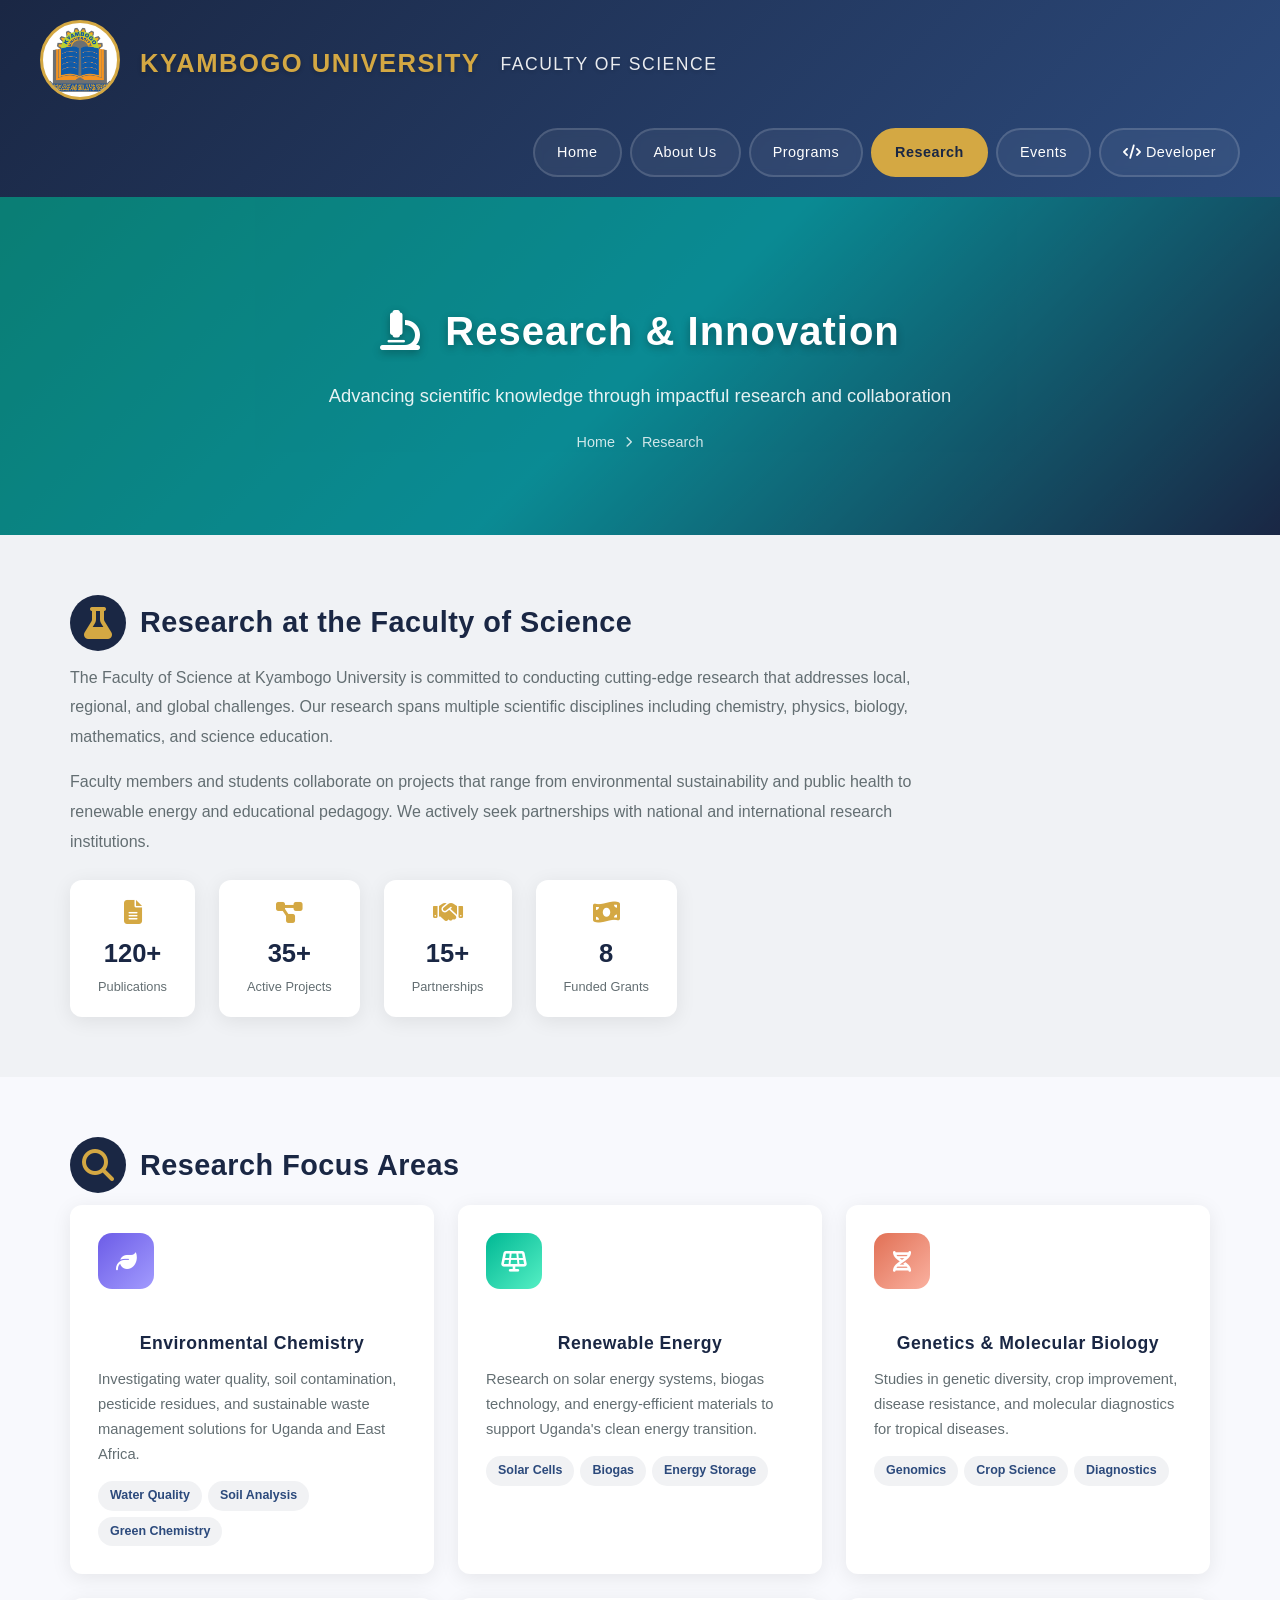
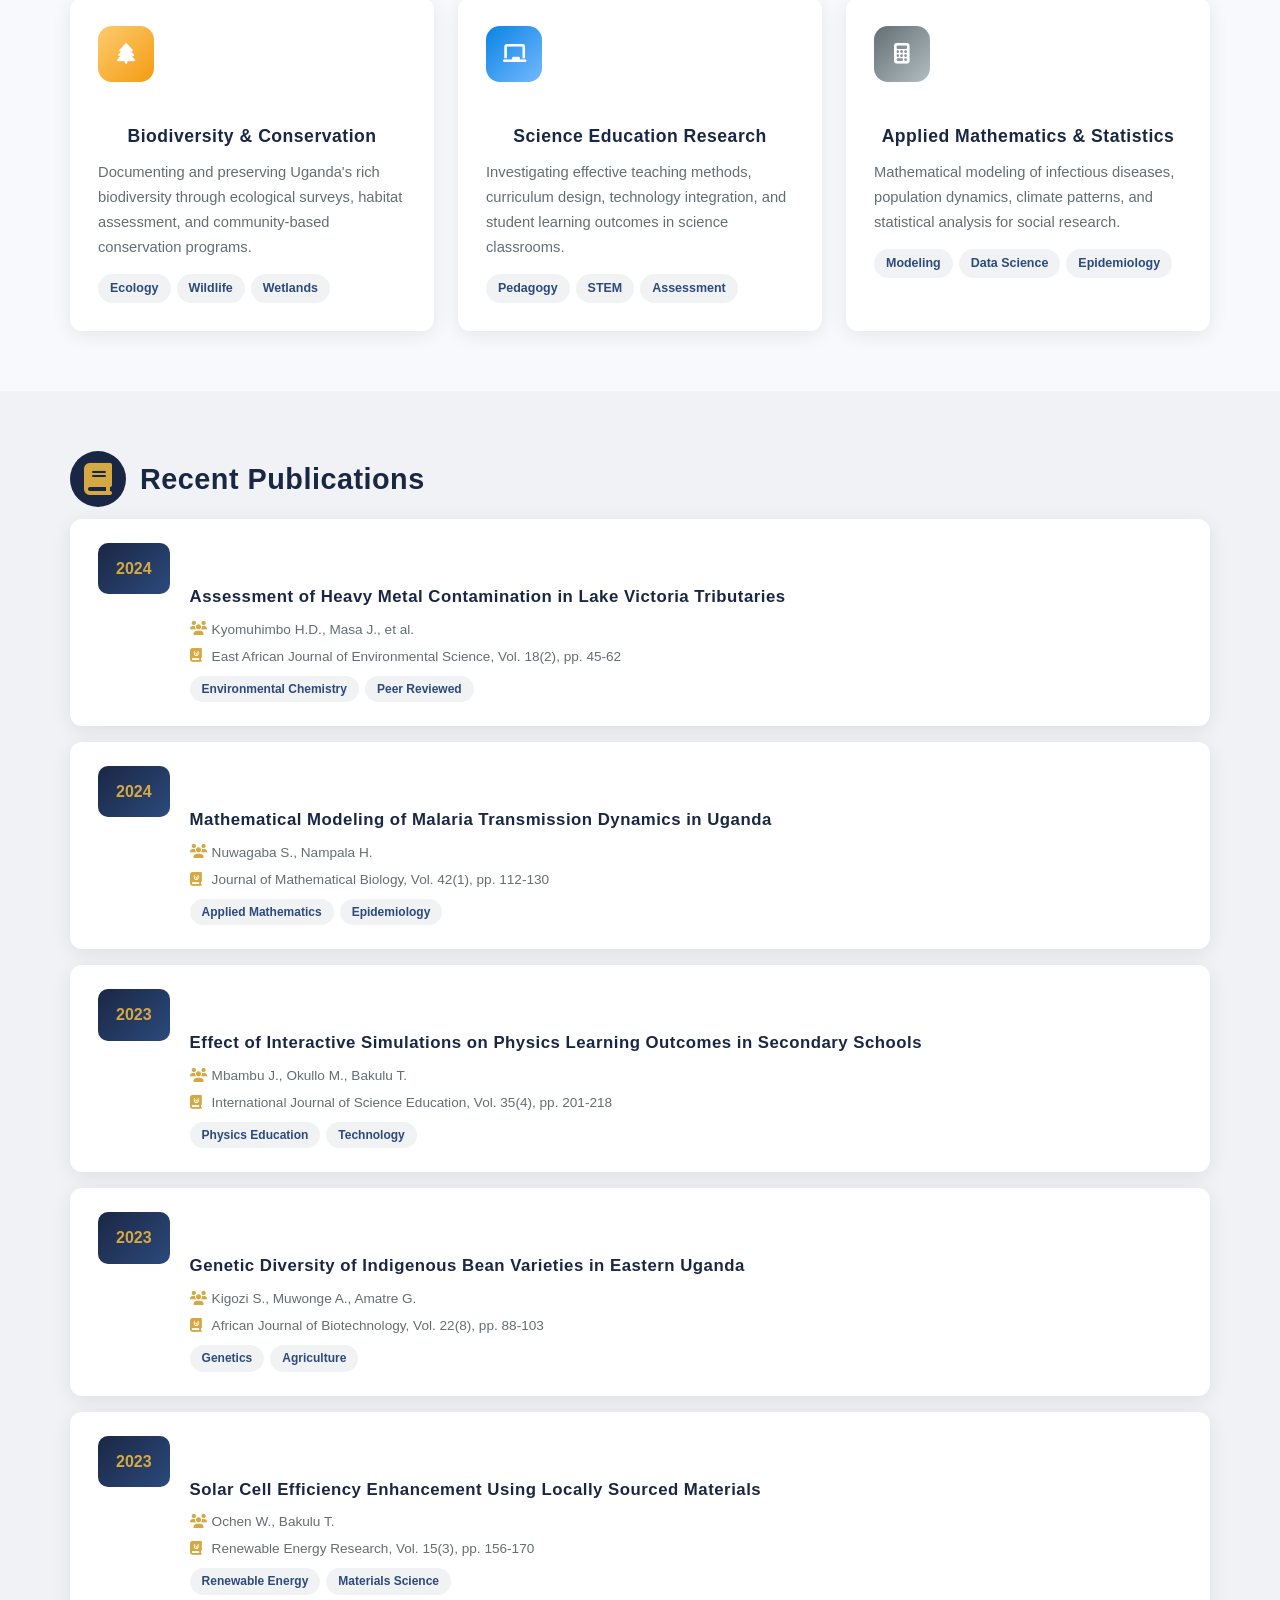
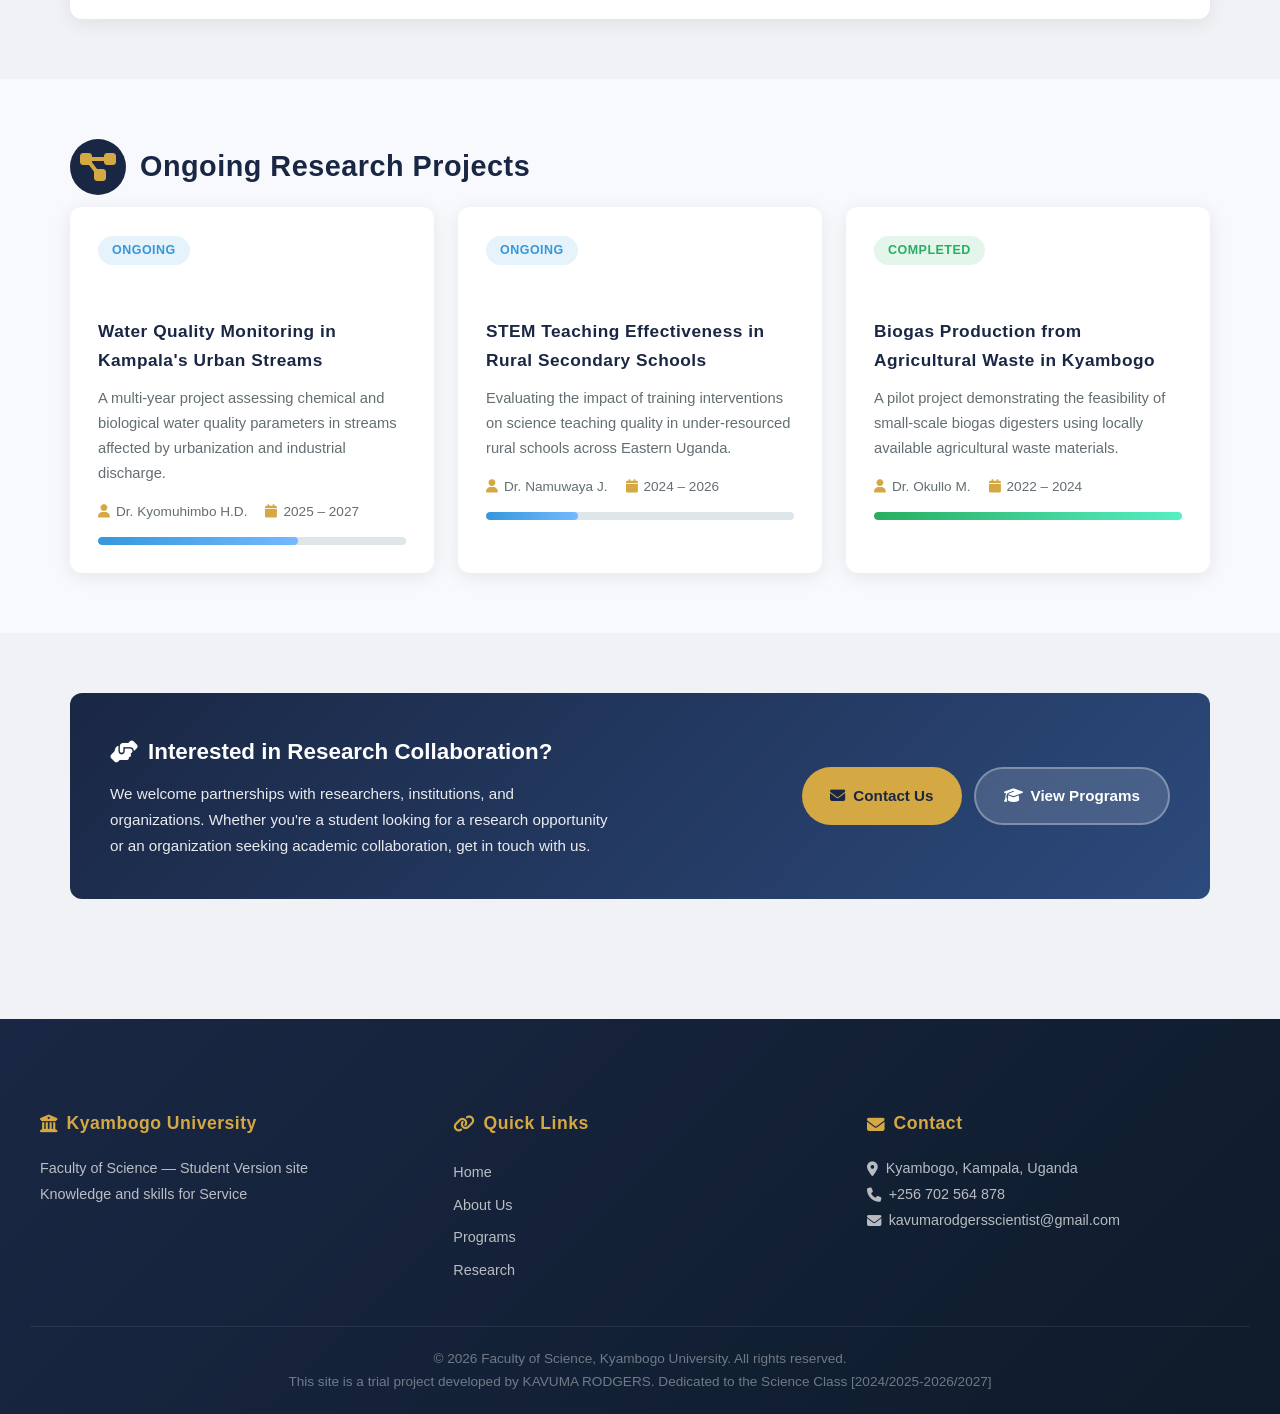
<file: research.html>
<!-- ==================== research.html ==================== -->
<!DOCTYPE html>
<html lang="en">
<head>
    <meta charset="UTF-8">
    <meta name="viewport" content="width=device-width, initial-scale=1.0">
    <title>Research - Faculty of Science | Kyambogo University</title>
    <link rel="stylesheet" href="style.css">
    <link rel="stylesheet" href="https://cdnjs.cloudflare.com/ajax/libs/font-awesome/6.5.0/css/all.min.css">
</head>
<body>

    <!-- NAVIGATION -->
    <nav>
        <div class="logo">
            <img src="kyambogo-logo.png" alt="Kyambogo University Logo" class="logo" width="100" height="100">
        </div>
        <h1>KYAMBOGO UNIVERSITY</h1>
        <h1>Faculty of Science</h1>
        <div class="nav-buttons">
            <a href="index.html" class="nav-button">Home</a>
            <a href="about.html" class="nav-button">About Us</a>
            <a href="programs.html" class="nav-button">Programs</a>
            <a href="research.html" class="nav-button active-page">Research</a>
            <a href="events.html" class="nav-button">Events</a>
            <a href="developer.html" class="nav-button"><i class="fas fa-code"></i> Developer</a>
        </div>
    </nav>

    <!-- HERO -->
    <section class="page-hero research-hero">
        <div class="hero-overlay"></div>
        <div class="hero-content">
            <h1><i class="fas fa-microscope"></i> Research & Innovation</h1>
            <p>Advancing scientific knowledge through impactful research and collaboration</p>
            <div class="hero-breadcrumb">
                <a href="index.html">Home</a> <i class="fas fa-chevron-right"></i> <span>Research</span>
            </div>
        </div>
    </section>

    <!-- RESEARCH OVERVIEW -->
    <section class="content-section">
        <div class="section-container">
            <div class="section-title">
                <i class="fas fa-flask"></i>
                <h2>Research at the Faculty of Science</h2>
            </div>
            <div class="research-intro-grid">
                <div class="research-intro-text">
                    <p>The Faculty of Science at Kyambogo University is committed to conducting 
                    cutting-edge research that addresses local, regional, and global challenges. 
                    Our research spans multiple scientific disciplines including chemistry, physics, 
                    biology, mathematics, and science education.</p>
                    <p>Faculty members and students collaborate on projects that range from environmental 
                    sustainability and public health to renewable energy and educational pedagogy. We 
                    actively seek partnerships with national and international research institutions.</p>
                    <div class="research-stats-row">
                        <div class="r-stat">
                            <i class="fas fa-file-alt"></i>
                            <strong>120+</strong>
                            <span>Publications</span>
                        </div>
                        <div class="r-stat">
                            <i class="fas fa-project-diagram"></i>
                            <strong>35+</strong>
                            <span>Active Projects</span>
                        </div>
                        <div class="r-stat">
                            <i class="fas fa-handshake"></i>
                            <strong>15+</strong>
                            <span>Partnerships</span>
                        </div>
                        <div class="r-stat">
                            <i class="fas fa-money-bill-wave"></i>
                            <strong>8</strong>
                            <span>Funded Grants</span>
                        </div>
                    </div>
                </div>
            </div>
        </div>
    </section>

    <!-- RESEARCH AREAS -->
    <section class="content-section alt-bg">
        <div class="section-container">
            <div class="section-title">
                <i class="fas fa-search"></i>
                <h2>Research Focus Areas</h2>
            </div>
            <div class="research-areas-grid">
                <div class="research-area-card">
                    <div class="ra-icon" style="background: linear-gradient(135deg, #6c5ce7, #a29bfe);">
                        <i class="fas fa-leaf"></i>
                    </div>
                    <h4>Environmental Chemistry</h4>
                    <p>Investigating water quality, soil contamination, pesticide residues, 
                    and sustainable waste management solutions for Uganda and East Africa.</p>
                    <div class="ra-tags">
                        <span>Water Quality</span>
                        <span>Soil Analysis</span>
                        <span>Green Chemistry</span>
                    </div>
                </div>
                <div class="research-area-card">
                    <div class="ra-icon" style="background: linear-gradient(135deg, #00b894, #55efc4);">
                        <i class="fas fa-solar-panel"></i>
                    </div>
                    <h4>Renewable Energy</h4>
                    <p>Research on solar energy systems, biogas technology, and energy-efficient 
                    materials to support Uganda's clean energy transition.</p>
                    <div class="ra-tags">
                        <span>Solar Cells</span>
                        <span>Biogas</span>
                        <span>Energy Storage</span>
                    </div>
                </div>
                <div class="research-area-card">
                    <div class="ra-icon" style="background: linear-gradient(135deg, #e17055, #fab1a0);">
                        <i class="fas fa-dna"></i>
                    </div>
                    <h4>Genetics & Molecular Biology</h4>
                    <p>Studies in genetic diversity, crop improvement, disease resistance, 
                    and molecular diagnostics for tropical diseases.</p>
                    <div class="ra-tags">
                        <span>Genomics</span>
                        <span>Crop Science</span>
                        <span>Diagnostics</span>
                    </div>
                </div>
                <div class="research-area-card">
                    <div class="ra-icon" style="background: linear-gradient(135deg, #fdcb6e, #f39c12);">
                        <i class="fas fa-tree"></i>
                    </div>
                    <h4>Biodiversity & Conservation</h4>
                    <p>Documenting and preserving Uganda's rich biodiversity through ecological 
                    surveys, habitat assessment, and community-based conservation programs.</p>
                    <div class="ra-tags">
                        <span>Ecology</span>
                        <span>Wildlife</span>
                        <span>Wetlands</span>
                    </div>
                </div>
                <div class="research-area-card">
                    <div class="ra-icon" style="background: linear-gradient(135deg, #0984e3, #74b9ff);">
                        <i class="fas fa-chalkboard"></i>
                    </div>
                    <h4>Science Education Research</h4>
                    <p>Investigating effective teaching methods, curriculum design, technology 
                    integration, and student learning outcomes in science classrooms.</p>
                    <div class="ra-tags">
                        <span>Pedagogy</span>
                        <span>STEM</span>
                        <span>Assessment</span>
                    </div>
                </div>
                <div class="research-area-card">
                    <div class="ra-icon" style="background: linear-gradient(135deg, #636e72, #b2bec3);">
                        <i class="fas fa-calculator"></i>
                    </div>
                    <h4>Applied Mathematics & Statistics</h4>
                    <p>Mathematical modeling of infectious diseases, population dynamics, 
                    climate patterns, and statistical analysis for social research.</p>
                    <div class="ra-tags">
                        <span>Modeling</span>
                        <span>Data Science</span>
                        <span>Epidemiology</span>
                    </div>
                </div>
            </div>
        </div>
    </section>

    <!-- RECENT PUBLICATIONS -->
    <section class="content-section">
        <div class="section-container">
            <div class="section-title">
                <i class="fas fa-book"></i>
                <h2>Recent Publications</h2>
            </div>
            <div class="publications-list">
                <div class="publication-card">
                    <div class="pub-year">2024</div>
                    <div class="pub-info">
                        <h4>Assessment of Heavy Metal Contamination in Lake Victoria Tributaries</h4>
                        <p class="pub-authors"><i class="fas fa-users"></i> Kyomuhimbo H.D., Masa J., et al.</p>
                        <p class="pub-journal"><i class="fas fa-journal-whills"></i> East African Journal of Environmental Science, Vol. 18(2), pp. 45-62</p>
                        <div class="pub-tags">
                            <span>Environmental Chemistry</span>
                            <span>Peer Reviewed</span>
                        </div>
                    </div>
                </div>
                <div class="publication-card">
                    <div class="pub-year">2024</div>
                    <div class="pub-info">
                        <h4>Mathematical Modeling of Malaria Transmission Dynamics in Uganda</h4>
                        <p class="pub-authors"><i class="fas fa-users"></i> Nuwagaba S., Nampala H.</p>
                        <p class="pub-journal"><i class="fas fa-journal-whills"></i> Journal of Mathematical Biology, Vol. 42(1), pp. 112-130</p>
                        <div class="pub-tags">
                            <span>Applied Mathematics</span>
                            <span>Epidemiology</span>
                        </div>
                    </div>
                </div>
                <div class="publication-card">
                    <div class="pub-year">2023</div>
                    <div class="pub-info">
                        <h4>Effect of Interactive Simulations on Physics Learning Outcomes in Secondary Schools</h4>
                        <p class="pub-authors"><i class="fas fa-users"></i> Mbambu J., Okullo M., Bakulu T.</p>
                        <p class="pub-journal"><i class="fas fa-journal-whills"></i> International Journal of Science Education, Vol. 35(4), pp. 201-218</p>
                        <div class="pub-tags">
                            <span>Physics Education</span>
                            <span>Technology</span>
                        </div>
                    </div>
                </div>
                <div class="publication-card">
                    <div class="pub-year">2023</div>
                    <div class="pub-info">
                        <h4>Genetic Diversity of Indigenous Bean Varieties in Eastern Uganda</h4>
                        <p class="pub-authors"><i class="fas fa-users"></i> Kigozi S., Muwonge A., Amatre G.</p>
                        <p class="pub-journal"><i class="fas fa-journal-whills"></i> African Journal of Biotechnology, Vol. 22(8), pp. 88-103</p>
                        <div class="pub-tags">
                            <span>Genetics</span>
                            <span>Agriculture</span>
                        </div>
                    </div>
                </div>
                <div class="publication-card">
                    <div class="pub-year">2023</div>
                    <div class="pub-info">
                        <h4>Solar Cell Efficiency Enhancement Using Locally Sourced Materials</h4>
                        <p class="pub-authors"><i class="fas fa-users"></i> Ochen W., Bakulu T.</p>
                        <p class="pub-journal"><i class="fas fa-journal-whills"></i> Renewable Energy Research, Vol. 15(3), pp. 156-170</p>
                        <div class="pub-tags">
                            <span>Renewable Energy</span>
                            <span>Materials Science</span>
                        </div>
                    </div>
                </div>
            </div>
        </div>
    </section>

    <!-- RESEARCH PROJECTS -->
    <section class="content-section alt-bg">
        <div class="section-container">
            <div class="section-title">
                <i class="fas fa-project-diagram"></i>
                <h2>Ongoing Research Projects</h2>
            </div>
            <div class="projects-grid">
                <div class="project-card">
                    <div class="project-status ongoing">Ongoing</div>
                    <h4>Water Quality Monitoring in Kampala's Urban Streams</h4>
                    <p>A multi-year project assessing chemical and biological water quality parameters 
                    in streams affected by urbanization and industrial discharge.</p>
                    <div class="project-meta">
                        <span><i class="fas fa-user"></i> Dr. Kyomuhimbo H.D.</span>
                        <span><i class="fas fa-calendar"></i> 2025 – 2027</span>
                    </div>
                    <div class="project-progress">
                        <div class="progress-bar" style="width: 65%;"></div>
                        <span>65% Complete</span>
                    </div>
                </div>
                <div class="project-card">
                    <div class="project-status ongoing">Ongoing</div>
                    <h4>STEM Teaching Effectiveness in Rural Secondary Schools</h4>
                    <p>Evaluating the impact of training interventions on science teaching quality 
                    in under-resourced rural schools across Eastern Uganda.</p>
                    <div class="project-meta">
                        <span><i class="fas fa-user"></i> Dr. Namuwaya J.</span>
                        <span><i class="fas fa-calendar"></i> 2024 – 2026</span>
                    </div>
                    <div class="project-progress">
                        <div class="progress-bar" style="width: 30%;"></div>
                        <span>30% Complete</span>
                    </div>
                </div>
                <div class="project-card">
                    <div class="project-status completed">Completed</div>
                    <h4>Biogas Production from Agricultural Waste in Kyambogo</h4>
                    <p>A pilot project demonstrating the feasibility of small-scale biogas digesters 
                    using locally available agricultural waste materials.</p>
                    <div class="project-meta">
                        <span><i class="fas fa-user"></i> Dr. Okullo M.</span>
                        <span><i class="fas fa-calendar"></i> 2022 – 2024</span>
                    </div>
                    <div class="project-progress">
                        <div class="progress-bar completed-bar" style="width: 100%;"></div>
                        <span>100% Complete</span>
                    </div>
                </div>
            </div>
        </div>
    </section>

    <!-- CALL FOR COLLABORATION -->
    <section class="content-section">
        <div class="section-container">
            <div class="cta-banner">
                <div class="cta-text">
                    <h3><i class="fas fa-hands-helping"></i> Interested in Research Collaboration?</h3>
                    <p>We welcome partnerships with researchers, institutions, and organizations. 
                    Whether you're a student looking for a research opportunity or an organization 
                    seeking academic collaboration, get in touch with us.</p>
                </div>
                <div class="cta-actions">
                    <a href="mailto:kavumarodgersscientist@gmail.com" class="cta-btn primary-cta">
                        <i class="fas fa-envelope"></i> Contact Us
                    </a>
                    <a href="programs.html" class="cta-btn secondary-cta">
                        <i class="fas fa-graduation-cap"></i> View Programs
                    </a>
                </div>
            </div>
        </div>
    </section>

    <!-- FOOTER -->
    <footer>
        <div class="footer-content">
            <div class="footer-col">
                <h4><i class="fas fa-university"></i> Kyambogo University</h4>
                <p>Faculty of Science — Student Version site</p>
                <p>Knowledge and skills for Service</p>
            </div>
            <div class="footer-col">
                <h4><i class="fas fa-link"></i> Quick Links</h4>
                <a href="index.html">Home</a>
                <a href="about.html">About Us</a>
                <a href="programs.html">Programs</a>
                <a href="research.html">Research</a>
            </div>
            <div class="footer-col">
                <h4><i class="fas fa-envelope"></i> Contact</h4>
                <p><i class="fas fa-map-marker-alt"></i> Kyambogo, Kampala, Uganda</p>
                <p><i class="fas fa-phone"></i> +256 702 564 878</p>
                <p><i class="fas fa-envelope"></i> kavumarodgersscientist@gmail.com</p>
            </div>
        </div>
        <div class="footer-bottom">
            <p>&copy; 2026 Faculty of Science, Kyambogo University. All rights reserved. </p>
            <p>This site is a trial project developed by KAVUMA RODGERS. Dedicated to the Science Class [2024/2025-2026/2027]</p>
        </div>
    </footer>
</body>
</html>
</file>
<file: style.css>
/* ===== CSS Reset & Base ===== */
*,
*::before,
*::after {
  margin: 0;
  padding: 0;
  box-sizing: border-box;
}

:root {
  --primary: #1a2744;
  --primary-light: #2c4a7c;
  --accent: #d4a843;
  --accent-hover: #e6be5a;
  --bg: #f0f2f5;
  --card-bg: #ffffff;
  --text: #2d3436;
  --text-light: #636e72;
  --border: #dfe6e9;
  --success: #27ae60;
  --danger: #e74c3c;
  --warning: #f39c12;
  --info: #3498db;
  --shadow: 0 4px 20px rgba(0, 0, 0, 0.08);
  --shadow-hover: 0 8px 30px rgba(0, 0, 0, 0.15);
  --radius: 12px;
  --transition: 0.3s cubic-bezier(0.4, 0, 0.2, 1);
}

html {
  scroll-behavior: smooth;
}

body {
  font-family: 'Segoe UI', Tahoma, Geneva, Verdana, sans-serif;
  background: var(--bg);
  color: var(--text);
  line-height: 1.7;
  min-height: 100vh;
  overflow-x: hidden;
}

/* ===== Navigation Bar ===== */
nav {
  background: linear-gradient(135deg, var(--primary) 0%, var(--primary-light) 100%);
  color: #fff;
  padding: 20px 40px;
  display: flex;
  align-items: center;
  flex-wrap: wrap;
  gap: 20px;
  position:var(--transition);
  top: 0;
  z-index: 1000;
  box-shadow: 0 4px 25px rgba(26, 39, 68, 0.35);
}

nav .logo {
  flex-shrink: 0;
}

nav .logo img {
  width: 80px;
  height: 80px;
  border-radius: 50%;
  border: 3px solid var(--accent);
  object-fit: cover;
  transition: transform var(--transition);
  background: #fff;
}

nav .logo img:hover {
  transform: rotate(10deg) scale(1.08);
}

nav h1 {
  font-size: 1.5rem;
  font-weight: 700;
  letter-spacing: 1.5px;
  text-transform: uppercase;
  text-shadow: 0 2px 4px rgba(0, 0, 0, 0.2);
  line-height: 1.3;
}

nav h1:first-of-type {
  font-size: 1.6rem;
  color: var(--accent);
}

nav h1:last-of-type {
  font-size: 1.1rem;
  font-weight: 400;
  opacity: 0.9;
}

.nav-buttons {
  margin-left: auto;
  display: flex;
  gap: 8px;
  flex-wrap: wrap;
}

.nav-button {
  text-decoration: none;
  color: #fff;
  padding: 10px 22px;
  border-radius: 30px;
  font-size: 0.9rem;
  font-weight: 500;
  letter-spacing: 0.5px;
  position: relative;
  overflow: hidden;
  transition: all var(--transition);
  border: 2px solid rgba(255, 255, 255, 0.15);
  background: rgba(255, 255, 255, 0.05);
  backdrop-filter: blur(4px);
}

.nav-button::before {
  content: '';
  position: absolute;
  top: 0;
  left: -100%;
  width: 100%;
  height: 100%;
  background: linear-gradient(90deg, transparent, rgba(255, 255, 255, 0.15), transparent);
  transition: left 0.5s;
}

.nav-button:hover::before {
  left: 100%;
}

.nav-button:hover {
  background: var(--accent);
  border-color: var(--accent);
  color: var(--primary);
  transform: translateY(-2px);
  box-shadow: 0 4px 15px rgba(212, 168, 67, 0.4);
}

.nav-new {
  border-color: var(--accent);
  color: var(--accent);
}

/* ===== Welcome Section ===== */
.welcome-container {
  max-width: 1200px;
  margin: 50px auto;
  padding: 0 30px;
  display: grid;
  grid-template-columns: 1fr 1fr;
  gap: 30px;
  animation: fadeInUp 0.8s ease-out;
}

@keyframes fadeInUp {
  from {
    opacity: 0;
    transform: translateY(30px);
  }
  to {
    opacity: 1;
    transform: translateY(0);
  }
}

@keyframes fadeIn {
  from { opacity: 0; }
  to { opacity: 1; }
}

@keyframes slideInRight {
  from { opacity: 0; transform: translateX(40px); }
  to { opacity: 1; transform: translateX(0); }
}

@keyframes slideInUp {
  from { opacity: 0; transform: translateY(20px); }
  to { opacity: 1; transform: translateY(0); }
}

@keyframes pop {
  0% { transform: scale(0.8); opacity: 0; }
  70% { transform: scale(1.05); }
  100% { transform: scale(1); opacity: 1; }
}

@keyframes pulse {
  0%, 100% { transform: scale(1); }
  50% { transform: scale(1.08); }
}

.welcome,
.faculty-info {
  background: var(--card-bg);
  border-radius: var(--radius);
  padding: 40px;
  box-shadow: var(--shadow);
  transition: all var(--transition);
  position: relative;
  overflow: hidden;
}

.welcome::before,
.faculty-info::before {
  content: '';
  position: absolute;
  top: 0;
  left: 0;
  width: 100%;
  height: 5px;
  background: linear-gradient(90deg, var(--primary), var(--accent));
}

.welcome:hover,
.faculty-info:hover {
  transform: translateY(-5px);
  box-shadow: var(--shadow-hover);
}

.welcome h2 {
  color: var(--primary);
  font-size: 1.6rem;
  margin-bottom: 18px;
  position: relative;
  padding-bottom: 12px;
}

.welcome h2::after {
  content: '';
  position: absolute;
  bottom: 0;
  left: 0;
  width: 60px;
  height: 3px;
  background: var(--accent);
  border-radius: 2px;
}

.welcome p,
.faculty-info p {
  color: var(--text-light);
  font-size: 1.02rem;
  line-height: 1.85;
}

.faculty-info h3 {
  color: var(--primary);
  font-size: 1.35rem;
  margin-bottom: 16px;
  display: flex;
  align-items: center;
  gap: 10px;
}

.faculty-info h3::before {
  content: '🎓';
  font-size: 1.4rem;
}

/* ===== Quick Actions Bar (NEW) ===== */
.quick-actions {
  max-width: 1200px;
  margin: 0 auto 30px;
  padding: 0 30px;
  display: flex;
  gap: 14px;
  flex-wrap: wrap;
  justify-content: center;
  animation: fadeInUp 0.8s ease-out 0.15s both;
}

.action-btn {
  padding: 14px 28px;
  font-size: 0.95rem;
  font-weight: 600;
  border: 2px solid var(--primary);
  border-radius: 50px;
  background: var(--card-bg);
  color: var(--primary);
  cursor: pointer;
  transition: all var(--transition);
  display: flex;
  align-items: center;
  gap: 8px;
}

.action-btn i {
  font-size: 1.1rem;
}

.action-btn:hover {
  background: var(--primary);
  color: #fff;
  transform: translateY(-3px);
  box-shadow: 0 6px 20px rgba(26, 39, 68, 0.25);
}

/* ===== Program Selection (ORIGINAL) ===== */
h4 {
  text-align: center;
  font-size: 1.35rem;
  color: var(--primary);
  margin: 40px 0 20px;
  font-weight: 600;
  letter-spacing: 0.5px;
  animation: fadeInUp 0.8s ease-out 0.2s both;
}

.program-buttons {
  display: flex;
  justify-content: center;
  gap: 20px;
  flex-wrap: wrap;
  padding: 0 30px 40px;
  animation: fadeInUp 0.8s ease-out 0.4s both;
}

.program-buttons button {
  padding: 18px 36px;
  font-size: 1rem;
  font-weight: 600;
  border: none;
  border-radius: 50px;
  cursor: pointer;
  transition: all var(--transition);
  letter-spacing: 0.5px;
  position: relative;
  overflow: hidden;
  box-shadow: 0 4px 15px rgba(0, 0, 0, 0.1);
}

.program-buttons button::after {
  content: '';
  position: absolute;
  width: 0;
  height: 0;
  top: 50%;
  left: 50%;
  background: rgba(255, 255, 255, 0.2);
  border-radius: 50%;
  transform: translate(-50%, -50%);
  transition: width 0.6s, height 0.6s;
}

.program-buttons button:active::after {
  width: 300px;
  height: 300px;
}

#chem-math-btn {
  background: linear-gradient(135deg, #6c5ce7, #a29bfe);
  color: #fff;
}

#chem-math-btn:hover {
  background: linear-gradient(135deg, #5b4cdb, #8c83f7);
  transform: translateY(-4px) scale(1.03);
  box-shadow: 0 8px 25px rgba(108, 92, 231, 0.45);
}

#phy-math-btn {
  background: linear-gradient(135deg, #00b894, #55efc4);
  color: #fff;
}

#phy-math-btn:hover {
  background: linear-gradient(135deg, #00a382, #3de3b3);
  transform: translateY(-4px) scale(1.03);
  box-shadow: 0 8px 25px rgba(0, 184, 148, 0.45);
}

#bio-chem-btn {
  background: linear-gradient(135deg, #e17055, #fab1a0);
  color: #fff;
}

#bio-chem-btn:hover {
  background: linear-gradient(135deg, #d35944, #f79f8e);
  transform: translateY(-4px) scale(1.03);
  box-shadow: 0 8px 25px rgba(225, 112, 85, 0.45);
}

/* ===== Text Area / Dynamic Content (ORIGINAL) ===== */
#text-area {
  max-width: 1200px;
  margin: 0 auto 60px;
  padding: 0 30px;
  animation: fadeInUp 0.6s ease-out;
}

#text-area h2 {
  color: var(--primary);
  font-size: 1.8rem;
  text-align: center;
  margin-bottom: 16px;
  padding-bottom: 14px;
  border-bottom: 3px solid var(--accent);
  display: inline-block;
  width: 100%;
}

#text-area > p {
  background: var(--card-bg);
  padding: 28px 32px;
  border-radius: var(--radius);
  box-shadow: var(--shadow);
  color: var(--text-light);
  font-size: 1.05rem;
  line-height: 1.85;
  margin-bottom: 30px;
  border-left: 5px solid var(--accent);
}

#text-area h3 {
  color: var(--primary);
  font-size: 1.3rem;
  margin: 30px 0 14px;
  padding-left: 14px;
  border-left: 4px solid var(--accent);
}

#text-area ul {
  list-style: none;
  padding: 0;
  display: grid;
  grid-template-columns: repeat(auto-fill, minmax(320px, 1fr));
  gap: 12px;
  margin-bottom: 30px;
}

#text-area ul li {
  background: var(--card-bg);
  padding: 14px 20px;
  border-radius: 8px;
  box-shadow: 0 2px 8px rgba(0, 0, 0, 0.05);
  transition: all var(--transition);
  position: relative;
  padding-left: 36px;
  font-size: 0.95rem;
  border: 1px solid var(--border);
}

#text-area ul li::before {
  content: '✦';
  position: absolute;
  left: 14px;
  color: var(--accent);
  font-size: 0.8rem;
  top: 50%;
  transform: translateY(-50%);
}

#text-area ul li:hover {
  background: var(--primary);
  color: #fff;
  transform: translateX(8px);
  box-shadow: 0 4px 15px rgba(26, 39, 68, 0.2);
  border-color: var(--primary);
}

#text-area ul li:hover::before {
  color: var(--accent);
}

/* ===== Day Tab Buttons ===== */
.tab-buttons {
  display: flex;
  justify-content: center;
  gap: 10px;
  flex-wrap: wrap;
  margin: 30px 0 20px;
  padding: 6px;
  background: var(--card-bg);
  border-radius: 50px;
  box-shadow: var(--shadow);
  max-width: 700px;
  margin-left: auto;
  margin-right: auto;
}

.tab-buttons button {
  padding: 12px 28px;
  font-size: 0.95rem;
  font-weight: 600;
  border: none;
  border-radius: 50px;
  cursor: pointer;
  background: transparent;
  color: var(--text-light);
  transition: all var(--transition);
  letter-spacing: 0.3px;
}

.tab-buttons button:hover,
.tab-buttons button.active-tab {
  background: linear-gradient(135deg, var(--primary), var(--primary-light));
  color: #fff;
  transform: scale(1.05);
  box-shadow: 0 4px 15px rgba(26, 39, 68, 0.3);
}

/* ===== Timetable Tables ===== */
#text-area table {
  width: 100%;
  border-collapse: separate;
  border-spacing: 0;
  background: var(--card-bg);
  border-radius: var(--radius);
  overflow: hidden;
  box-shadow: var(--shadow);
  margin-bottom: 20px;
}

#text-area table thead {
  background: linear-gradient(135deg, var(--primary), var(--primary-light));
}

#text-area table thead th {
  color: #fff;
  padding: 16px 20px;
  text-align: left;
  font-weight: 600;
  font-size: 0.92rem;
  letter-spacing: 0.8px;
  text-transform: uppercase;
}

#text-area table tbody tr {
  transition: all var(--transition);
  border-bottom: 1px solid var(--border);
}

#text-area table tbody tr:last-child {
  border-bottom: none;
}

#text-area table tbody tr:nth-child(even) {
  background: #f8f9fd;
}

#text-area table tbody tr:hover {
  background: linear-gradient(90deg, rgba(212, 168, 67, 0.08), rgba(26, 39, 68, 0.05));
  transform: scale(1.005);
}

#text-area table tbody td {
  padding: 16px 20px;
  font-size: 0.95rem;
  color: var(--text);
  vertical-align: middle;
}

#text-area table tbody td:first-child {
  font-weight: 600;
  color: var(--primary);
  white-space: nowrap;
}

#text-area table tbody td:last-child {
  font-family: 'Courier New', monospace;
  font-weight: 700;
  color: var(--primary-light);
  background: rgba(26, 39, 68, 0.04);
  border-radius: 4px;
}

#text-area div[id^="day-"] h3 {
  text-align: center;
  font-size: 1.25rem;
  color: var(--accent);
  border-left: none;
  padding-left: 0;
  margin-bottom: 16px;
  text-transform: uppercase;
  letter-spacing: 2px;
}

/* ===== Feature Sections (NEW) ===== */
.feature-section {
  max-width: 1200px;
  margin: 0 auto 60px;
  padding: 0 30px;
  animation: fadeInUp 0.6s ease-out;
}

.section-header {
  display: flex;
  align-items: center;
  gap: 14px;
  margin-bottom: 10px;
}

.section-header i {
  font-size: 2rem;
  color: var(--accent);
  background: var(--primary);
  width: 56px;
  height: 56px;
  display: flex;
  align-items: center;
  justify-content: center;
  border-radius: 50%;
}

.section-header h2 {
  color: var(--primary);
  font-size: 1.7rem;
  letter-spacing: 0.5px;
}

.section-description {
  margin-bottom: 24px;
}

.section-description p {
  color: var(--text-light);
  font-size: 1rem;
  max-width: 700px;
}

/* ===== Announcements (NEW) ===== */
.announcements-list {
  display: flex;
  flex-direction: column;
  gap: 20px;
}

.announcement-card {
  background: var(--card-bg);
  border-radius: var(--radius);
  padding: 24px 28px;
  box-shadow: var(--shadow);
  border-left: 5px solid var(--info);
  transition: all var(--transition);
  animation: slideInUp 0.5s ease-out;
}

.announcement-card:hover {
  transform: translateY(-3px);
  box-shadow: var(--shadow-hover);
}

.announcement-card.pinned {
  border-left-color: var(--accent);
  background: linear-gradient(135deg, #fffdf5, #fff);
}

.announcement-card[data-category="urgent"] {
  border-left-color: var(--danger);
}

.announcement-card[data-category="exam"] {
  border-left-color: #6c5ce7;
}

.announcement-card[data-category="deadline"] {
  border-left-color: var(--warning);
}

.announcement-card[data-category="event"] {
  border-left-color: var(--success);
}

.announcement-header {
  display: flex;
  align-items: center;
  gap: 12px;
  margin-bottom: 14px;
  flex-wrap: wrap;
}

.announcement-avatar {
  width: 42px;
  height: 42px;
  border-radius: 50%;
  background: linear-gradient(135deg, var(--primary), var(--primary-light));
  display: flex;
  align-items: center;
  justify-content: center;
  color: #fff;
  font-size: 1rem;
  flex-shrink: 0;
}

.announcement-meta {
  display: flex;
  flex-direction: column;
}

.announcement-author {
  font-weight: 700;
  color: var(--primary);
  font-size: 0.95rem;
}

.announcement-date {
  font-size: 0.8rem;
  color: var(--text-light);
}

.announcement-badge {
  margin-left: auto;
  padding: 4px 14px;
  border-radius: 20px;
  font-size: 0.75rem;
  font-weight: 600;
  text-transform: uppercase;
  letter-spacing: 0.5px;
}

.badge-pinned {
  background: rgba(212, 168, 67, 0.15);
  color: var(--accent);
}

.badge-general {
  background: rgba(52, 152, 219, 0.12);
  color: var(--info);
}

.badge-exam {
  background: rgba(108, 92, 231, 0.12);
  color: #6c5ce7;
}

.badge-deadline {
  background: rgba(243, 156, 18, 0.12);
  color: var(--warning);
}

.badge-event {
  background: rgba(39, 174, 96, 0.12);
  color: var(--success);
}

.badge-urgent {
  background: rgba(231, 76, 60, 0.12);
  color: var(--danger);
}

.announcement-title {
  font-size: 1.15rem;
  color: var(--primary);
  margin-bottom: 8px;
}

.announcement-body {
  color: var(--text-light);
  font-size: 0.95rem;
  line-height: 1.7;
}

.announcement-footer {
  margin-top: 16px;
  display: flex;
  gap: 16px;
  padding-top: 12px;
  border-top: 1px solid var(--border);
}

.like-btn,
.reply-btn {
  background: none;
  border: none;
  cursor: pointer;
  font-size: 0.9rem;
  color: var(--text-light);
  display: flex;
  align-items: center;
  gap: 6px;
  padding: 6px 14px;
  border-radius: 20px;
  transition: all var(--transition);
}

.like-btn:hover {
  background: rgba(231, 76, 60, 0.08);
  color: var(--danger);
}

.like-btn.liked {
  color: var(--danger);
}

.like-btn.liked i {
  font-weight: 900;
}

.reply-btn:hover {
  background: rgba(52, 152, 219, 0.08);
  color: var(--info);
}

/* Reply Section */
.reply-section {
  margin-top: 14px;
  padding-top: 14px;
  border-top: 1px dashed var(--border);
}

.replies-container {
  display: flex;
  flex-direction: column;
  gap: 10px;
  margin-bottom: 12px;
}

.reply-bubble {
  background: #f0f2f5;
  padding: 10px 16px;
  border-radius: 14px;
  font-size: 0.88rem;
  animation: slideInUp 0.3s ease-out;
}

.reply-bubble strong {
  color: var(--primary);
  font-size: 0.82rem;
}

.reply-input-row {
  display: flex;
  gap: 8px;
}

.reply-input {
  flex: 1;
  padding: 10px 16px;
  border: 2px solid var(--border);
  border-radius: 25px;
  font-size: 0.9rem;
  outline: none;
  transition: border-color var(--transition);
}

.reply-input:focus {
  border-color: var(--primary);
}

.reply-send-btn {
  width: 40px;
  height: 40px;
  border: none;
  border-radius: 50%;
  background: var(--primary);
  color: #fff;
  cursor: pointer;
  transition: all var(--transition);
  display: flex;
  align-items: center;
  justify-content: center;
}

.reply-send-btn:hover {
  background: var(--accent);
  transform: scale(1.1);
}

/* ===== Shared Materials (NEW) ===== */
.materials-filter {
  display: flex;
  gap: 8px;
  margin-bottom: 20px;
  flex-wrap: wrap;
}

.filter-btn {
  padding: 8px 20px;
  border: 2px solid var(--border);
  border-radius: 25px;
  background: var(--card-bg);
  color: var(--text-light);
  font-size: 0.88rem;
  font-weight: 600;
  cursor: pointer;
  transition: all var(--transition);
}

.filter-btn:hover,
.filter-btn.active {
  background: var(--primary);
  color: #fff;
  border-color: var(--primary);
}

.materials-grid {
  display: grid;
  grid-template-columns: repeat(auto-fill, minmax(350px, 1fr));
  gap: 18px;
}

.material-card {
  background: var(--card-bg);
  border-radius: var(--radius);
  padding: 22px;
  box-shadow: var(--shadow);
  display: flex;
  gap: 16px;
  align-items: flex-start;
  transition: all var(--transition);
  animation: slideInUp 0.5s ease-out;
}

.material-card:hover {
  transform: translateY(-3px);
  box-shadow: var(--shadow-hover);
}

.material-icon {
  width: 52px;
  height: 52px;
  border-radius: 12px;
  display: flex;
  align-items: center;
  justify-content: center;
  font-size: 1.3rem;
  color: #fff;
  flex-shrink: 0;
}

.material-icon.notes {
  background: linear-gradient(135deg, #6c5ce7, #a29bfe);
}

.material-icon.past-paper {
  background: linear-gradient(135deg, #e17055, #fab1a0);
}

.material-icon.link {
  background: linear-gradient(135deg, #00b894, #55efc4);
}

.material-icon.other {
  background: linear-gradient(135deg, #fdcb6e, #f39c12);
}

.material-info {
  flex: 1;
  min-width: 0;
}

.material-info h4 {
  color: var(--primary);
  font-size: 1rem;
  margin-bottom: 4px;
  text-align: left;
}

.material-meta {
  font-size: 0.78rem;
  color: var(--text-light);
  margin-bottom: 6px;
}

.material-desc {
  font-size: 0.88rem;
  color: var(--text-light);
  line-height: 1.5;
}

.material-actions {
  display: flex;
  flex-direction: column;
  gap: 6px;
}

.material-download {
  width: 40px;
  height: 40px;
  border: none;
  border-radius: 50%;
  background: rgba(26, 39, 68, 0.06);
  color: var(--primary);
  cursor: pointer;
  transition: all var(--transition);
  display: flex;
  align-items: center;
  justify-content: center;
  font-size: 1rem;
}

.material-download:hover {
  background: var(--primary);
  color: #fff;
  transform: scale(1.1);
}

/* ===== Modal Styles (NEW) ===== */
.modal-overlay {
  position: fixed;
  top: 0;
  left: 0;
  width: 100%;
  height: 100%;
  background: rgba(26, 39, 68, 0.6);
  backdrop-filter: blur(6px);
  display: none;
  align-items: center;
  justify-content: center;
  z-index: 2000;
  padding: 20px;
  animation: fadeIn 0.3s ease-out;
}

.modal-overlay.show {
  display: flex;
}

.modal {
  background: var(--card-bg);
  border-radius: 16px;
  width: 100%;
  max-width: 560px;
  max-height: 90vh;
  overflow-y: auto;
  box-shadow: 0 20px 60px rgba(0, 0, 0, 0.3);
  animation: pop 0.4s ease-out;
}

.modal-header {
  display: flex;
  align-items: center;
  justify-content: space-between;
  padding: 24px 28px 18px;
  border-bottom: 1px solid var(--border);
  position: sticky;
  top: 0;
  background: var(--card-bg);
  z-index: 1;
  border-radius: 16px 16px 0 0;
}

.modal-header h2 {
  font-size: 1.3rem;
  color: var(--primary);
  display: flex;
  align-items: center;
  gap: 10px;
}

.modal-header h2 i {
  color: var(--accent);
}

.modal-close {
  width: 36px;
  height: 36px;
  border: none;
  border-radius: 50%;
  background: rgba(26, 39, 68, 0.06);
  color: var(--text-light);
  font-size: 1.4rem;
  cursor: pointer;
  transition: all var(--transition);
  display: flex;
  align-items: center;
  justify-content: center;
}

.modal-close:hover {
  background: var(--danger);
  color: #fff;
  transform: rotate(90deg);
}

/* ===== Form Styles (NEW) ===== */
form {
  padding: 24px 28px 28px;
  display: flex;
  flex-direction: column;
  gap: 18px;
}

.form-group {
  display: flex;
  flex-direction: column;
  gap: 6px;
}

.form-group label {
  font-size: 0.88rem;
  font-weight: 600;
  color: var(--primary);
  letter-spacing: 0.3px;
}

.form-group input,
.form-group select,
.form-group textarea {
  padding: 12px 16px;
  border: 2px solid var(--border);
  border-radius: 10px;
  font-size: 0.95rem;
  font-family: inherit;
  color: var(--text);
  outline: none;
  transition: all var(--transition);
  background: #fafbfc;
}

.form-group input:focus,
.form-group select:focus,
.form-group textarea:focus {
  border-color: var(--primary);
  background: #fff;
  box-shadow: 0 0 0 4px rgba(26, 39, 68, 0.08);
}

.form-group textarea {
  resize: vertical;
  min-height: 80px;
}

.form-row {
  display: grid;
  grid-template-columns: 1fr 1fr;
  gap: 14px;
}

.file-upload-area {
  border: 2px dashed var(--border);
  border-radius: 12px;
  padding: 30px;
  text-align: center;
  cursor: pointer;
  transition: all var(--transition);
  position: relative;
  background: #fafbfc;
}

.file-upload-area:hover {
  border-color: var(--primary);
  background: rgba(26, 39, 68, 0.02);
}

.file-upload-area i {
  font-size: 2.2rem;
  color: var(--primary-light);
  margin-bottom: 8px;
  display: block;
}

.file-upload-area p {
  color: var(--text-light);
  font-size: 0.9rem;
}

.file-upload-area p span {
  color: var(--primary);
  font-weight: 600;
  text-decoration: underline;
}

.file-input {
  position: absolute;
  top: 0;
  left: 0;
  width: 100%;
  height: 100%;
  opacity: 0;
  cursor: pointer;
}

.file-name {
  display: block;
  margin-top: 8px;
  font-size: 0.85rem;
  color: var(--success);
  font-weight: 600;
}

.form-submit {
  padding: 14px 28px;
  border: none;
  border-radius: 50px;
  background: linear-gradient(135deg, var(--primary), var(--primary-light));
  color: #fff;
  font-size: 1rem;
  font-weight: 600;
  cursor: pointer;
  transition: all var(--transition);
  display: flex;
  align-items: center;
  justify-content: center;
  gap: 8px;
  letter-spacing: 0.5px;
}

.form-submit:hover {
  transform: translateY(-2px);
  box-shadow: 0 6px 20px rgba(26, 39, 68, 0.35);
}

/* ===== Live Chat Widget (NEW) ===== */
.chat-widget {
  position: fixed;
  bottom: 90px;
  right: 30px;
  width: 380px;
  max-height: 520px;
  background: var(--card-bg);
  border-radius: 20px;
  box-shadow: 0 10px 40px rgba(0, 0, 0, 0.2);
  z-index: 1500;
  display: none;
  flex-direction: column;
  overflow: hidden;
  animation: pop 0.4s ease-out;
}

.chat-widget.open {
  display: flex;
}

.chat-widget.minimized .chat-body,
.chat-widget.minimized .chat-footer,
.chat-widget.minimized .chat-typing {
  display: none !important;
}

.chat-header {
  background: linear-gradient(135deg, var(--primary), var(--primary-light));
  color: #fff;
  padding: 16px 20px;
  display: flex;
  align-items: center;
  justify-content: space-between;
  cursor: pointer;
}

.chat-header-info {
  display: flex;
  align-items: center;
  gap: 10px;
}

.chat-status-dot {
  width: 10px;
  height: 10px;
  background: #55efc4;
  border-radius: 50%;
  animation: pulse 2s infinite;
}

.chat-header-info h3 {
  font-size: 1rem;
  font-weight: 600;
}

.online-count {
  font-size: 0.75rem;
  opacity: 0.8;
}

.chat-header-actions {
  display: flex;
  gap: 6px;
}

.chat-minimize,
.chat-close-btn {
  width: 30px;
  height: 30px;
  border: none;
  border-radius: 50%;
  background: rgba(255, 255, 255, 0.15);
  color: #fff;
  cursor: pointer;
  transition: all var(--transition);
  display: flex;
  align-items: center;
  justify-content: center;
  font-size: 0.8rem;
}

.chat-minimize:hover,
.chat-close-btn:hover {
  background: rgba(255, 255, 255, 0.3);
}

.chat-body {
  flex: 1;
  padding: 16px;
  overflow-y: auto;
  max-height: 300px;
  background: #f8f9fd;
}

.chat-welcome-msg {
  text-align: center;
  padding: 20px;
  color: var(--text-light);
}

.chat-welcome-msg i {
  font-size: 2.5rem;
  color: var(--primary-light);
  margin-bottom: 10px;
  display: block;
  opacity: 0.4;
}

.chat-welcome-msg p {
  font-size: 0.88rem;
}

#chat-messages {
  display: flex;
  flex-direction: column;
  gap: 10px;
}

.chat-msg {
  display: flex;
  gap: 8px;
  animation: slideInUp 0.3s ease-out;
}

.chat-msg.self {
  flex-direction: row-reverse;
}

.chat-msg-avatar {
  width: 32px;
  height: 32px;
  border-radius: 50%;
  background: linear-gradient(135deg, var(--primary), var(--primary-light));
  display: flex;
  align-items: center;
  justify-content: center;
  color: #fff;
  font-size: 0.7rem;
  font-weight: 700;
  flex-shrink: 0;
}

.chat-msg.self .chat-msg-avatar {
  background: linear-gradient(135deg, var(--accent), var(--accent-hover));
  color: var(--primary);
}

.chat-msg-content {
  background: var(--card-bg);
  padding: 10px 14px;
  border-radius: 14px 14px 14px 4px;
  box-shadow: 0 1px 4px rgba(0, 0, 0, 0.06);
  max-width: 75%;
}

.chat-msg.self .chat-msg-content {
  background: var(--primary);
  color: #fff;
  border-radius: 14px 14px 4px 14px;
}

.chat-msg-name {
  font-size: 0.72rem;
  font-weight: 700;
  color: var(--primary);
  margin-bottom: 2px;
}

.chat-msg.self .chat-msg-name {
  color: var(--accent);
  text-align: right;
}

.chat-msg-text {
  font-size: 0.9rem;
  line-height: 1.5;
}

.chat-msg-time {
  font-size: 0.65rem;
  color: var(--text-light);
  margin-top: 3px;
  text-align: right;
}

.chat-msg.self .chat-msg-time {
  color: rgba(255, 255, 255, 0.6);
}

/* Typing indicator */
.chat-typing {
  padding: 8px 16px;
  font-size: 0.78rem;
  color: var(--text-light);
  display: flex;
  align-items: center;
  gap: 8px;
  background: #f8f9fd;
}

.typing-dots {
  display: flex;
  gap: 3px;
}

.typing-dots span {
  width: 6px;
  height: 6px;
  background: var(--text-light);
  border-radius: 50%;
  animation: typingBounce 1.4s infinite;
}

.typing-dots span:nth-child(2) {
  animation-delay: 0.2s;
}

.typing-dots span:nth-child(3) {
  animation-delay: 0.4s;
}

@keyframes typingBounce {
  0%, 60%, 100% { transform: translateY(0); }
  30% { transform: translateY(-6px); }
}

.chat-footer {
  padding: 12px 16px;
  background: var(--card-bg);
  border-top: 1px solid var(--border);
}

.chat-name-bar,
.chat-input-bar {
  display: flex;
  gap: 8px;
  align-items: center;
}

.chat-name-input,
.chat-input {
  flex: 1;
  padding: 10px 16px;
  border: 2px solid var(--border);
  border-radius: 25px;
  font-size: 0.9rem;
  outline: none;
  transition: all var(--transition);
  font-family: inherit;
}

.chat-name-input:focus,
.chat-input:focus {
  border-color: var(--primary);
}

.chat-join-btn {
  padding: 10px 20px;
  border: none;
  border-radius: 25px;
  background: linear-gradient(135deg, var(--success), #2ecc71);
  color: #fff;
  font-size: 0.88rem;
  font-weight: 600;
  cursor: pointer;
  transition: all var(--transition);
  display: flex;
  align-items: center;
  gap: 6px;
  white-space: nowrap;
}

.chat-join-btn:hover {
  transform: scale(1.05);
  box-shadow: 0 4px 15px rgba(39, 174, 96, 0.3);
}

.chat-emoji-btn {
  width: 38px;
  height: 38px;
  border: none;
  border-radius: 50%;
  background: rgba(26, 39, 68, 0.06);
  color: var(--text-light);
  cursor: pointer;
  transition: all var(--transition);
  font-size: 1.1rem;
  display: flex;
  align-items: center;
  justify-content: center;
}

.chat-emoji-btn:hover {
  background: var(--accent);
  color: var(--primary);
}

.chat-send-btn {
  width: 40px;
  height: 40px;
  border: none;
  border-radius: 50%;
  background: linear-gradient(135deg, var(--primary), var(--primary-light));
  color: #fff;
  cursor: pointer;
  transition: all var(--transition);
  display: flex;
  align-items: center;
  justify-content: center;
  font-size: 0.9rem;
}

.chat-send-btn:hover {
  transform: scale(1.1);
  box-shadow: 0 4px 12px rgba(26, 39, 68, 0.3);
}

.emoji-picker {
  display: grid;
  grid-template-columns: repeat(8, 1fr);
  gap: 4px;
  padding: 10px;
  background: var(--card-bg);
  border-top: 1px solid var(--border);
  animation: slideInUp 0.2s ease-out;
}

.emoji-picker span {
  font-size: 1.3rem;
  cursor: pointer;
  padding: 6px;
  border-radius: 8px;
  text-align: center;
  transition: all var(--transition);
}

.emoji-picker span:hover {
  background: rgba(26, 39, 68, 0.06);
  transform: scale(1.2);
}

/* Floating Action Button */
.chat-fab {
  position: fixed;
  bottom: 30px;
  right: 30px;
  width: 60px;
  height: 60px;
  border-radius: 50%;
  border: none;
  background: linear-gradient(135deg, var(--primary), var(--primary-light));
  color: #fff;
  font-size: 1.4rem;
  cursor: pointer;
  z-index: 1500;
  box-shadow: 0 6px 25px rgba(26, 39, 68, 0.4);
  transition: all var(--transition);
  display: flex;
  align-items: center;
  justify-content: center;
}

.chat-fab:hover {
  transform: scale(1.1);
  box-shadow: 0 8px 30px rgba(26, 39, 68, 0.5);
}

.chat-fab-badge {
  position: absolute;
  top: -4px;
  right: -4px;
  width: 22px;
  height: 22px;
  background: var(--danger);
  border-radius: 50%;
  font-size: 0.72rem;
  font-weight: 700;
  display: flex;
  align-items: center;
  justify-content: center;
  border: 2px solid #fff;
  animation: pop 0.3s ease-out;
}

/* ===== Toast Notifications (NEW) ===== */
.toast-container {
  position: fixed;
  top: 100px;
  right: 30px;
  z-index: 3000;
  display: flex;
  flex-direction: column;
  gap: 10px;
}

.toast {
  padding: 16px 24px;
  border-radius: 12px;
  color: #fff;
  font-size: 0.92rem;
  font-weight: 500;
  box-shadow: 0 6px 20px rgba(0, 0, 0, 0.15);
  animation: slideInRight 0.4s ease-out;
  display: flex;
  align-items: center;
  gap: 10px;
  min-width: 280px;
  max-width: 400px;
}

.toast.success {
  background: linear-gradient(135deg, #27ae60, #2ecc71);
}

.toast.error {
  background: linear-gradient(135deg, #c0392b, #e74c3c);
}

.toast.info {
  background: linear-gradient(135deg, #2c4a7c, #3498db);
}

.toast i {
  font-size: 1.2rem;
}

/* ===== Footer (NEW) ===== */
footer {
  background: linear-gradient(135deg, var(--primary), #0d1b2a);
  color: #fff;
  padding: 50px 30px 0;
  margin-top: 60px;
}

.footer-content {
  max-width: 1200px;
  margin: 0 auto;
  display: grid;
  grid-template-columns: repeat(auto-fit, minmax(250px, 1fr));
  gap: 40px;
  padding-bottom: 40px;
}

.footer-col h4 {
  font-size: 1.1rem;
  margin-bottom: 18px;
  color: var(--accent);
  display: flex;
  align-items: center;
  gap: 8px;
  text-align: left;
}

.footer-col p {
  font-size: 0.9rem;
  color: rgba(255, 255, 255, 0.7);
  line-height: 1.8;
  display: flex;
  align-items: center;
  gap: 8px;
}

.footer-col a {
  display: block;
  color: rgba(255, 255, 255, 0.7);
  text-decoration: none;
  font-size: 0.9rem;
  padding: 4px 0;
  transition: all var(--transition);
}

.footer-col a:hover {
  color: var(--accent);
  transform: translateX(6px);
}

.footer-bottom {
  border-top: 1px solid rgba(255, 255, 255, 0.08);
  padding: 20px 0;
  text-align: center;
}

.footer-bottom p {
  font-size: 0.85rem;
  color: rgba(255, 255, 255, 0.4);
}

/* ===== Scrollbar ===== */
::-webkit-scrollbar {
  width: 10px;
}

::-webkit-scrollbar-track {
  background: var(--bg);
}

::-webkit-scrollbar-thumb {
  background: var(--primary-light);
  border-radius: 5px;
}

::-webkit-scrollbar-thumb:hover {
  background: var(--primary);
}

.chat-body::-webkit-scrollbar {
  width: 5px;
}

.modal::-webkit-scrollbar {
  width: 5px;
}

/* ===== Selection ===== */
::selection {
  background: var(--accent);
  color: var(--primary);
}

/* ===== Responsive ===== */
@media (max-width: 900px) {
  nav {
    flex-direction: column;
    text-align: center;
    padding: 20px;
  }

  .nav-buttons {
    margin-left: 0;
    justify-content: center;
  }

  .welcome-container {
    grid-template-columns: 1fr;
    margin: 30px auto;
  }

  #text-area ul {
    grid-template-columns: 1fr;
  }

  .tab-buttons {
    border-radius: var(--radius);
  }

  .materials-grid {
    grid-template-columns: 1fr;
  }

  .chat-widget {
    right: 10px;
    left: 10px;
    width: auto;
    bottom: 80px;
  }
}

@media (max-width: 600px) {
  nav h1 {
    font-size: 1.1rem;
  }

  nav h1:last-of-type {
    font-size: 0.95rem;
  }

  .nav-button {
    padding: 8px 16px;
    font-size: 0.82rem;
  }

  .welcome,
  .faculty-info {
    padding: 25px;
  }

  .quick-actions {
    flex-direction: column;
    align-items: center;
  }

  .action-btn {
    width: 100%;
    max-width: 340px;
    justify-content: center;
  }

  .program-buttons {
    flex-direction: column;
    align-items: center;
  }

  .program-buttons button {
    width: 100%;
    max-width: 340px;
  }

  .tab-buttons {
    flex-direction: column;
    border-radius: var(--radius);
    align-items: stretch;
  }

  .tab-buttons button {
    border-radius: 8px;
  }

  #text-area table {
    font-size: 0.82rem;
  }

  #text-area table thead th,
  #text-area table tbody td {
    padding: 10px 8px;
  }

  #text-area table thead th {
    font-size: 0.75rem;
  }

  .form-row {
    grid-template-columns: 1fr;
  }

  .modal {
    border-radius: 12px;
  }

  .chat-fab {
    width: 52px;
    height: 52px;
    font-size: 1.2rem;
    bottom: 20px;
    right: 20px;
  }

  .emoji-picker {
    grid-template-columns: repeat(6, 1fr);
  }

  .footer-content {
    grid-template-columns: 1fr;
    gap: 30px;
  }
}
/* ============================================================
   ADDITIONAL STYLES FOR INNER PAGES
   (Append to existing style.css)
   ============================================================ */

/* ===== Active Page Nav Indicator ===== */
.nav-button.active-page {
  background: var(--accent);
  border-color: var(--accent);
  color: var(--primary);
  font-weight: 700;
}

/* ===== Page Hero Banners ===== */
.page-hero {
  position: relative;
  padding: 100px 30px 80px;
  text-align: center;
  color: #fff;
  overflow: hidden;
  min-height: 320px;
  display: flex;
  align-items: center;
  justify-content: center;
}

.about-hero {
  background: linear-gradient(135deg, #1a2744 0%, #2c4a7c 50%, #3a6bb5 100%);
}

.programs-hero {
  background: linear-gradient(135deg, #6c5ce7 0%, #a29bfe 50%, #dfe6e9 100%);
}

.research-hero {
  background: linear-gradient(135deg, #00b894 0%, #00cec9 50%, #1a2744 100%);
}

.events-hero {
  background: linear-gradient(135deg, #e17055 0%, #fab1a0 50%, #fdcb6e 100%);
}

.hero-overlay {
  position: absolute;
  top: 0;
  left: 0;
  width: 100%;
  height: 100%;
  background: rgba(26, 39, 68, 0.4);
  z-index: 1;
}

.hero-content {
  position: relative;
  z-index: 2;
  max-width: 800px;
  animation: fadeInUp 0.8s ease-out;
}

.hero-content h1 {
  font-size: 2.5rem;
  font-weight: 800;
  margin-bottom: 16px;
  text-shadow: 0 3px 8px rgba(0, 0, 0, 0.3);
  letter-spacing: 1px;
}

.hero-content h1 i {
  margin-right: 12px;
}

.hero-content > p {
  font-size: 1.15rem;
  opacity: 0.9;
  margin-bottom: 20px;
  line-height: 1.6;
}

.hero-breadcrumb {
  display: flex;
  align-items: center;
  justify-content: center;
  gap: 10px;
  font-size: 0.9rem;
  opacity: 0.8;
}

.hero-breadcrumb a {
  color: #fff;
  text-decoration: none;
  transition: color var(--transition);
}

.hero-breadcrumb a:hover {
  color: var(--accent);
}

.hero-breadcrumb i {
  font-size: 0.7rem;
}

/* ===== Content Sections ===== */
.content-section {
  padding: 60px 0;
}

.content-section.alt-bg {
  background: #f8f9fd;
}

.section-container {
  max-width: 1200px;
  margin: 0 auto;
  padding: 0 30px;
}

.section-title {
  display: flex;
  align-items: center;
  gap: 14px;
  margin-bottom: 12px;
}

.section-title i {
  font-size: 2rem;
  color: var(--accent);
  background: var(--primary);
  width: 56px;
  height: 56px;
  display: flex;
  align-items: center;
  justify-content: center;
  border-radius: 50%;
  flex-shrink: 0;
}

.section-title h2 {
  color: var(--primary);
  font-size: 1.8rem;
  letter-spacing: 0.5px;
}

.section-subtitle {
  color: var(--text-light);
  font-size: 1.02rem;
  margin-bottom: 30px;
  max-width: 700px;
  line-height: 1.7;
}

/* ===== Mission / Vision / Values ===== */
.mvv-grid {
  display: grid;
  grid-template-columns: repeat(auto-fit, minmax(300px, 1fr));
  gap: 24px;
}

.mvv-card {
  background: var(--card-bg);
  border-radius: var(--radius);
  padding: 36px 30px;
  text-align: center;
  box-shadow: var(--shadow);
  transition: all var(--transition);
  position: relative;
  overflow: hidden;
}

.mvv-card::after {
  content: '';
  position: absolute;
  bottom: 0;
  left: 0;
  width: 100%;
  height: 4px;
  background: linear-gradient(90deg, var(--primary), var(--accent));
  transform: scaleX(0);
  transition: transform 0.4s;
}

.mvv-card:hover::after {
  transform: scaleX(1);
}

.mvv-card:hover {
  transform: translateY(-6px);
  box-shadow: var(--shadow-hover);
}

.mvv-icon {
  width: 70px;
  height: 70px;
  margin: 0 auto 20px;
  background: linear-gradient(135deg, var(--primary), var(--primary-light));
  border-radius: 50%;
  display: flex;
  align-items: center;
  justify-content: center;
  color: var(--accent);
  font-size: 1.6rem;
}

.mvv-card h3 {
  color: var(--primary);
  font-size: 1.25rem;
  margin-bottom: 12px;
}

.mvv-card p {
  color: var(--text-light);
  font-size: 0.95rem;
  line-height: 1.75;
}

/* ===== Two Column Layout ===== */
.two-col-layout {
  display: grid;
  grid-template-columns: 1.3fr 1fr;
  gap: 40px;
  align-items: start;
}

.text-block p {
  color: var(--text-light);
  font-size: 1rem;
  line-height: 1.85;
  margin-bottom: 16px;
}

/* ===== Stats Block ===== */
.stats-block {
  display: grid;
  grid-template-columns: 1fr 1fr;
  gap: 18px;
}

.stat-card {
  background: var(--card-bg);
  border-radius: var(--radius);
  padding: 28px 20px;
  text-align: center;
  box-shadow: var(--shadow);
  transition: all var(--transition);
}

.stat-card:hover {
  transform: translateY(-4px);
  box-shadow: var(--shadow-hover);
}

.stat-number {
  font-size: 2.2rem;
  font-weight: 800;
  color: var(--primary);
  display: block;
  margin-bottom: 4px;
}

.stat-label {
  font-size: 0.88rem;
  color: var(--text-light);
  font-weight: 500;
}

/* ===== Department Cards ===== */
.dept-grid {
  display: grid;
  grid-template-columns: repeat(auto-fit, minmax(280px, 1fr));
  gap: 24px;
}

.dept-card {
  background: var(--card-bg);
  border-radius: var(--radius);
  padding: 32px 28px;
  box-shadow: var(--shadow);
  transition: all var(--transition);
}

.dept-card:hover {
  transform: translateY(-5px);
  box-shadow: var(--shadow-hover);
}

.dept-icon {
  width: 60px;
  height: 60px;
  background: linear-gradient(135deg, var(--primary), var(--primary-light));
  border-radius: 14px;
  display: flex;
  align-items: center;
  justify-content: center;
  color: var(--accent);
  font-size: 1.4rem;
  margin-bottom: 18px;
}

.dept-card h3 {
  color: var(--primary);
  font-size: 1.15rem;
  margin-bottom: 10px;
}

.dept-card p {
  color: var(--text-light);
  font-size: 0.92rem;
  line-height: 1.7;
  margin-bottom: 14px;
}

.dept-highlights {
  list-style: none;
  padding: 0;
}

.dept-highlights li {
  font-size: 0.88rem;
  color: var(--text);
  padding: 5px 0;
  display: flex;
  align-items: center;
  gap: 8px;
}

.dept-highlights li i {
  color: var(--success);
  font-size: 0.8rem;
}

/* ===== Leadership Grid ===== */
.leadership-grid {
  display: grid;
  grid-template-columns: repeat(auto-fit, minmax(240px, 1fr));
  gap: 24px;
}

.leader-card {
  background: var(--card-bg);
  border-radius: var(--radius);
  padding: 32px 24px;
  text-align: center;
  box-shadow: var(--shadow);
  transition: all var(--transition);
}

.leader-card:hover {
  transform: translateY(-5px);
  box-shadow: var(--shadow-hover);
}

.leader-avatar {
  width: 80px;
  height: 80px;
  margin: 0 auto 16px;
  background: linear-gradient(135deg, var(--primary), var(--primary-light));
  border-radius: 50%;
  display: flex;
  align-items: center;
  justify-content: center;
  color: var(--accent);
  font-size: 1.8rem;
}

.leader-card h4 {
  color: var(--primary);
  font-size: 1.05rem;
  margin-bottom: 4px;
}

.leader-role {
  display: block;
  color: var(--accent);
  font-size: 0.85rem;
  font-weight: 600;
  margin-bottom: 10px;
  text-transform: uppercase;
  letter-spacing: 0.5px;
}

.leader-card p {
  color: var(--text-light);
  font-size: 0.88rem;
  line-height: 1.6;
  margin-bottom: 14px;
}

.leader-contact {
  display: flex;
  justify-content: center;
  gap: 12px;
}

.leader-contact a {
  width: 36px;
  height: 36px;
  border-radius: 50%;
  background: rgba(26, 39, 68, 0.06);
  color: var(--primary);
  display: flex;
  align-items: center;
  justify-content: center;
  text-decoration: none;
  transition: all var(--transition);
}

.leader-contact a:hover {
  background: var(--primary);
  color: #fff;
  transform: scale(1.1);
}

/* ===== Why Choose Us ===== */
.why-grid {
  display: grid;
  grid-template-columns: repeat(auto-fit, minmax(320px, 1fr));
  gap: 24px;
}

.why-item {
  background: var(--card-bg);
  border-radius: var(--radius);
  padding: 30px;
  box-shadow: var(--shadow);
  transition: all var(--transition);
  position: relative;
  overflow: hidden;
}

.why-item:hover {
  transform: translateY(-4px);
  box-shadow: var(--shadow-hover);
}

.why-number {
  font-size: 3rem;
  font-weight: 900;
  color: rgba(26, 39, 68, 0.06);
  position: absolute;
  top: 10px;
  right: 20px;
  line-height: 1;
}

.why-item h4 {
  color: var(--primary);
  font-size: 1.1rem;
  margin-bottom: 8px;
}

.why-item p {
  color: var(--text-light);
  font-size: 0.92rem;
  line-height: 1.7;
}

/* ===== FAQ ===== */
.faq-list {
  max-width: 800px;
  display: flex;
  flex-direction: column;
  gap: 12px;
}

.faq-item {
  background: var(--card-bg);
  border-radius: var(--radius);
  box-shadow: 0 2px 10px rgba(0, 0, 0, 0.05);
  overflow: hidden;
  transition: all var(--transition);
}

.faq-question {
  width: 100%;
  padding: 20px 24px;
  background: none;
  border: none;
  display: flex;
  justify-content: space-between;
  align-items: center;
  cursor: pointer;
  font-size: 1rem;
  font-weight: 600;
  color: var(--primary);
  text-align: left;
  font-family: inherit;
  transition: all var(--transition);
}

.faq-question:hover {
  background: rgba(26, 39, 68, 0.02);
}

.faq-question i {
  transition: transform 0.3s;
  color: var(--accent);
}

.faq-item.open .faq-question i {
  transform: rotate(180deg);
}

.faq-answer {
  max-height: 0;
  overflow: hidden;
  transition: max-height 0.4s ease, padding 0.4s ease;
  padding: 0 24px;
}

.faq-item.open .faq-answer {
  max-height: 300px;
  padding: 0 24px 20px;
}

.faq-answer p {
  color: var(--text-light);
  font-size: 0.95rem;
  line-height: 1.75;
}

/* ===== Program Level Tabs ===== */
.program-level-tabs {
  display: flex;
  gap: 10px;
  flex-wrap: wrap;
  margin-bottom: 30px;
  padding: 6px;
  background: var(--card-bg);
  border-radius: 50px;
  box-shadow: var(--shadow);
  width: fit-content;
}

.level-tab {
  padding: 12px 28px;
  border: none;
  border-radius: 50px;
  background: transparent;
  color: var(--text-light);
  font-size: 0.95rem;
  font-weight: 600;
  cursor: pointer;
  transition: all var(--transition);
  display: flex;
  align-items: center;
  gap: 8px;
  font-family: inherit;
}

.level-tab:hover,
.level-tab.active {
  background: linear-gradient(135deg, var(--primary), var(--primary-light));
  color: #fff;
  box-shadow: 0 4px 15px rgba(26, 39, 68, 0.3);
}

/* ===== Program Detail Cards ===== */
.program-detail-grid {
  display: flex;
  flex-direction: column;
  gap: 30px;
}

.program-card-full {
  background: var(--card-bg);
  border-radius: var(--radius);
  overflow: hidden;
  box-shadow: var(--shadow);
  transition: all var(--transition);
  animation: fadeInUp 0.6s ease-out;
}

.program-card-full:hover {
  box-shadow: var(--shadow-hover);
}

.program-card-header {
  padding: 30px 32px;
  color: #fff;
  position: relative;
}

.chem-gradient {
  background: linear-gradient(135deg, #6c5ce7, #a29bfe);
}

.phy-gradient {
  background: linear-gradient(135deg, #00b894, #55efc4);
}

.bio-gradient {
  background: linear-gradient(135deg, #e17055, #fab1a0);
}

.pg-gradient {
  background: linear-gradient(135deg, #0984e3, #74b9ff);
}

.phd-gradient {
  background: linear-gradient(135deg, var(--primary), #3a6bb5);
}

.program-badge {
  display: inline-block;
  background: rgba(255, 255, 255, 0.2);
  padding: 4px 16px;
  border-radius: 20px;
  font-size: 0.82rem;
  font-weight: 700;
  letter-spacing: 1px;
  margin-bottom: 10px;
  backdrop-filter: blur(4px);
}

.program-card-header h3 {
  font-size: 1.5rem;
  font-weight: 700;
  margin-bottom: 8px;
}

.program-duration {
  font-size: 0.9rem;
  opacity: 0.9;
}

.program-duration i {
  margin-right: 4px;
}

.program-card-body {
  padding: 30px 32px;
}

.program-overview {
  margin-bottom: 24px;
}

.program-overview h4,
.program-requirements h5 {
  color: var(--primary);
  font-size: 1.1rem;
  margin-bottom: 10px;
  display: flex;
  align-items: center;
  gap: 8px;
}

.program-overview h4 i,
.program-requirements h5 i {
  color: var(--accent);
}

.program-overview p {
  color: var(--text-light);
  font-size: 0.95rem;
  line-height: 1.75;
}

.program-details-grid {
  display: grid;
  grid-template-columns: repeat(auto-fit, minmax(220px, 1fr));
  gap: 20px;
  margin-bottom: 24px;
}

.detail-box {
  background: #f8f9fd;
  border-radius: 10px;
  padding: 20px;
}

.detail-box h5 {
  color: var(--primary);
  font-size: 0.95rem;
  margin-bottom: 12px;
  display: flex;
  align-items: center;
  gap: 6px;
}

.detail-box h5 i {
  color: var(--accent);
}

.detail-box ul {
  list-style: none;
  padding: 0;
}

.detail-box ul li {
  font-size: 0.88rem;
  color: var(--text-light);
  padding: 4px 0;
  padding-left: 16px;
  position: relative;
}

.detail-box ul li::before {
  content: '•';
  position: absolute;
  left: 0;
  color: var(--accent);
  font-weight: bold;
}

.program-requirements {
  margin-top: 20px;
  padding-top: 20px;
  border-top: 1px solid var(--border);
}

.req-tags {
  display: flex;
  flex-wrap: wrap;
  gap: 10px;
}

.req-tag {
  background: rgba(39, 174, 96, 0.08);
  color: var(--success);
  padding: 8px 16px;
  border-radius: 8px;
  font-size: 0.85rem;
  font-weight: 500;
  display: flex;
  align-items: center;
  gap: 6px;
}

.req-tag i {
  font-size: 0.75rem;
}

/* ===== Timeline ===== */
.timeline {
  position: relative;
  padding-left: 40px;
  max-width: 800px;
}

.timeline::before {
  content: '';
  position: absolute;
  left: 18px;
  top: 0;
  bottom: 0;
  width: 3px;
  background: linear-gradient(180deg, var(--primary), var(--accent));
  border-radius: 2px;
}

.timeline-item {
  position: relative;
  margin-bottom: 30px;
  animation: fadeInUp 0.5s ease-out;
}

.timeline-marker {
  position: absolute;
  left: -32px;
  top: 4px;
  width: 36px;
  height: 36px;
  background: var(--primary);
  border-radius: 50%;
  display: flex;
  align-items: center;
  justify-content: center;
  color: var(--accent);
  font-size: 0.85rem;
  border: 3px solid var(--bg);
  z-index: 1;
}

.timeline-content {
  background: var(--card-bg);
  padding: 20px 24px;
  border-radius: var(--radius);
  box-shadow: var(--shadow);
  transition: all var(--transition);
}

.timeline-content:hover {
  transform: translateX(6px);
  box-shadow: var(--shadow-hover);
}

.timeline-content h4 {
  color: var(--primary);
  font-size: 1.05rem;
  margin-bottom: 6px;
}

.timeline-content p {
  color: var(--text-light);
  font-size: 0.92rem;
  line-height: 1.65;
}

/* ===== Research Page Specific ===== */
.research-intro-text {
  max-width: 900px;
}

.research-intro-text p {
  color: var(--text-light);
  font-size: 1rem;
  line-height: 1.85;
  margin-bottom: 16px;
}

.research-stats-row {
  display: flex;
  gap: 24px;
  flex-wrap: wrap;
  margin-top: 24px;
}

.r-stat {
  display: flex;
  flex-direction: column;
  align-items: center;
  background: var(--card-bg);
  padding: 20px 28px;
  border-radius: var(--radius);
  box-shadow: var(--shadow);
  min-width: 120px;
  transition: all var(--transition);
}

.r-stat:hover {
  transform: translateY(-4px);
  box-shadow: var(--shadow-hover);
}

.r-stat i {
  font-size: 1.5rem;
  color: var(--accent);
  margin-bottom: 8px;
}

.r-stat strong {
  font-size: 1.6rem;
  color: var(--primary);
}

.r-stat span {
  font-size: 0.8rem;
  color: var(--text-light);
}

.research-areas-grid {
  display: grid;
  grid-template-columns: repeat(auto-fit, minmax(320px, 1fr));
  gap: 24px;
}

.research-area-card {
  background: var(--card-bg);
  border-radius: var(--radius);
  padding: 28px;
  box-shadow: var(--shadow);
  transition: all var(--transition);
}

.research-area-card:hover {
  transform: translateY(-5px);
  box-shadow: var(--shadow-hover);
}

.ra-icon {
  width: 56px;
  height: 56px;
  border-radius: 14px;
  display: flex;
  align-items: center;
  justify-content: center;
  color: #fff;
  font-size: 1.3rem;
  margin-bottom: 16px;
}

.research-area-card h4 {
  color: var(--primary);
  font-size: 1.1rem;
  margin-bottom: 8px;
}

.research-area-card p {
  color: var(--text-light);
  font-size: 0.92rem;
  line-height: 1.7;
  margin-bottom: 14px;
}

.ra-tags {
  display: flex;
  gap: 6px;
  flex-wrap: wrap;
}

.ra-tags span {
  background: rgba(26, 39, 68, 0.06);
  color: var(--primary-light);
  padding: 4px 12px;
  border-radius: 15px;
  font-size: 0.78rem;
  font-weight: 600;
}

/* ===== Publications ===== */
.publications-list {
  display: flex;
  flex-direction: column;
  gap: 16px;
}

.publication-card {
  background: var(--card-bg);
  border-radius: var(--radius);
  padding: 24px 28px;
  box-shadow: var(--shadow);
  display: flex;
  gap: 20px;
  align-items: flex-start;
  transition: all var(--transition);
}

.publication-card:hover {
  transform: translateX(6px);
  box-shadow: var(--shadow-hover);
}

.pub-year {
  background: linear-gradient(135deg, var(--primary), var(--primary-light));
  color: var(--accent);
  padding: 12px 18px;
  border-radius: 10px;
  font-size: 1rem;
  font-weight: 800;
  white-space: nowrap;
  flex-shrink: 0;
}

.pub-info h4 {
  color: var(--primary);
  font-size: 1.05rem;
  margin-bottom: 6px;
  text-align: left;
}

.pub-authors,
.pub-journal {
  font-size: 0.85rem;
  color: var(--text-light);
  margin-bottom: 4px;
  display: flex;
  align-items: center;
  gap: 6px;
}

.pub-authors i,
.pub-journal i {
  color: var(--accent);
  width: 16px;
}

.pub-tags {
  display: flex;
  gap: 6px;
  margin-top: 8px;
}

.pub-tags span {
  background: rgba(26, 39, 68, 0.06);
  color: var(--primary-light);
  padding: 3px 12px;
  border-radius: 15px;
  font-size: 0.75rem;
  font-weight: 600;
}

/* ===== Research Projects ===== */
.projects-grid {
  display: grid;
  grid-template-columns: repeat(auto-fit, minmax(340px, 1fr));
  gap: 24px;
}

.project-card {
  background: var(--card-bg);
  border-radius: var(--radius);
  padding: 28px;
  box-shadow: var(--shadow);
  transition: all var(--transition);
}

.project-card:hover {
  transform: translateY(-4px);
  box-shadow: var(--shadow-hover);
}

.project-status {
  display: inline-block;
  padding: 4px 14px;
  border-radius: 20px;
  font-size: 0.78rem;
  font-weight: 700;
  text-transform: uppercase;
  letter-spacing: 0.5px;
  margin-bottom: 12px;
}

.project-status.ongoing {
  background: rgba(52, 152, 219, 0.12);
  color: var(--info);
}

.project-status.completed {
  background: rgba(39, 174, 96, 0.12);
  color: var(--success);
}

.project-card h4 {
  color: var(--primary);
  font-size: 1.08rem;
  margin-bottom: 10px;
  text-align: left;
}

.project-card p {
  color: var(--text-light);
  font-size: 0.92rem;
  line-height: 1.7;
  margin-bottom: 14px;
}

.project-meta {
  display: flex;
  gap: 18px;
  flex-wrap: wrap;
  margin-bottom: 14px;
  font-size: 0.85rem;
  color: var(--text-light);
}

.project-meta span {
  display: flex;
  align-items: center;
  gap: 6px;
}

.project-meta i {
  color: var(--accent);
}

.project-progress {
  position: relative;
  height: 8px;
  background: var(--border);
  border-radius: 4px;
  overflow: hidden;
}

.progress-bar {
  height: 100%;
  background: linear-gradient(90deg, var(--info), #74b9ff);
  border-radius: 4px;
  transition: width 1.5s ease-out;
}

.progress-bar.completed-bar {
  background: linear-gradient(90deg, var(--success), #55efc4);
}

.project-progress span {
  position: absolute;
  right: 0;
  top: -22px;
  font-size: 0.78rem;
  color: var(--text-light);
  font-weight: 600;
}

/* ===== CTA Banner ===== */
.cta-banner {
  background: linear-gradient(135deg, var(--primary), var(--primary-light));
  border-radius: var(--radius);
  padding: 40px;
  display: flex;
  align-items: center;
  justify-content: space-between;
  gap: 30px;
  flex-wrap: wrap;
  color: #fff;
}

.cta-text h3 {
  font-size: 1.4rem;
  margin-bottom: 10px;
  display: flex;
  align-items: center;
  gap: 10px;
}

.cta-text p {
  opacity: 0.9;
  font-size: 0.95rem;
  max-width: 500px;
  line-height: 1.7;
}

.cta-actions {
  display: flex;
  gap: 12px;
  flex-wrap: wrap;
}

.cta-btn {
  padding: 14px 28px;
  border-radius: 50px;
  text-decoration: none;
  font-weight: 600;
  font-size: 0.95rem;
  transition: all var(--transition);
  display: flex;
  align-items: center;
  gap: 8px;
}

.primary-cta {
  background: var(--accent);
  color: var(--primary);
}

.primary-cta:hover {
  background: var(--accent-hover);
  transform: translateY(-2px);
  box-shadow: 0 4px 15px rgba(212, 168, 67, 0.4);
}

.secondary-cta {
  background: rgba(255, 255, 255, 0.15);
  color: #fff;
  border: 2px solid rgba(255, 255, 255, 0.3);
}

.secondary-cta:hover {
  background: rgba(255, 255, 255, 0.25);
  transform: translateY(-2px);
}

/* ===== Events Page ===== */
.event-filters {
  display: flex;
  gap: 10px;
  flex-wrap: wrap;
  margin-bottom: 30px;
}

.event-filter-btn {
  padding: 10px 22px;
  border: 2px solid var(--border);
  border-radius: 25px;
  background: var(--card-bg);
  color: var(--text-light);
  font-size: 0.88rem;
  font-weight: 600;
  cursor: pointer;
  transition: all var(--transition);
  display: flex;
  align-items: center;
  gap: 6px;
  font-family: inherit;
}

.event-filter-btn:hover,
.event-filter-btn.active {
  background: var(--primary);
  color: #fff;
  border-color: var(--primary);
}

.events-grid {
  display: grid;
  grid-template-columns: repeat(auto-fit, minmax(360px, 1fr));
  gap: 24px;
}

.event-card {
  background: var(--card-bg);
  border-radius: var(--radius);
  overflow: hidden;
  box-shadow: var(--shadow);
  transition: all var(--transition);
  display: flex;
  flex-direction: column;
  position: relative;
  animation: fadeInUp 0.5s ease-out;
}

.event-card:hover {
  transform: translateY(-5px);
  box-shadow: var(--shadow-hover);
}

.event-date-badge {
  position: absolute;
  top: 16px;
  right: 16px;
  background: var(--card-bg);
  border-radius: 10px;
  padding: 10px 14px;
  text-align: center;
  box-shadow: 0 2px 10px rgba(0, 0, 0, 0.1);
  z-index: 2;
  line-height: 1.2;
}

.event-month {
  display: block;
  font-size: 0.7rem;
  font-weight: 700;
  color: var(--danger);
  text-transform: uppercase;
  letter-spacing: 1px;
}

.event-day {
  display: block;
  font-size: 1.6rem;
  font-weight: 800;
  color: var(--primary);
}

.event-year {
  display: block;
  font-size: 0.7rem;
  color: var(--text-light);
}

.event-image-placeholder {
  height: 160px;
  display: flex;
  align-items: center;
  justify-content: center;
  font-size: 3rem;
  color: rgba(255, 255, 255, 0.6);
}

.seminar-bg {
  background: linear-gradient(135deg, #6c5ce7, #a29bfe);
}

.workshop-bg {
  background: linear-gradient(135deg, #0984e3, #74b9ff);
}

.competition-bg {
  background: linear-gradient(135deg, #fdcb6e, #f39c12);
}

.social-bg {
  background: linear-gradient(135deg, #e17055, #fab1a0);
}

.event-details {
  padding: 22px 24px;
  flex: 1;
  display: flex;
  flex-direction: column;
}

.event-category-tag {
  display: inline-block;
  padding: 3px 14px;
  border-radius: 15px;
  font-size: 0.75rem;
  font-weight: 700;
  text-transform: uppercase;
  letter-spacing: 0.5px;
  margin-bottom: 10px;
  width: fit-content;
}

.event-category-tag.seminar {
  background: rgba(108, 92, 231, 0.1);
  color: #6c5ce7;
}

.event-category-tag.workshop {
  background: rgba(9, 132, 227, 0.1);
  color: #0984e3;
}

.event-category-tag.competition {
  background: rgba(243, 156, 18, 0.1);
  color: #f39c12;
}

.event-category-tag.social {
  background: rgba(225, 112, 85, 0.1);
  color: #e17055;
}

.event-details h3 {
  color: var(--primary);
  font-size: 1.15rem;
  margin-bottom: 8px;
}

.event-details > p {
  color: var(--text-light);
  font-size: 0.92rem;
  line-height: 1.65;
  margin-bottom: 14px;
}

.event-info-row {
  display: flex;
  gap: 18px;
  flex-wrap: wrap;
  font-size: 0.84rem;
  color: var(--text-light);
  margin-bottom: 8px;
}

.event-info-row span {
  display: flex;
  align-items: center;
  gap: 5px;
}

.event-info-row i {
  color: var(--accent);
  width: 14px;
}

.event-actions {
  display: flex;
  gap: 8px;
  margin-top: auto;
  padding-top: 16px;
  border-top: 1px solid var(--border);
  flex-wrap: wrap;
}

.event-rsvp,
.event-remind,
.event-share {
  padding: 8px 18px;
  border: 2px solid var(--border);
  border-radius: 25px;
  background: var(--card-bg);
  color: var(--text-light);
  font-size: 0.82rem;
  font-weight: 600;
  cursor: pointer;
  transition: all var(--transition);
  display: flex;
  align-items: center;
  gap: 5px;
  font-family: inherit;
}

.event-rsvp:hover,
.event-rsvp.rsvped {
  background: var(--success);
  color: #fff;
  border-color: var(--success);
}

.event-remind:hover,
.event-remind.reminded {
  background: var(--warning);
  color: #fff;
  border-color: var(--warning);
}

.event-share:hover {
  background: var(--info);
  color: #fff;
  border-color: var(--info);
}

/* ===== Past Events ===== */
.past-events-grid {
  display: grid;
  grid-template-columns: repeat(auto-fit, minmax(300px, 1fr));
  gap: 24px;
}

.past-event-card {
  background: var(--card-bg);
  border-radius: var(--radius);
  padding: 28px;
  box-shadow: var(--shadow);
  transition: all var(--transition);
  position: relative;
  overflow: hidden;
}

.past-event-card:hover {
  transform: translateY(-4px);
  box-shadow: var(--shadow-hover);
}

.past-event-overlay {
  position: absolute;
  top: 14px;
  right: 14px;
}

.past-badge {
  background: rgba(39, 174, 96, 0.1);
  color: var(--success);
  padding: 4px 12px;
  border-radius: 15px;
  font-size: 0.72rem;
  font-weight: 700;
  text-transform: uppercase;
}

.past-event-icon {
  width: 56px;
  height: 56px;
  background: linear-gradient(135deg, var(--primary), var(--primary-light));
  border-radius: 14px;
  display: flex;
  align-items: center;
  justify-content: center;
  color: var(--accent);
  font-size: 1.3rem;
  margin-bottom: 16px;
}

.past-event-card h4 {
  color: var(--primary);
  font-size: 1.1rem;
  margin-bottom: 8px;
  text-align: left;
}

.past-event-card p {
  color: var(--text-light);
  font-size: 0.9rem;
  line-height: 1.7;
  margin-bottom: 14px;
}

.past-date,
.past-attendees {
  display: block;
  font-size: 0.82rem;
  color: var(--text-light);
  margin-bottom: 4px;
}

.past-date i,
.past-attendees i {
  color: var(--accent);
  margin-right: 4px;
  width: 14px;
}

/* ===== Suggest Event Form ===== */
.suggest-form-container {
  max-width: 700px;
  background: var(--card-bg);
  border-radius: var(--radius);
  box-shadow: var(--shadow);
  overflow: hidden;
}

.suggest-form-container form {
  padding: 30px;
}

/* ===== Inner Page Responsive ===== */
@media (max-width: 900px) {
  .hero-content h1 {
    font-size: 1.8rem;
  }

  .two-col-layout {
    grid-template-columns: 1fr;
  }

  .research-stats-row {
    justify-content: center;
  }

  .events-grid {
    grid-template-columns: 1fr;
  }

  .cta-banner {
    flex-direction: column;
    text-align: center;
  }

  .cta-actions {
    justify-content: center;
  }

  .publication-card {
    flex-direction: column;
  }

  .program-level-tabs {
    width: 100%;
    border-radius: var(--radius);
  }

  .level-tab {
    flex: 1;
    justify-content: center;
    border-radius: 8px;
  }
}

@media (max-width: 600px) {
  .page-hero {
    padding: 70px 20px 60px;
    min-height: 250px;
  }

  .hero-content h1 {
    font-size: 1.4rem;
  }

  .section-title h2 {
    font-size: 1.4rem;
  }

  .stats-block {
    grid-template-columns: 1fr;
  }

  .program-details-grid {
    grid-template-columns: 1fr;
  }

  .req-tags {
    flex-direction: column;
  }

  .timeline {
    padding-left: 30px;
  }

  .timeline-marker {
    width: 30px;
    height: 30px;
    left: -26px;
    font-size: 0.7rem;
  }

  .event-image-placeholder {
    height: 120px;
  }
}

/* ============================================================
   DEVELOPER PAGE STYLES
   (Append to existing style.css)
   ============================================================ */

/* ===== Developer Hero ===== */
.dev-hero {
  position: relative;
  min-height: 100vh;
  display: flex;
  align-items: center;
  justify-content: center;
  background: linear-gradient(135deg, #0d1b2a 0%, #1a2744 40%, #2c4a7c 100%);
  overflow: hidden;
  padding: 120px 30px 60px;
}

.dev-hero-bg {
  position: absolute;
  top: 0;
  left: 0;
  width: 100%;
  height: 100%;
  z-index: 0;
}

.floating-icon {
  position: absolute;
  color: rgba(212, 168, 67, 0.06);
  font-size: 3rem;
  animation: floatIcon 20s infinite ease-in-out;
}

.fi-1 { top: 10%; left: 5%; animation-delay: 0s; font-size: 4rem; }
.fi-2 { top: 20%; right: 10%; animation-delay: 3s; font-size: 3.5rem; }
.fi-3 { bottom: 30%; left: 15%; animation-delay: 6s; font-size: 2.5rem; }
.fi-4 { top: 50%; right: 5%; animation-delay: 2s; font-size: 3rem; }
.fi-5 { bottom: 15%; right: 20%; animation-delay: 8s; font-size: 4.5rem; }
.fi-6 { top: 15%; left: 40%; animation-delay: 4s; font-size: 2rem; }
.fi-7 { bottom: 40%; left: 8%; animation-delay: 10s; font-size: 3.5rem; }
.fi-8 { top: 60%; right: 35%; animation-delay: 7s; font-size: 2.5rem; }

@keyframes floatIcon {
  0%, 100% { transform: translateY(0) rotate(0deg); opacity: 0.06; }
  25% { transform: translateY(-30px) rotate(10deg); opacity: 0.1; }
  50% { transform: translateY(-15px) rotate(-5deg); opacity: 0.08; }
  75% { transform: translateY(-40px) rotate(15deg); opacity: 0.12; }
}

.dev-hero-overlay {
  position: absolute;
  top: 0;
  left: 0;
  width: 100%;
  height: 100%;
  background: radial-gradient(ellipse at 30% 50%, rgba(212, 168, 67, 0.08) 0%, transparent 70%);
  z-index: 1;
}

.dev-hero-content {
  position: relative;
  z-index: 2;
  display: flex;
  align-items: center;
  gap: 60px;
  max-width: 1100px;
  width: 100%;
  animation: fadeInUp 1s ease-out;
}

/* Photo */
.dev-hero-photo-wrapper {
  display: flex;
  flex-direction: column;
  align-items: center;
  gap: 16px;
  flex-shrink: 0;
}

.dev-hero-photo {
  width: 220px;
  height: 220px;
  border-radius: 50%;
  overflow: hidden;
  border: 5px solid var(--accent);
  box-shadow: 0 0 40px rgba(212, 168, 67, 0.3), 0 0 80px rgba(212, 168, 67, 0.1);
  position: relative;
  background: linear-gradient(135deg, #1a2744, #2c4a7c);
}

.dev-hero-photo img {
  width: 100%;
  height: 100%;
  object-fit: cover;
  display: none;
}

.photo-placeholder {
  width: 100%;
  height: 100%;
  display: flex;
  flex-direction: column;
  align-items: center;
  justify-content: center;
  color: var(--accent);
  gap: 8px;
}

.photo-placeholder i {
  font-size: 4rem;
  opacity: 0.6;
}

.photo-placeholder span {
  font-size: 0.85rem;
  opacity: 0.5;
  text-transform: uppercase;
  letter-spacing: 2px;
}

.dev-status-badge {
  display: flex;
  align-items: center;
  gap: 8px;
  background: rgba(39, 174, 96, 0.15);
  color: #55efc4;
  padding: 8px 18px;
  border-radius: 25px;
  font-size: 0.8rem;
  font-weight: 600;
  white-space: nowrap;
}

.status-dot {
  width: 8px;
  height: 8px;
  background: #55efc4;
  border-radius: 50%;
  animation: pulse 2s infinite;
}

/* Hero Text */
.dev-hero-text {
  color: #fff;
}

.dev-greeting {
  font-size: 1.1rem;
  color: var(--accent);
  font-weight: 500;
  letter-spacing: 2px;
  text-transform: uppercase;
  margin-bottom: 8px;
}

.dev-name {
  font-size: 3.2rem;
  font-weight: 800;
  line-height: 1.1;
  margin-bottom: 14px;
  background: linear-gradient(135deg, #fff, var(--accent));
  -webkit-background-clip: text;
  -webkit-text-fill-color: transparent;
  background-clip: text;
}

.dev-title-typewriter {
  font-size: 1.3rem;
  color: #fff;
  margin-bottom: 16px;
  min-height: 36px;
  display: flex;
  align-items: center;
}

.typewriter-text {
  color: #55efc4;
  font-weight: 600;
}

.typewriter-cursor {
  color: var(--accent);
  animation: blink 0.8s infinite;
  margin-left: 2px;
  font-weight: 300;
}

@keyframes blink {
  0%, 100% { opacity: 1; }
  50% { opacity: 0; }
}

.dev-tagline {
  color: rgba(255, 255, 255, 0.7);
  font-size: 1rem;
  margin-bottom: 20px;
  line-height: 1.5;
}

.dev-quick-info {
  display: flex;
  gap: 20px;
  flex-wrap: wrap;
  margin-bottom: 28px;
}

.dev-quick-info span {
  display: flex;
  align-items: center;
  gap: 8px;
  color: rgba(255, 255, 255, 0.6);
  font-size: 0.88rem;
}

.dev-quick-info span i {
  color: var(--accent);
}

.dev-hero-actions {
  display: flex;
  gap: 12px;
  flex-wrap: wrap;
}

.dev-btn {
  padding: 14px 28px;
  border-radius: 50px;
  text-decoration: none;
  font-weight: 600;
  font-size: 0.95rem;
  transition: all var(--transition);
  display: flex;
  align-items: center;
  gap: 8px;
}

.primary-dev-btn {
  background: linear-gradient(135deg, var(--accent), var(--accent-hover));
  color: var(--primary);
}

.primary-dev-btn:hover {
  transform: translateY(-3px);
  box-shadow: 0 8px 25px rgba(212, 168, 67, 0.4);
}

.secondary-dev-btn {
  background: rgba(255, 255, 255, 0.08);
  color: #fff;
  border: 2px solid rgba(255, 255, 255, 0.2);
}

.secondary-dev-btn:hover {
  background: rgba(255, 255, 255, 0.15);
  transform: translateY(-3px);
  border-color: var(--accent);
  color: var(--accent);
}

/* Scroll Indicator */
.scroll-indicator {
  position: absolute;
  bottom: 30px;
  left: 50%;
  transform: translateX(-50%);
  z-index: 2;
}

.scroll-arrow {
  width: 24px;
  height: 38px;
  border: 2px solid rgba(255, 255, 255, 0.3);
  border-radius: 14px;
  position: relative;
}

.scroll-arrow::after {
  content: '';
  width: 4px;
  height: 8px;
  background: var(--accent);
  border-radius: 2px;
  position: absolute;
  top: 8px;
  left: 50%;
  transform: translateX(-50%);
  animation: scrollDown 2s infinite;
}

@keyframes scrollDown {
  0% { opacity: 1; top: 8px; }
  100% { opacity: 0; top: 22px; }
}

/* ===== About Me Section ===== */
.dev-about-grid {
  display: grid;
  grid-template-columns: 1.5fr 1fr;
  gap: 30px;
  align-items: start;
}

.main-bio {
  background: var(--card-bg);
  border-radius: var(--radius);
  padding: 36px 32px;
  box-shadow: var(--shadow);
  position: relative;
  border-left: 5px solid var(--accent);
}

.bio-quote-icon {
  position: absolute;
  top: 20px;
  right: 24px;
  font-size: 3rem;
  color: rgba(212, 168, 67, 0.1);
}

.main-bio p {
  color: var(--text-light);
  font-size: 1rem;
  line-height: 1.85;
  margin-bottom: 16px;
}

.main-bio p strong {
  color: var(--primary);
}

.dev-about-sidebar {
  display: flex;
  flex-direction: column;
  gap: 20px;
}

.dev-info-card {
  background: var(--card-bg);
  border-radius: var(--radius);
  padding: 28px;
  box-shadow: var(--shadow);
}

.dev-info-card h4 {
  color: var(--primary);
  font-size: 1.1rem;
  margin-bottom: 16px;
  display: flex;
  align-items: center;
  gap: 8px;
  text-align: left;
}

.dev-info-card h4 i {
  color: var(--accent);
}

.profile-list {
  list-style: none;
  padding: 0;
}

.profile-list li {
  display: flex;
  justify-content: space-between;
  align-items: flex-start;
  padding: 10px 0;
  border-bottom: 1px solid var(--border);
  gap: 12px;
}

.profile-list li:last-child {
  border-bottom: none;
}

.profile-label {
  font-size: 0.85rem;
  color: var(--text-light);
  font-weight: 500;
  white-space: nowrap;
}

.profile-value {
  font-size: 0.88rem;
  color: var(--primary);
  font-weight: 600;
  text-align: right;
}

.age-card {
  text-align: center;
  background: linear-gradient(135deg, var(--primary), var(--primary-light));
  color: #fff;
}

.age-display {
  margin-bottom: 8px;
}

.age-number {
  font-size: 3.5rem;
  font-weight: 900;
  color: var(--accent);
  display: block;
  line-height: 1;
}

.age-label {
  font-size: 1rem;
  opacity: 0.8;
}

.born-text {
  font-size: 0.88rem;
  opacity: 0.7;
}

.born-text i {
  margin-right: 4px;
}

/* ===== Mission & Vision ===== */
.dev-mv-grid {
  display: grid;
  grid-template-columns: 1fr 1fr;
  gap: 30px;
}

.dev-mv-card {
  background: var(--card-bg);
  border-radius: var(--radius);
  padding: 40px 36px;
  box-shadow: var(--shadow);
  position: relative;
  overflow: hidden;
  transition: all var(--transition);
}

.dev-mv-card:hover {
  transform: translateY(-5px);
  box-shadow: var(--shadow-hover);
}

.mv-decorative-line {
  position: absolute;
  top: 0;
  left: 0;
  width: 100%;
  height: 5px;
}

.mission-card .mv-decorative-line {
  background: linear-gradient(90deg, #6c5ce7, #a29bfe, var(--accent));
}

.vision-card .mv-decorative-line {
  background: linear-gradient(90deg, #00b894, #55efc4, var(--accent));
}

.mv-icon-large {
  width: 70px;
  height: 70px;
  border-radius: 50%;
  display: flex;
  align-items: center;
  justify-content: center;
  font-size: 1.6rem;
  margin-bottom: 20px;
}

.mission-card .mv-icon-large {
  background: linear-gradient(135deg, #6c5ce7, #a29bfe);
  color: #fff;
}

.vision-card .mv-icon-large {
  background: linear-gradient(135deg, #00b894, #55efc4);
  color: #fff;
}

.dev-mv-card h3 {
  color: var(--primary);
  font-size: 1.4rem;
  margin-bottom: 16px;
}

.dev-mv-card blockquote {
  color: var(--text-light);
  font-size: 1rem;
  line-height: 1.85;
  font-style: italic;
  border: none;
  padding: 0;
  margin: 0 0 20px 0;
  position: relative;
}

.mv-keywords {
  display: flex;
  flex-wrap: wrap;
  gap: 8px;
}

.mv-keywords span {
  background: rgba(26, 39, 68, 0.06);
  color: var(--primary-light);
  padding: 6px 14px;
  border-radius: 20px;
  font-size: 0.82rem;
  font-weight: 600;
  display: flex;
  align-items: center;
  gap: 5px;
}

.mv-keywords span i {
  font-size: 0.75rem;
  color: var(--accent);
}

/* ===== Education Timeline ===== */
.edu-timeline {
  position: relative;
  padding-left: 50px;
  max-width: 900px;
  margin: 0 auto;
}

.edu-timeline::before {
  content: '';
  position: absolute;
  left: 24px;
  top: 0;
  bottom: 0;
  width: 4px;
  background: linear-gradient(180deg, #6c5ce7, #00b894, #e17055, var(--primary));
  border-radius: 2px;
}

.edu-timeline-item {
  position: relative;
  margin-bottom: 40px;
  opacity: 0;
  transform: translateY(30px);
  transition: all 0.6s ease-out;
}

.edu-timeline-item.animate-in {
  opacity: 1;
  transform: translateY(0);
}

.edu-timeline-dot {
  position: absolute;
  left: -38px;
  top: 24px;
  width: 44px;
  height: 44px;
  border-radius: 50%;
  display: flex;
  align-items: center;
  justify-content: center;
  color: #fff;
  font-size: 1rem;
  border: 4px solid var(--bg);
  z-index: 2;
  box-shadow: 0 2px 10px rgba(0, 0, 0, 0.15);
}

.primary-dot { background: linear-gradient(135deg, #fdcb6e, #f39c12); }
.olevel-dot { background: linear-gradient(135deg, #6c5ce7, #a29bfe); }
.alevel-dot { background: linear-gradient(135deg, #e17055, #fab1a0); }
.uni-dot { background: linear-gradient(135deg, var(--primary), var(--primary-light)); }

.edu-timeline-card {
  background: var(--card-bg);
  border-radius: var(--radius);
  padding: 28px 30px;
  box-shadow: var(--shadow);
  transition: all var(--transition);
}

.edu-timeline-card:hover {
  box-shadow: var(--shadow-hover);
  transform: translateX(6px);
}

.uni-card {
  border: 2px solid var(--accent);
}

.edu-period-badge {
  display: inline-block;
  padding: 5px 16px;
  border-radius: 20px;
  font-size: 0.8rem;
  font-weight: 700;
  text-transform: uppercase;
  letter-spacing: 0.8px;
  margin-bottom: 18px;
}

.primary-badge { background: rgba(253, 203, 110, 0.15); color: #f39c12; }
.olevel-badge { background: rgba(108, 92, 231, 0.12); color: #6c5ce7; }
.alevel-badge { background: rgba(225, 112, 85, 0.12); color: #e17055; }
.uni-badge { background: rgba(26, 39, 68, 0.1); color: var(--primary); }

.edu-schools {
  display: flex;
  flex-direction: column;
  gap: 18px;
  margin-bottom: 20px;
}

.edu-school-item {
  display: flex;
  gap: 14px;
  align-items: flex-start;
}

.school-marker {
  width: 12px;
  height: 12px;
  border-radius: 50%;
  background: var(--border);
  border: 3px solid var(--primary-light);
  margin-top: 6px;
  flex-shrink: 0;
}

.school-marker.active-marker {
  background: var(--accent);
  border-color: var(--primary);
  box-shadow: 0 0 0 4px rgba(212, 168, 67, 0.2);
}

.school-info h4 {
  color: var(--primary);
  font-size: 1.05rem;
  margin-bottom: 4px;
  text-align: left;
}

.school-years,
.school-location {
  font-size: 0.82rem;
  color: var(--text-light);
  display: inline-flex;
  align-items: center;
  gap: 4px;
  margin-right: 14px;
}

.school-years i,
.school-location i {
  color: var(--accent);
  font-size: 0.75rem;
}

.school-info p {
  color: var(--text-light);
  font-size: 0.9rem;
  line-height: 1.6;
  margin-top: 6px;
}

.edu-milestone {
  display: flex;
  align-items: center;
  gap: 14px;
  background: linear-gradient(135deg, rgba(26, 39, 68, 0.04), rgba(212, 168, 67, 0.06));
  padding: 14px 18px;
  border-radius: 10px;
  border-left: 4px solid var(--accent);
}

.milestone-icon {
  width: 40px;
  height: 40px;
  background: var(--accent);
  border-radius: 50%;
  display: flex;
  align-items: center;
  justify-content: center;
  color: var(--primary);
  font-size: 0.9rem;
  flex-shrink: 0;
}

.milestone-text strong {
  color: var(--primary);
  font-size: 0.95rem;
  display: block;
}

.milestone-text p {
  color: var(--text-light);
  font-size: 0.82rem;
  margin-top: 2px;
}

.subject-combination {
  margin-bottom: 20px;
}

.subject-combination h5 {
  color: var(--primary);
  font-size: 0.95rem;
  margin-bottom: 10px;
  display: flex;
  align-items: center;
  gap: 6px;
}

.subject-combination h5 i {
  color: var(--accent);
}

.subject-tags {
  display: flex;
  flex-wrap: wrap;
  gap: 8px;
}

.subject-tag {
  padding: 6px 16px;
  border-radius: 20px;
  font-size: 0.82rem;
  font-weight: 600;
  display: flex;
  align-items: center;
  gap: 5px;
}

.subject-tag.physics { background: rgba(0, 184, 148, 0.1); color: #00b894; }
.subject-tag.chemistry { background: rgba(108, 92, 231, 0.1); color: #6c5ce7; }
.subject-tag.maths { background: rgba(225, 112, 85, 0.1); color: #e17055; }
.subject-tag.gp { background: rgba(9, 132, 227, 0.1); color: #0984e3; }
.subject-tag.ict { background: rgba(253, 203, 110, 0.15); color: #f39c12; }

.uni-details {
  display: flex;
  flex-wrap: wrap;
  gap: 14px;
  margin-top: 10px;
}

.uni-details span {
  font-size: 0.82rem;
  color: var(--text-light);
  display: flex;
  align-items: center;
  gap: 5px;
}

.uni-details span i {
  color: var(--accent);
}

.current-pulse {
  display: flex;
  align-items: center;
  gap: 10px;
  color: var(--success);
  font-size: 0.88rem;
  font-weight: 600;
  margin-top: 14px;
}

.pulse-dot {
  width: 10px;
  height: 10px;
  background: var(--success);
  border-radius: 50%;
  animation: pulse 2s infinite;
  box-shadow: 0 0 0 4px rgba(39, 174, 96, 0.15);
}

/* ===== Skills ===== */
.skills-grid {
  display: grid;
  grid-template-columns: repeat(auto-fit, minmax(280px, 1fr));
  gap: 24px;
}

.skill-category-card {
  background: var(--card-bg);
  border-radius: var(--radius);
  padding: 28px;
  box-shadow: var(--shadow);
  transition: all var(--transition);
  opacity: 0;
  transform: translateY(20px);
}

.skill-category-card.animate-in {
  opacity: 1;
  transform: translateY(0);
}

.skill-category-card:hover {
  transform: translateY(-4px);
  box-shadow: var(--shadow-hover);
}

.skill-cat-header {
  display: flex;
  align-items: center;
  gap: 12px;
  margin-bottom: 22px;
}

.skill-cat-icon {
  width: 46px;
  height: 46px;
  border-radius: 12px;
  display: flex;
  align-items: center;
  justify-content: center;
  color: #fff;
  font-size: 1.1rem;
  flex-shrink: 0;
}

.skill-cat-header h4 {
  color: var(--primary);
  font-size: 1.05rem;
  flex: 1;
  text-align: left;
}

.skill-level {
  font-size: 0.72rem;
  padding: 3px 10px;
  border-radius: 10px;
  font-weight: 700;
  text-transform: uppercase;
  letter-spacing: 0.5px;
  background: rgba(39, 174, 96, 0.1);
  color: var(--success);
}

.skill-bars {
  display: flex;
  flex-direction: column;
  gap: 16px;
}

.skill-bar-item {
  display: flex;
  flex-direction: column;
  gap: 6px;
}

.skill-bar-header {
  display: flex;
  justify-content: space-between;
  font-size: 0.85rem;
  color: var(--text);
  font-weight: 500;
}

.skill-bar-track {
  height: 8px;
  background: var(--border);
  border-radius: 4px;
  overflow: hidden;
}

.skill-bar-fill {
  height: 100%;
  border-radius: 4px;
  width: 0;
  transition: width 1.5s cubic-bezier(0.4, 0, 0.2, 1);
}

.future-goals-list {
  display: flex;
  flex-direction: column;
  gap: 12px;
}

.future-goal {
  display: flex;
  align-items: center;
  gap: 12px;
  padding: 12px 16px;
  background: #f8f9fd;
  border-radius: 10px;
  transition: all var(--transition);
}

.future-goal:hover {
  background: var(--primary);
  color: #fff;
  transform: translateX(6px);
}

.future-goal i {
  color: var(--accent);
  font-size: 1rem;
  width: 20px;
  text-align: center;
}

.future-goal span {
  font-size: 0.9rem;
  font-weight: 500;
}

/* ===== Project Showcase ===== */
.project-showcase {
  max-width: 800px;
}

.showcase-card {
  background: var(--card-bg);
  border-radius: var(--radius);
  padding: 36px;
  box-shadow: var(--shadow);
  position: relative;
  overflow: hidden;
}

.showcase-card::before {
  content: '';
  position: absolute;
  top: 0;
  left: 0;
  width: 100%;
  height: 5px;
  background: linear-gradient(90deg, #e17055, #6c5ce7, #00b894, var(--accent));
}

.showcase-header {
  display: flex;
  align-items: center;
  gap: 16px;
  margin-bottom: 18px;
}

.showcase-icon {
  width: 56px;
  height: 56px;
  background: linear-gradient(135deg, var(--primary), var(--primary-light));
  border-radius: 14px;
  display: flex;
  align-items: center;
  justify-content: center;
  color: var(--accent);
  font-size: 1.4rem;
}

.showcase-badge {
  background: rgba(39, 174, 96, 0.1);
  color: var(--success);
  padding: 6px 16px;
  border-radius: 20px;
  font-size: 0.82rem;
  font-weight: 700;
}

.showcase-card h3 {
  color: var(--primary);
  font-size: 1.4rem;
  margin-bottom: 12px;
}

.showcase-card > p {
  color: var(--text-light);
  font-size: 0.95rem;
  line-height: 1.75;
  margin-bottom: 24px;
}

.showcase-features {
  margin-bottom: 24px;
}

.showcase-features h5,
.tech-stack h5 {
  color: var(--primary);
  font-size: 1rem;
  margin-bottom: 12px;
  display: flex;
  align-items: center;
  gap: 8px;
}

.showcase-features h5 i,
.tech-stack h5 i {
  color: var(--accent);
}

.feature-chips {
  display: flex;
  flex-wrap: wrap;
  gap: 8px;
}

.feature-chip {
  background: rgba(26, 39, 68, 0.06);
  color: var(--primary);
  padding: 8px 16px;
  border-radius: 20px;
  font-size: 0.82rem;
  font-weight: 600;
  display: flex;
  align-items: center;
  gap: 5px;
  transition: all var(--transition);
}

.feature-chip:hover {
  background: var(--primary);
  color: #fff;
  transform: scale(1.05);
}

.feature-chip i {
  color: var(--accent);
  font-size: 0.75rem;
}

.feature-chip:hover i {
  color: var(--accent);
}

.tech-icons {
  display: flex;
  gap: 20px;
  flex-wrap: wrap;
}

.tech-item {
  display: flex;
  flex-direction: column;
  align-items: center;
  gap: 8px;
}

.tech-icon-box {
  width: 56px;
  height: 56px;
  border-radius: 14px;
  display: flex;
  align-items: center;
  justify-content: center;
  font-size: 1.6rem;
  color: #fff;
  transition: all var(--transition);
}

.tech-icon-box:hover {
  transform: scale(1.15) rotate(5deg);
}

.html-tech { background: linear-gradient(135deg, #e44d26, #f16529); }
.css-tech { background: linear-gradient(135deg, #264de4, #2965f1); }
.js-tech { background: linear-gradient(135deg, #f0db4f, #e8d44d); color: #323330; }
.fa-tech { background: linear-gradient(135deg, #1a73e8, #4285f4); }

.tech-item span {
  font-size: 0.8rem;
  color: var(--text-light);
  font-weight: 600;
}

/* ===== Philosophy ===== */
.philosophy-grid {
  display: grid;
  grid-template-columns: repeat(auto-fit, minmax(260px, 1fr));
  gap: 24px;
}

.philosophy-card {
  background: var(--card-bg);
  border-radius: var(--radius);
  padding: 30px;
  box-shadow: var(--shadow);
  transition: all var(--transition);
  position: relative;
  overflow: hidden;
  opacity: 0;
  transform: translateY(20px);
}

.philosophy-card.animate-in {
  opacity: 1;
  transform: translateY(0);
}

.philosophy-card:hover {
  transform: translateY(-5px);
  box-shadow: var(--shadow-hover);
}

.phil-number {
  position: absolute;
  top: 14px;
  right: 18px;
  font-size: 3rem;
  font-weight: 900;
  color: rgba(26, 39, 68, 0.04);
  line-height: 1;
}

.phil-icon {
  width: 50px;
  height: 50px;
  background: linear-gradient(135deg, var(--primary), var(--primary-light));
  border-radius: 12px;
  display: flex;
  align-items: center;
  justify-content: center;
  color: var(--accent);
  font-size: 1.1rem;
  margin-bottom: 16px;
}

.philosophy-card h4 {
  color: var(--primary);
  font-size: 1.1rem;
  margin-bottom: 8px;
  text-align: left;
}

.philosophy-card p {
  color: var(--text-light);
  font-size: 0.92rem;
  line-height: 1.7;
}

/* ===== Contact Section ===== */
.contact-grid {
  display: grid;
  grid-template-columns: 1fr 1.2fr;
  gap: 30px;
  align-items: start;
}

.contact-cards-col {
  display: flex;
  flex-direction: column;
  gap: 16px;
}

.contact-card {
  background: var(--card-bg);
  border-radius: var(--radius);
  padding: 22px 24px;
  box-shadow: var(--shadow);
  display: flex;
  align-items: center;
  gap: 18px;
  transition: all var(--transition);
  opacity: 0;
  transform: translateX(-20px);
}

.contact-card.animate-in {
  opacity: 1;
  transform: translateX(0);
}

.contact-card:hover {
  transform: translateX(6px);
  box-shadow: var(--shadow-hover);
}

.contact-card-icon {
  width: 50px;
  height: 50px;
  border-radius: 50%;
  display: flex;
  align-items: center;
  justify-content: center;
  color: #fff;
  font-size: 1.1rem;
  flex-shrink: 0;
}

.phone-icon { background: linear-gradient(135deg, #00b894, #55efc4); }
.email-icon { background: linear-gradient(135deg, #e17055, #fab1a0); }
.location-icon { background: linear-gradient(135deg, #6c5ce7, #a29bfe); }
.university-icon { background: linear-gradient(135deg, var(--primary), var(--primary-light)); }

.contact-card-info h4 {
  color: var(--primary);
  font-size: 0.95rem;
  margin-bottom: 4px;
  text-align: left;
}

.contact-card-info a {
  display: block;
  color: var(--text-light);
  text-decoration: none;
  font-size: 0.9rem;
  transition: color var(--transition);
  word-break: break-all;
}

.contact-card-info a:hover {
  color: var(--accent);
}

.contact-card-info p {
  color: var(--text-light);
  font-size: 0.9rem;
}

.sub-location {
  font-size: 0.8rem !important;
  opacity: 0.7;
}

.contact-form-col {
  position: sticky;
  top: 120px;
}

.contact-form-card {
  background: var(--card-bg);
  border-radius: var(--radius);
  box-shadow: var(--shadow);
  overflow: hidden;
}

.contact-form-card h4 {
  padding: 24px 30px 0;
  color: var(--primary);
  font-size: 1.15rem;
  display: flex;
  align-items: center;
  gap: 8px;
  text-align: left;
}

.contact-form-card h4 i {
  color: var(--accent);
}

.contact-form-card form {
  padding: 20px 30px 30px;
}

/* ===== Inspirational Quote ===== */
.dev-quote-section {
  background: linear-gradient(135deg, var(--primary) 0%, #0d1b2a 100%);
  padding: 80px 30px;
  text-align: center;
}

.dev-final-quote {
  max-width: 800px;
  margin: 0 auto;
  position: relative;
}

.quote-marks {
  font-size: 4rem;
  color: var(--accent);
  opacity: 0.3;
  margin-bottom: 10px;
}

.dev-final-quote p {
  color: rgba(255, 255, 255, 0.9);
  font-size: 1.25rem;
  line-height: 1.85;
  font-style: italic;
  margin-bottom: 28px;
}

.quote-author {
  display: flex;
  flex-direction: column;
  gap: 4px;
}

.qa-name {
  color: var(--accent);
  font-size: 1.1rem;
  font-weight: 700;
}

.qa-title {
  color: rgba(255, 255, 255, 0.5);
  font-size: 0.9rem;
}

/* ===== Developer Page Responsive ===== */
@media (max-width: 900px) {
  .dev-hero-content {
    flex-direction: column;
    text-align: center;
  }

  .dev-name {
    font-size: 2.4rem;
  }

  .dev-quick-info {
    justify-content: center;
  }

  .dev-hero-actions {
    justify-content: center;
  }

  .dev-about-grid {
    grid-template-columns: 1fr;
  }

  .dev-mv-grid {
    grid-template-columns: 1fr;
  }

  .contact-grid {
    grid-template-columns: 1fr;
  }

  .contact-form-col {
    position: static;
  }

  .edu-timeline {
    padding-left: 40px;
  }

  .edu-timeline-dot {
    left: -32px;
    width: 38px;
    height: 38px;
  }
}

@media (max-width: 600px) {
  .dev-hero {
    padding: 100px 20px 50px;
  }

  .dev-hero-photo {
    width: 160px;
    height: 160px;
  }

  .dev-name {
    font-size: 1.8rem;
  }

  .dev-title-typewriter {
    font-size: 1rem;
    justify-content: center;
  }

  .dev-btn {
    padding: 12px 22px;
    font-size: 0.88rem;
  }

  .showcase-card {
    padding: 24px;
  }

  .edu-timeline {
    padding-left: 32px;
  }

  .edu-timeline::before {
    left: 16px;
  }

  .edu-timeline-dot {
    left: -26px;
    width: 32px;
    height: 32px;
    font-size: 0.8rem;
  }

  .edu-timeline-card {
    padding: 20px;
  }

  .dev-final-quote p {
    font-size: 1.05rem;
  }

  .skills-grid {
    grid-template-columns: 1fr;
  }
}
</file>
